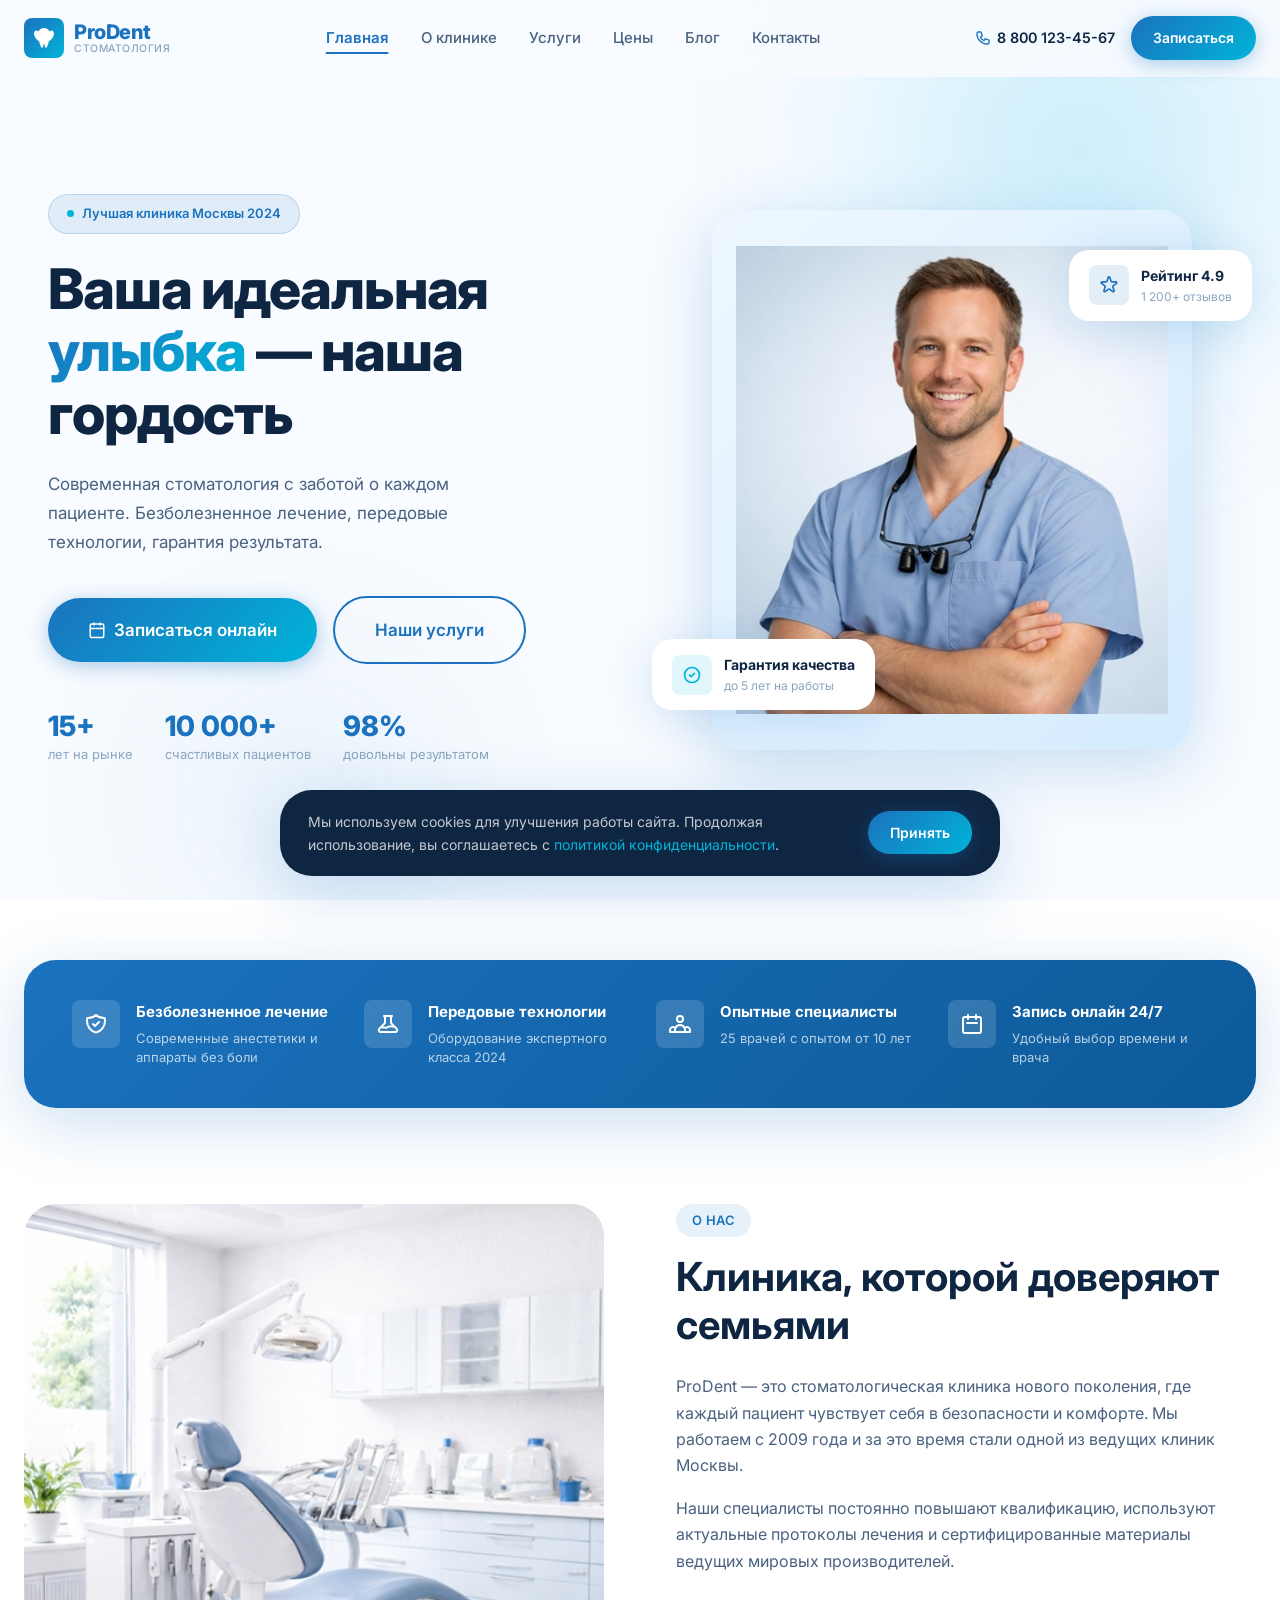
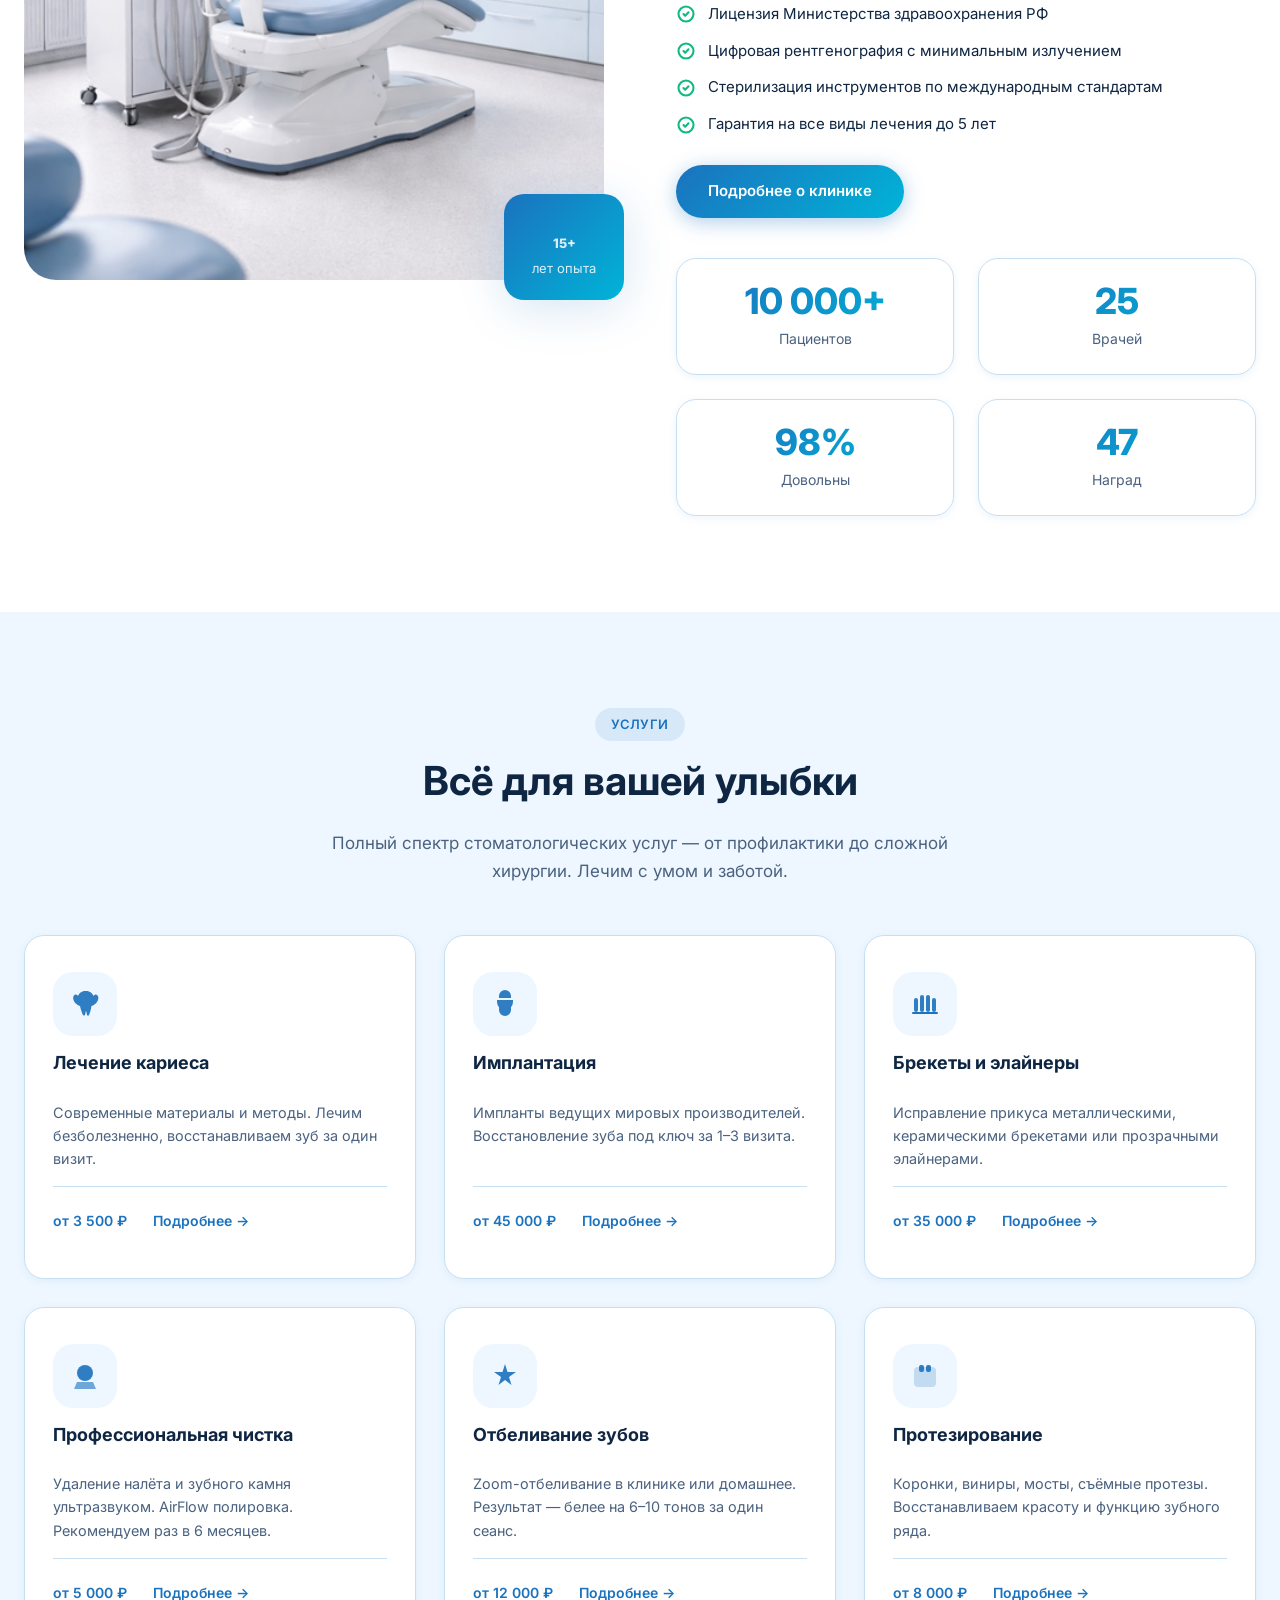
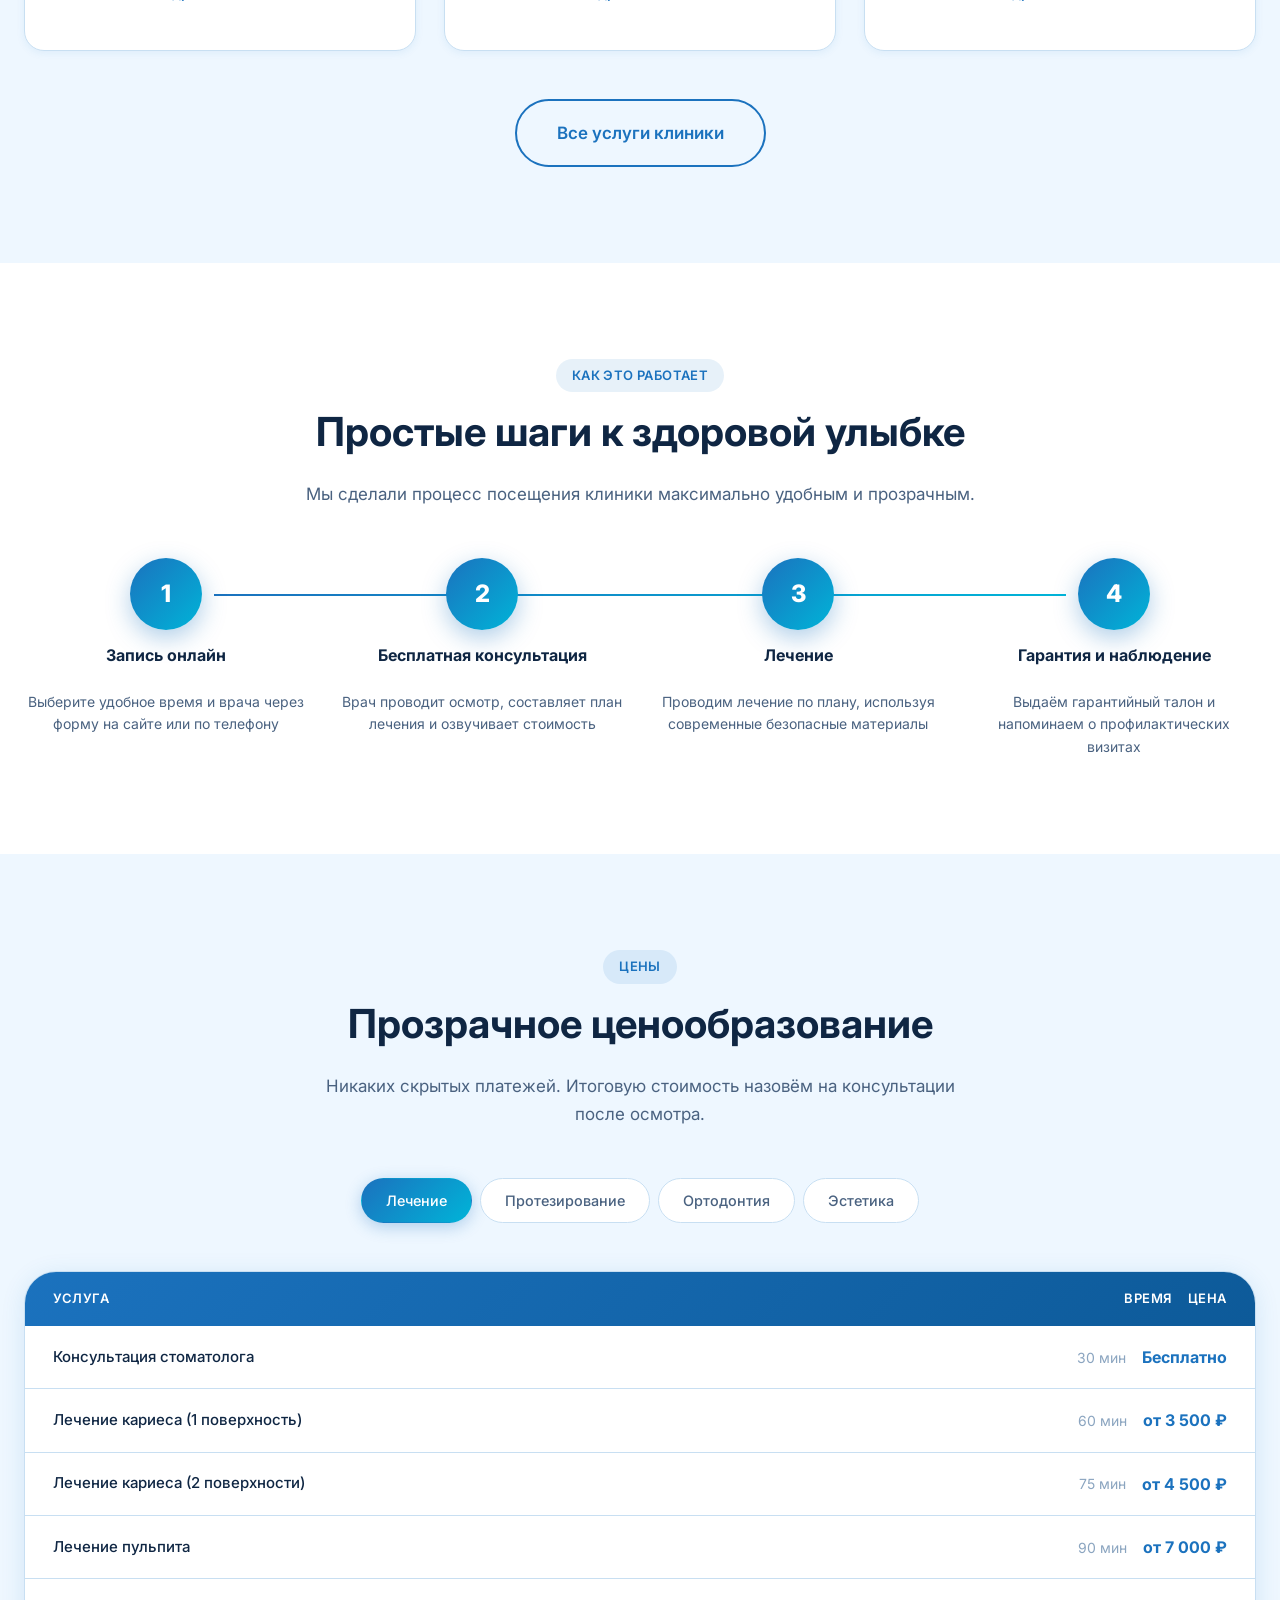
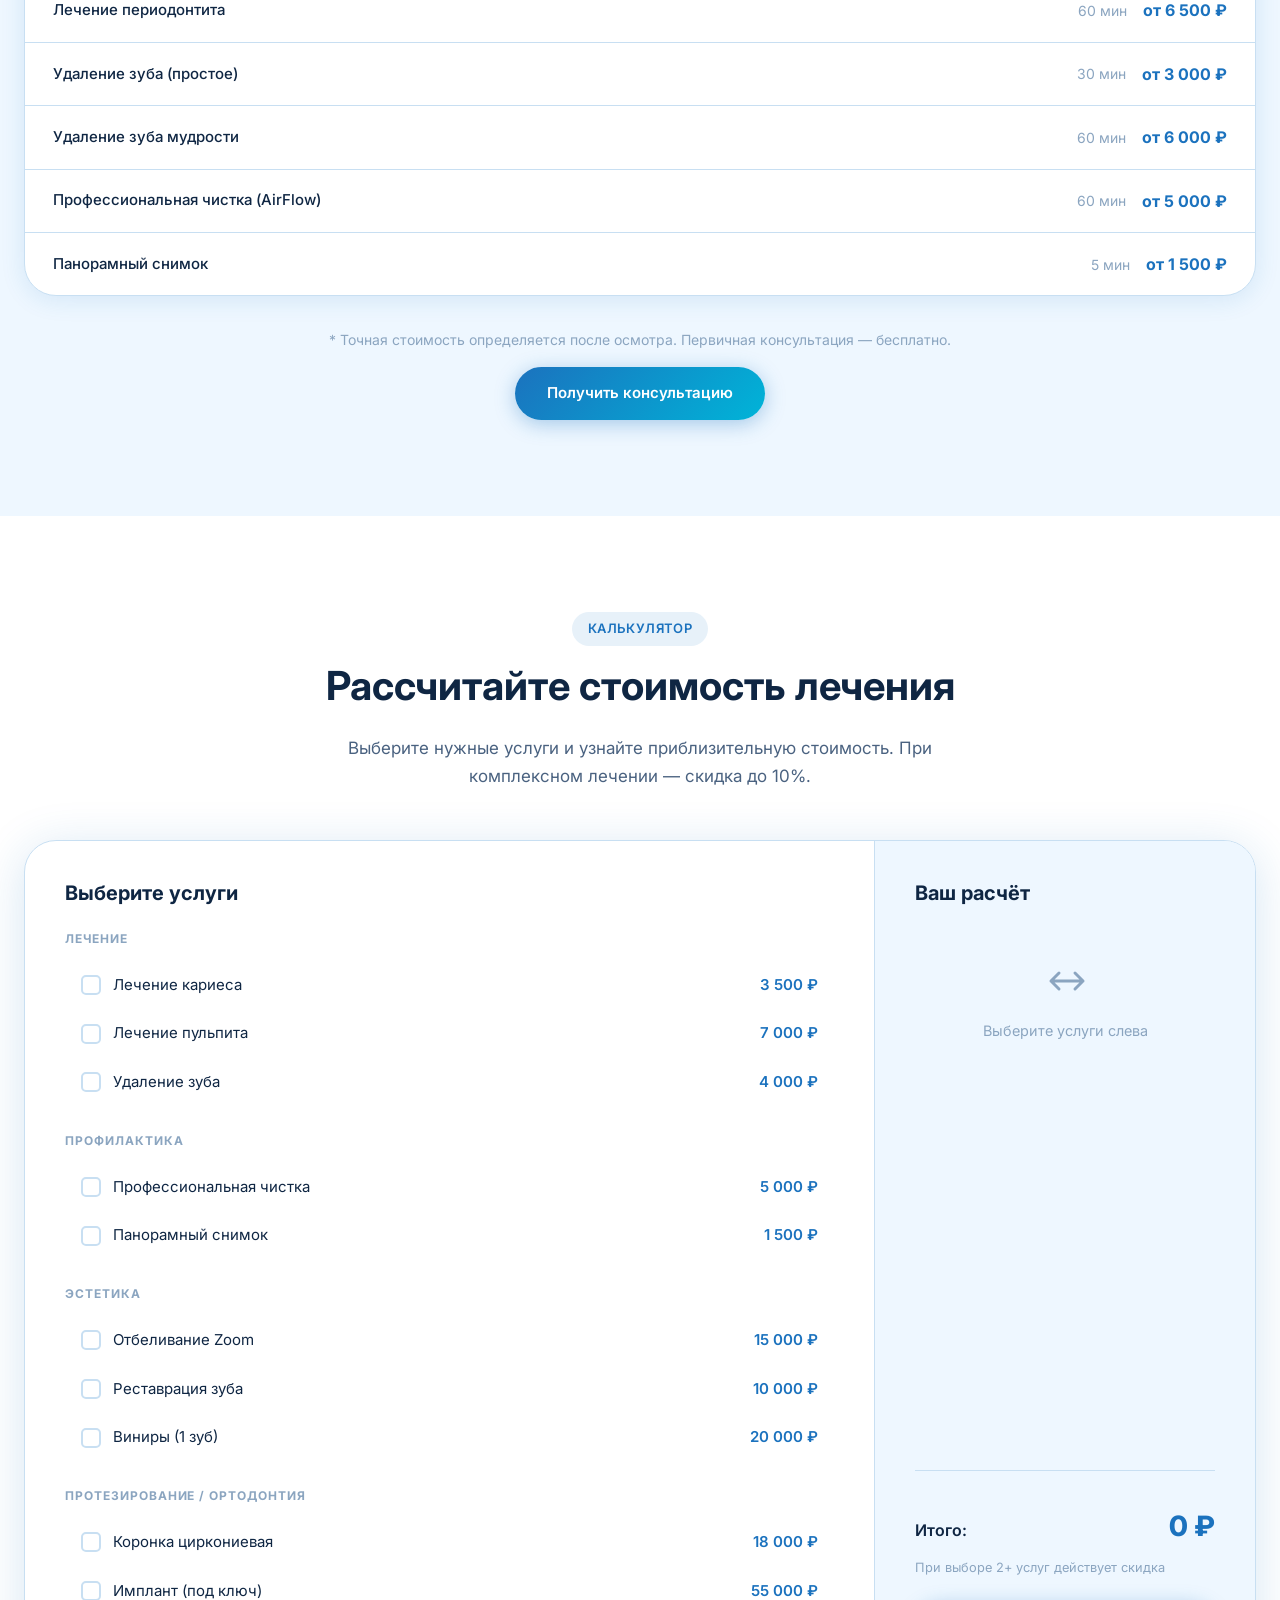
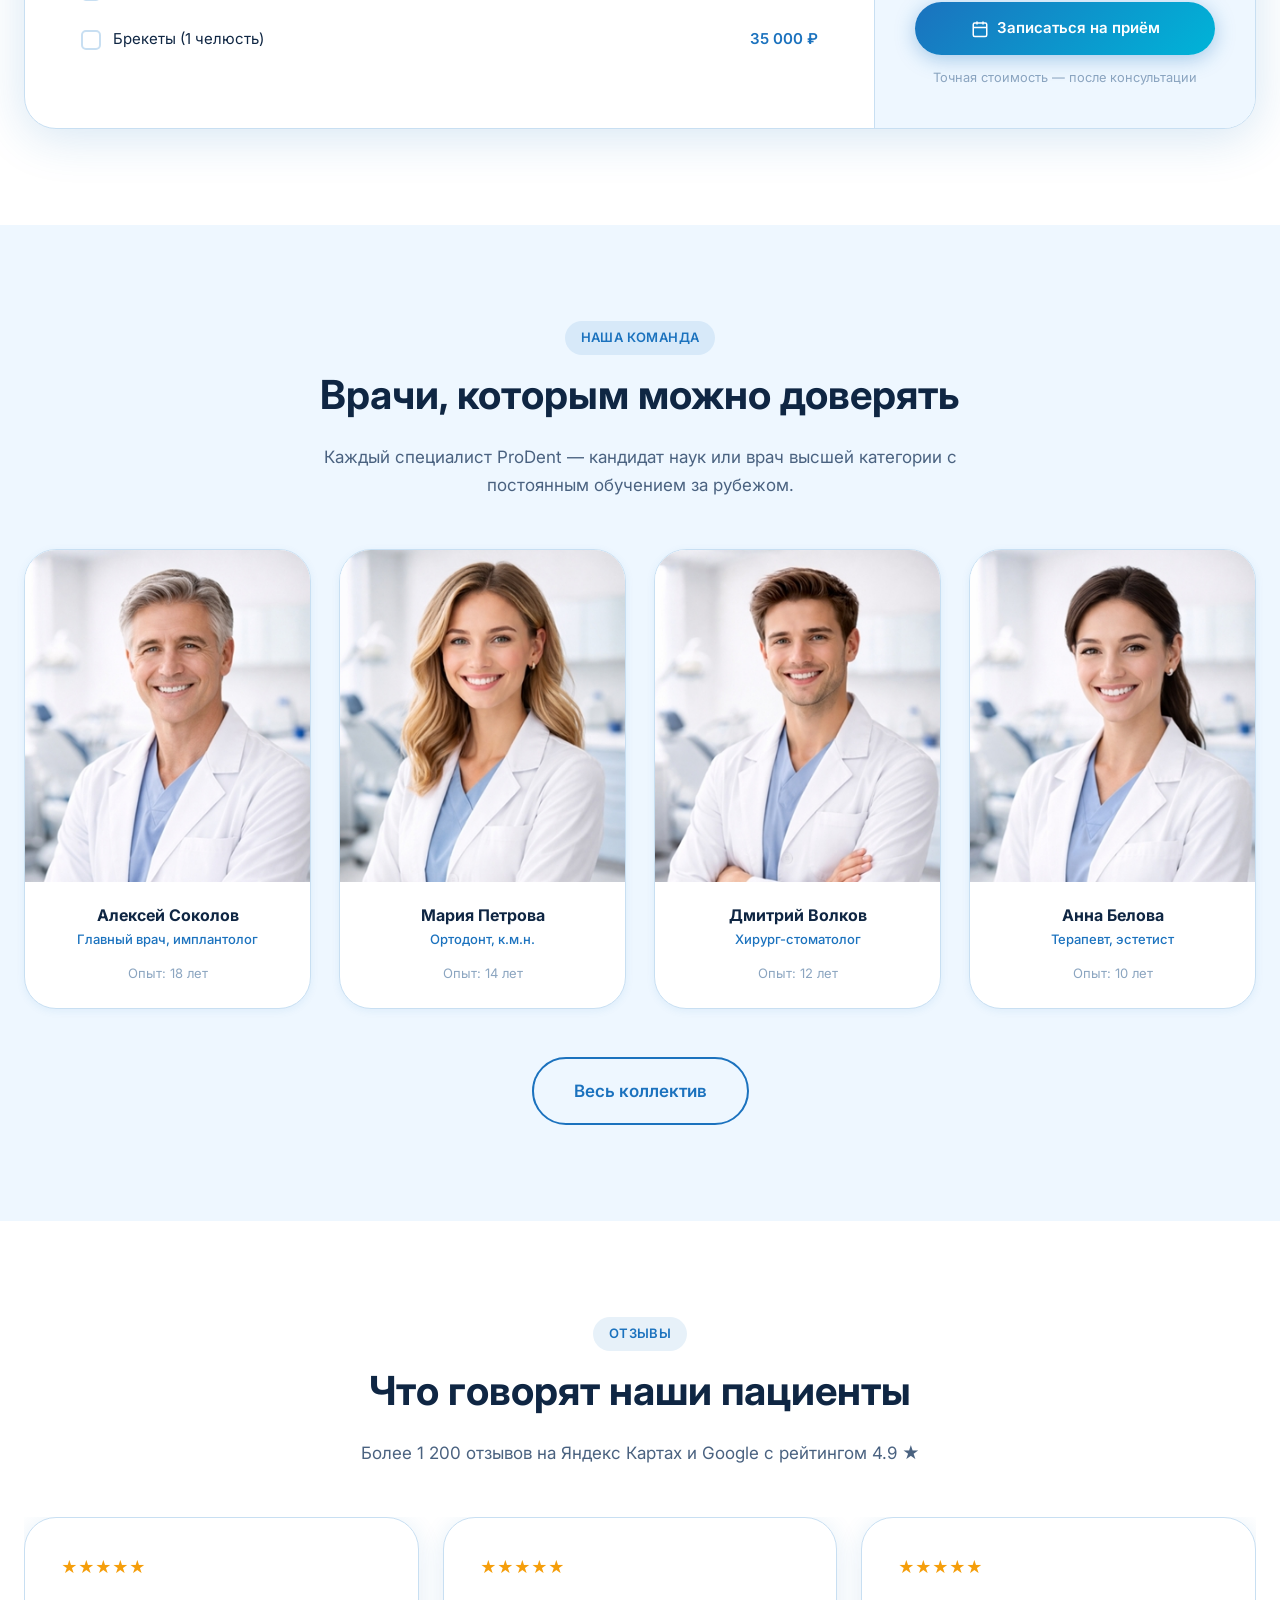
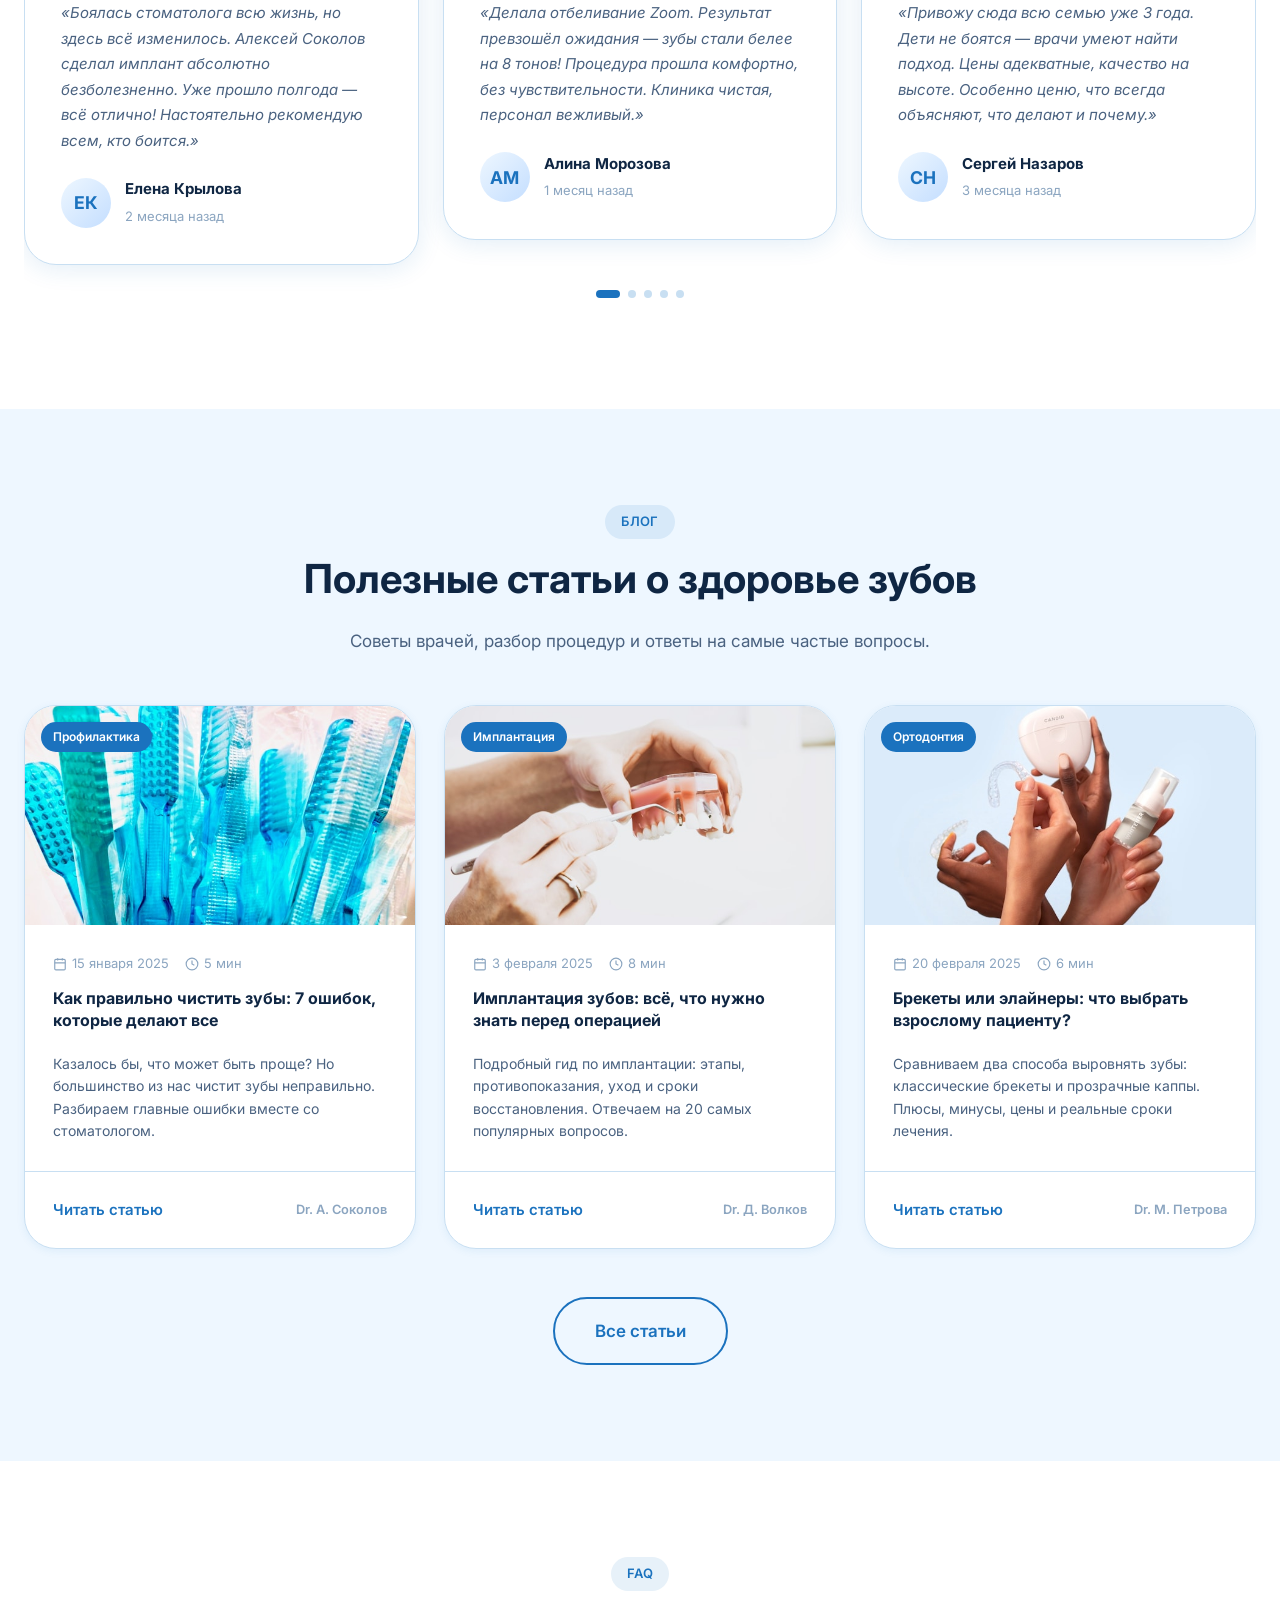
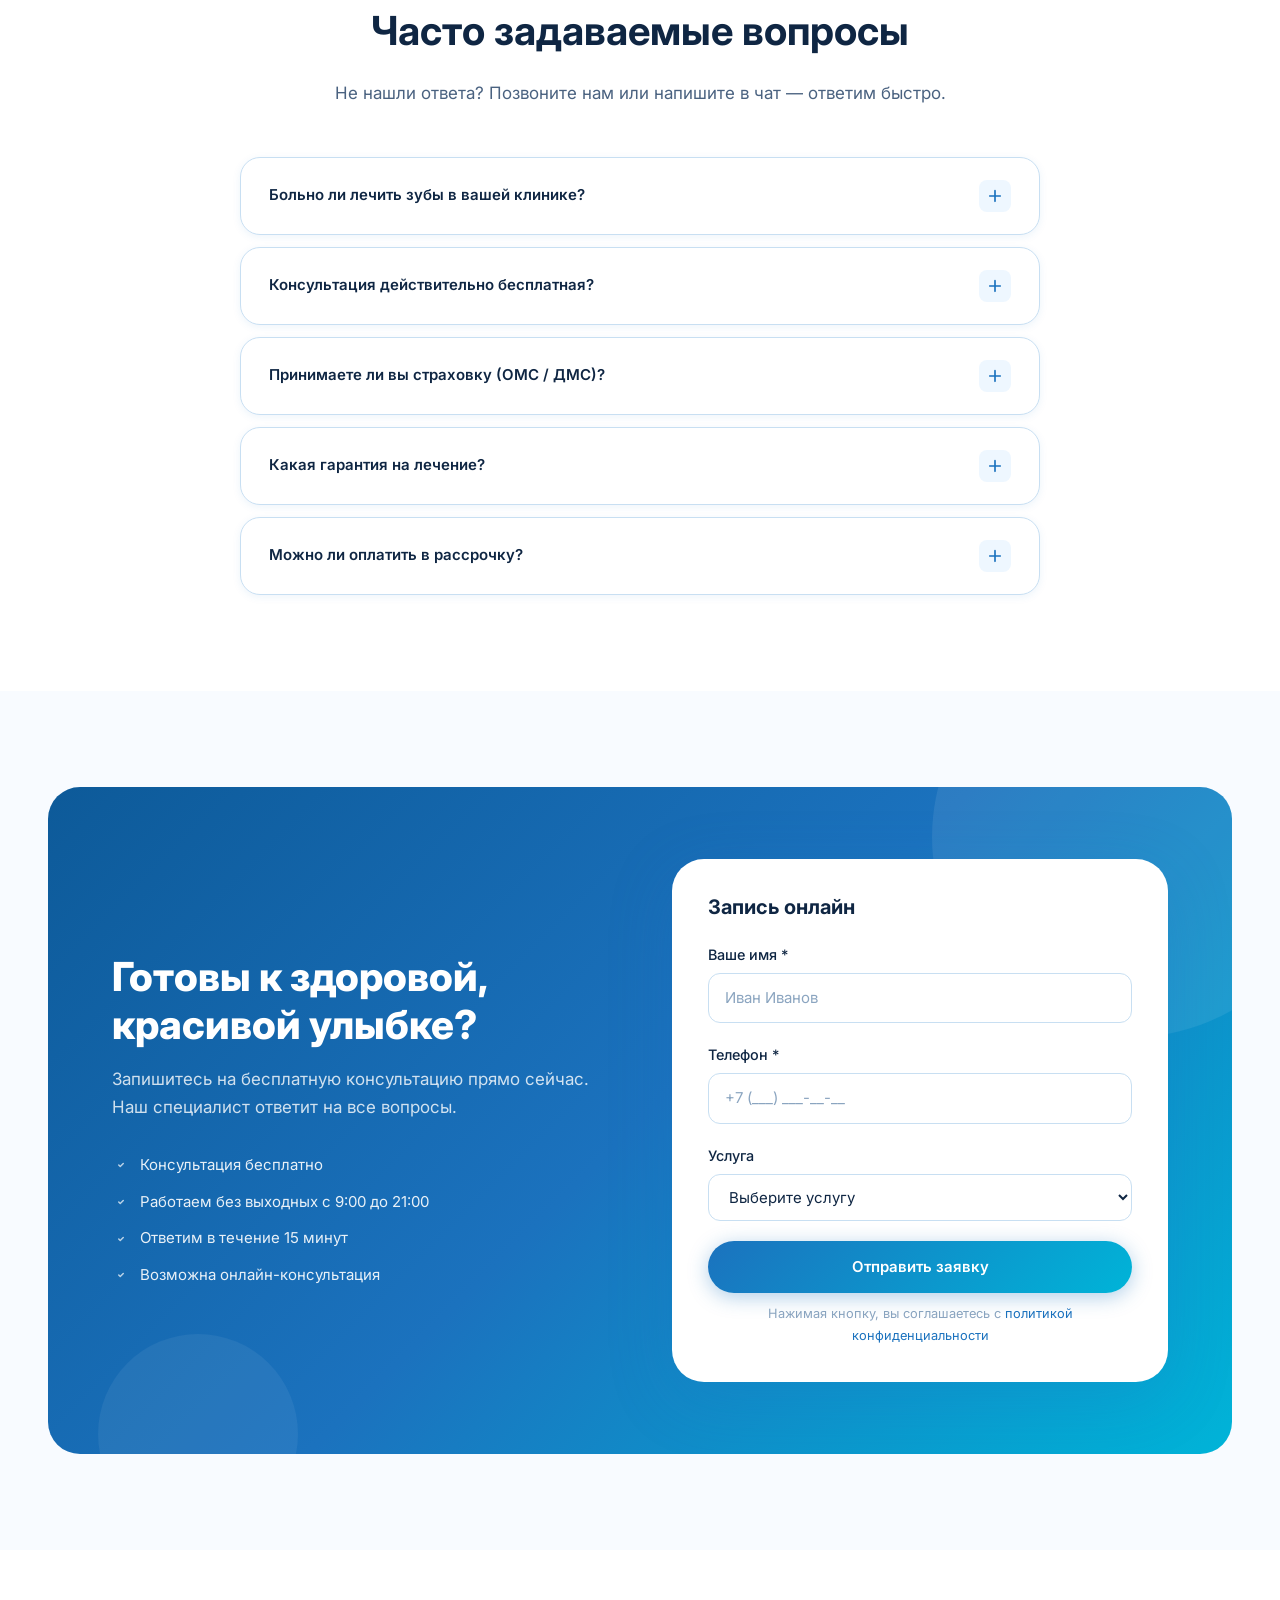
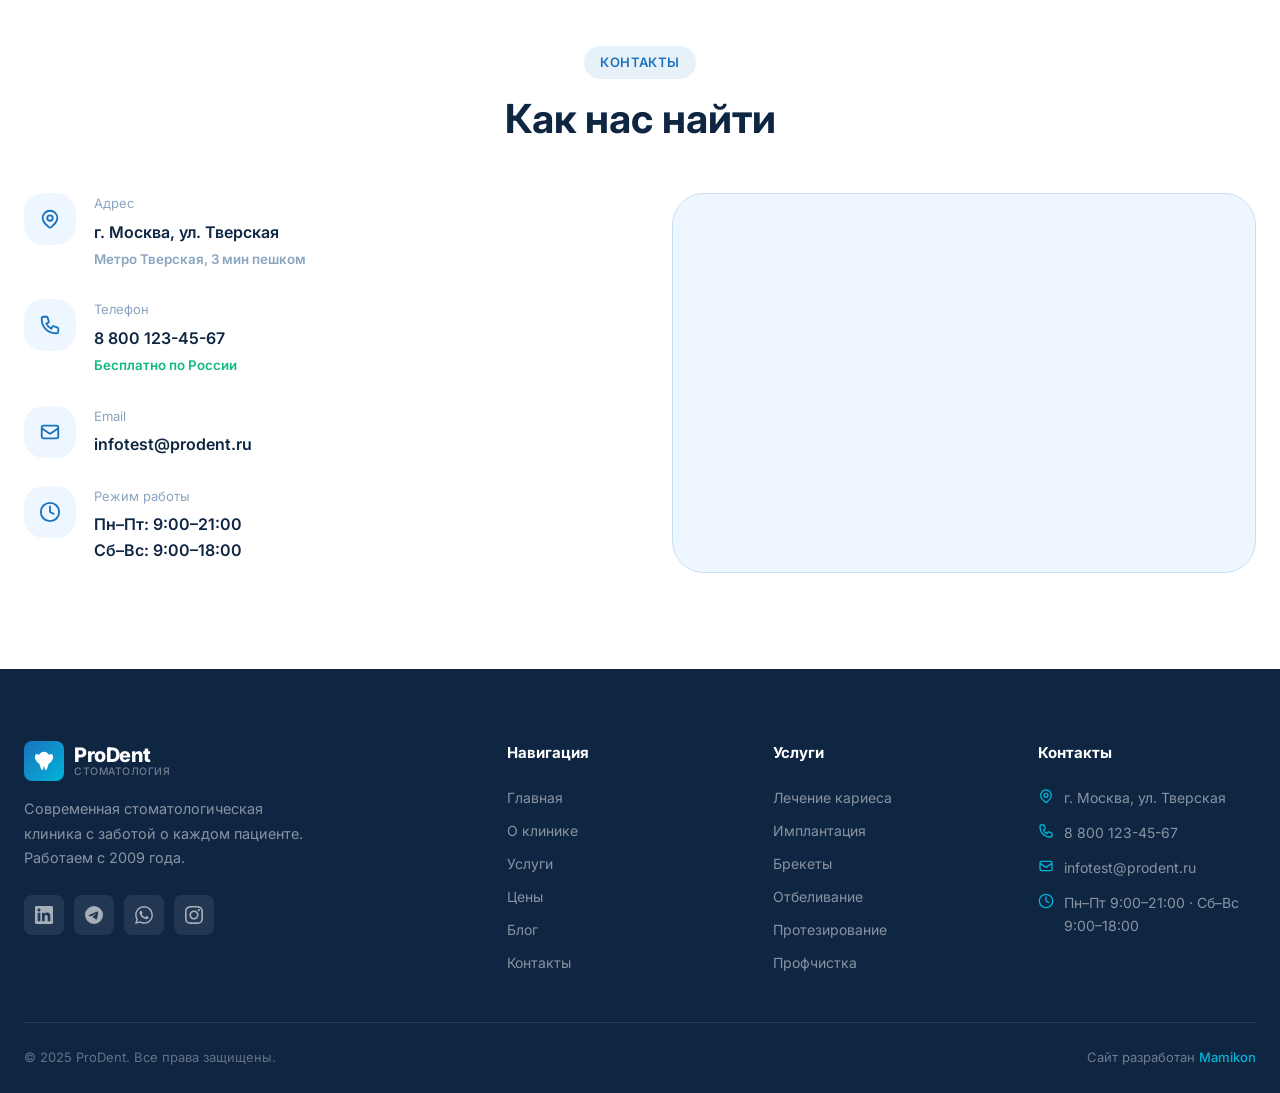
<file: index.html>
﻿<!DOCTYPE html>
<html lang="ru">

<head>
  <meta charset="UTF-8" />
  <meta name="viewport" content="width=device-width, initial-scale=1.0" />
  <link rel="apple-touch-icon" sizes="180x180" href="assets/img/favicon/apple-touch-icon.png">
  <link rel="icon" type="image/png" sizes="32x32" href="assets/img/favicon/favicon-32x32.png">
  <link rel="icon" type="image/png" sizes="16x16" href="assets/img/favicon/favicon-16x16.png">
  <meta name="description"
    content="ProDent — современная стоматологическая клиника. Безболезненное лечение, имплантация, отбеливание, брекеты. Запишитесь онлайн!" />
  <title>ProDent — Стоматологическая клиника</title>

  <!-- Fonts -->
  <link rel="preconnect" href="https://fonts.googleapis.com" />
  <link rel="preconnect" href="https://fonts.gstatic.com" crossorigin />
  <link href="https://fonts.googleapis.com/css2?family=Inter:wght@300;400;500;600;700;800;900&display=swap"
    rel="stylesheet" />

  <!-- AOS -->
  <link rel="stylesheet" href="https://unpkg.com/aos@2.3.4/dist/aos.css" />
  <!-- Swiper -->
  <link rel="stylesheet" href="https://cdn.jsdelivr.net/npm/swiper@11/swiper-bundle.min.css" />

  <link rel="stylesheet" href="assets/css/style.css" />
</head>

<body>

  <!-- Scroll progress -->
  <div class="scroll-progress" id="scrollProgress"></div>

  <!-- ======================== HEADER ======================== -->
  <header class="header" id="header">
    <div class="container">
      <div class="header__inner">

        <a href="index.html" class="logo">
          <div class="logo__icon">
            <svg width="24" height="24" viewBox="0 0 24 24" fill="none" xmlns="http://www.w3.org/2000/svg">
              <path
                d="M12 2C9.5 2 7.5 3.5 6.5 5.5C5.5 4.5 4 4 3 5C1.5 6.5 2 9 3 11C4 13 5.5 14.5 7 15C7.5 17 8 19 9 21C9.5 22 10.5 22 11 21L12 17L13 21C13.5 22 14.5 22 15 21C16 19 16.5 17 17 15C18.5 14.5 20 13 21 11C22 9 22.5 6.5 21 5C20 4 18.5 4.5 17.5 5.5C16.5 3.5 14.5 2 12 2Z"
                fill="white" />
            </svg>
          </div>
          <div class="logo__text">
            <span class="logo__name">ProDent</span>
            <span class="logo__sub">Стоматология</span>
          </div>
        </a>

        <nav class="nav">
          <a href="index.html" class="nav__link active">Главная</a>
          <a href="about.html" class="nav__link">О клинике</a>
          <a href="services.html" class="nav__link">Услуги</a>
          <a href="#pricing" class="nav__link">Цены</a>
          <a href="blog.html" class="nav__link">Блог</a>
          <a href="contacts.html" class="nav__link">Контакты</a>
        </nav>

        <div class="header__actions">
          <a href="tel:+78001234567" class="header__phone">
            <svg width="16" height="16" fill="none" viewBox="0 0 24 24" stroke="currentColor" stroke-width="2">
              <path stroke-linecap="round" stroke-linejoin="round"
                d="M3 5a2 2 0 012-2h3.28a1 1 0 01.948.684l1.498 4.493a1 1 0 01-.502 1.21l-2.257 1.13a11.042 11.042 0 005.516 5.516l1.13-2.257a1 1 0 011.21-.502l4.493 1.498a1 1 0 01.684.949V19a2 2 0 01-2 2h-1C9.716 21 3 14.284 3 6V5z" />
            </svg>
            8 800 123-45-67
          </a>
          <a href="#cta" class="btn btn--primary btn--sm">Записаться</a>
        </div>

        <button class="burger" aria-label="Меню">
          <span></span><span></span><span></span>
        </button>

      </div>
    </div>
  </header>

  <!-- Mobile menu -->
  <div class="mobile-menu">
    <div class="mobile-menu__overlay"></div>
    <div class="mobile-menu__panel">
      <button class="mobile-menu__close" aria-label="Закрыть">✕</button>
      <nav class="mobile-nav">
        <a href="index.html" class="mobile-nav__link active">Главная</a>
        <a href="about.html" class="mobile-nav__link">О клинике</a>
        <a href="services.html" class="mobile-nav__link">Услуги</a>
        <a href="#pricing" class="mobile-nav__link">Цены</a>
        <a href="blog.html" class="mobile-nav__link">Блог</a>
        <a href="contacts.html" class="mobile-nav__link">Контакты</a>
      </nav>
      <div class="mobile-menu__footer">
        <a href="tel:+78001234567" class="mobile-menu__phone">
          <svg width="20" height="20" fill="none" viewBox="0 0 24 24" stroke="currentColor" stroke-width="2">
            <path stroke-linecap="round" stroke-linejoin="round"
              d="M3 5a2 2 0 012-2h3.28a1 1 0 01.948.684l1.498 4.493a1 1 0 01-.502 1.21l-2.257 1.13a11.042 11.042 0 005.516 5.516l1.13-2.257a1 1 0 011.21-.502l4.493 1.498a1 1 0 01.684.949V19a2 2 0 01-2 2h-1C9.716 21 3 14.284 3 6V5z" />
          </svg>
          8 800 123-45-67
        </a>
        <a href="#cta" class="btn btn--primary" style="width:100%;justify-content:center;">Записаться онлайн</a>
      </div>
    </div>
  </div>

  <!-- ======================== HERO ======================== -->
  <section class="hero" id="home">
    <div class="hero__bg-shape hero__bg-shape--1"></div>
    <div class="hero__bg-shape hero__bg-shape--2"></div>

    <div class="container">
      <div class="hero__grid">

        <div class="hero__text">
          <div class="hero__badge animate-fadeInUp animate-delay-1">
            <span class="hero__badge-dot"></span>
            Лучшая клиника Москвы 2024
          </div>
          <h1 class="hero__title">
            Ваша идеальная <span class="text-gradient">улыбка</span> — наша гордость
          </h1>
          <p class="hero__desc">
            Современная стоматология с заботой о каждом пациенте. Безболезненное лечение,
            передовые технологии, гарантия результата.
          </p>
          <div class="hero__actions animate-fadeInUp animate-delay-4">
            <a href="#cta" class="btn btn--primary btn--lg">
              <svg width="18" height="18" fill="none" viewBox="0 0 24 24" stroke="currentColor" stroke-width="2">
                <rect x="3" y="4" width="18" height="18" rx="2" />
                <path d="M16 2v4M8 2v4M3 10h18" />
              </svg>
              Записаться онлайн
            </a>
            <a href="services.html" class="btn btn--outline btn--lg">Наши услуги</a>
          </div>
          <div class="hero__stats animate-fadeInUp animate-delay-5">
            <div class="hero__stat">
              <span class="hero__stat-value">15+</span>
              <span class="hero__stat-label">лет на рынке</span>
            </div>
            <div class="hero__stat">
              <span class="hero__stat-value">10 000+</span>
              <span class="hero__stat-label">счастливых пациентов</span>
            </div>
            <div class="hero__stat">
              <span class="hero__stat-value">98%</span>
              <span class="hero__stat-label">довольны результатом</span>
            </div>
          </div>
        </div>

        <div class="hero__visual">
          <div class="hero__img-wrap">
            <div class="hero__img-placeholder">
              <img src="assets/img/intro-hero.jpg" alt="Фото врача">
            </div>
          </div>

          <!-- Floating cards -->
          <div class="hero__float-card hero__float-card--1">
            <div class="hero__float-icon hero__float-icon--cyan">
              <svg width="20" height="20" fill="none" viewBox="0 0 24 24" stroke="currentColor" stroke-width="2">
                <path stroke-linecap="round" stroke-linejoin="round"
                  d="M9 12l2 2 4-4m6 2a9 9 0 11-18 0 9 9 0 0118 0z" />
              </svg>
            </div>
            <div class="hero__float-text">
              <strong>Гарантия качества</strong>
              <span>до 5 лет на работы</span>
            </div>
          </div>

          <div class="hero__float-card hero__float-card--2">
            <div class="hero__float-icon hero__float-icon--blue">
              <svg width="20" height="20" viewBox="0 0 24 24" fill="none" stroke="currentColor" stroke-width="2">
                <path stroke-linecap="round" stroke-linejoin="round"
                  d="M11.049 2.927c.3-.921 1.603-.921 1.902 0l1.519 4.674a1 1 0 00.95.69h4.915c.969 0 1.371 1.24.588 1.81l-3.976 2.888a1 1 0 00-.363 1.118l1.518 4.674c.3.922-.755 1.688-1.538 1.118l-3.976-2.888a1 1 0 00-1.176 0l-3.976 2.888c-.783.57-1.838-.197-1.538-1.118l1.518-4.674a1 1 0 00-.363-1.118l-3.976-2.888c-.784-.57-.38-1.81.588-1.81h4.914a1 1 0 00.951-.69l1.519-4.674z" />
              </svg>
            </div>
            <div class="hero__float-text">
              <strong>Рейтинг 4.9</strong>
              <span>1 200+ отзывов</span>
            </div>
          </div>
        </div>

      </div>
    </div>

  </section>

  <!-- ======================== FEATURES STRIP ======================== -->
  <section class="features-strip section section--white">
    <div class="container">
      <div class="features-strip__inner">

        <div class="feature-item" data-aos="fade-up" data-aos-delay="0">
          <div class="feature-item__icon">
            <svg width="24" height="24" fill="none" viewBox="0 0 24 24" stroke="currentColor" stroke-width="2">
              <path stroke-linecap="round" stroke-linejoin="round"
                d="M9 12l2 2 4-4m5.618-4.016A11.955 11.955 0 0112 2.944a11.955 11.955 0 01-8.618 3.04A12.02 12.02 0 003 9c0 5.591 3.824 10.29 9 11.622 5.176-1.332 9-6.03 9-11.622 0-1.042-.133-2.052-.382-3.016z" />
            </svg>
          </div>
          <div>
            <div class="feature-item__title">Безболезненное лечение</div>
            <div class="feature-item__text">Современные анестетики и аппараты без боли</div>
          </div>
        </div>

        <div class="feature-item" data-aos="fade-up" data-aos-delay="100">
          <div class="feature-item__icon">
            <svg width="24" height="24" fill="none" viewBox="0 0 24 24" stroke="currentColor" stroke-width="2">
              <path stroke-linecap="round" stroke-linejoin="round"
                d="M19.428 15.428a2 2 0 00-1.022-.547l-2.387-.477a6 6 0 00-3.86.517l-.318.158a6 6 0 01-3.86.517L6.05 15.21a2 2 0 00-1.806.547M8 4h8l-1 1v5.172a2 2 0 00.586 1.414l5 5c1.26 1.26.367 3.414-1.415 3.414H4.828c-1.782 0-2.674-2.154-1.414-3.414l5-5A2 2 0 009 10.172V5L8 4z" />
            </svg>
          </div>
          <div>
            <div class="feature-item__title">Передовые технологии</div>
            <div class="feature-item__text">Оборудование экспертного класса 2024</div>
          </div>
        </div>

        <div class="feature-item" data-aos="fade-up" data-aos-delay="200">
          <div class="feature-item__icon">
            <svg width="24" height="24" fill="none" viewBox="0 0 24 24" stroke="currentColor" stroke-width="2">
              <path stroke-linecap="round" stroke-linejoin="round"
                d="M17 20h5v-2a3 3 0 00-5.356-1.857M17 20H7m10 0v-2c0-.656-.126-1.283-.356-1.857M7 20H2v-2a3 3 0 015.356-1.857M7 20v-2c0-.656.126-1.283.356-1.857m0 0a5.002 5.002 0 019.288 0M15 7a3 3 0 11-6 0 3 3 0 016 0z" />
            </svg>
          </div>
          <div>
            <div class="feature-item__title">Опытные специалисты</div>
            <div class="feature-item__text">25 врачей с опытом от 10 лет</div>
          </div>
        </div>

        <div class="feature-item" data-aos="fade-up" data-aos-delay="300">
          <div class="feature-item__icon">
            <svg width="24" height="24" fill="none" viewBox="0 0 24 24" stroke="currentColor" stroke-width="2">
              <path stroke-linecap="round" stroke-linejoin="round"
                d="M8 7V3m8 4V3m-9 8h10M5 21h14a2 2 0 002-2V7a2 2 0 00-2-2H5a2 2 0 00-2 2v12a2 2 0 002 2z" />
            </svg>
          </div>
          <div>
            <div class="feature-item__title">Запись онлайн 24/7</div>
            <div class="feature-item__text">Удобный выбор времени и врача</div>
          </div>
        </div>

      </div>
    </div>
  </section>

  <!-- ======================== ABOUT ======================== -->
  <section class="section section--white" id="about">
    <div class="container">
      <div class="about__grid">

        <div class="about__img-wrap">
          <div class="about__img">
            <img src="assets/img/clinic.jpg" alt="Клиника">
          </div>
          <div class="about__exp-badge" data-aos="zoom-in" data-aos-delay="300">
            <strong><span data-counter="15" data-suffix="+">0+</span></strong>
            <span>лет опыта</span>
          </div>
        </div>

        <div class="about__text" data-aos="fade-up">
          <div class="section-badge">О нас</div>
          <h2>Клиника, которой доверяют семьями</h2>
          <p>ProDent — это стоматологическая клиника нового поколения, где каждый пациент чувствует себя в безопасности
            и комфорте. Мы работаем с 2009 года и за это время стали одной из ведущих клиник Москвы.</p>
          <p>Наши специалисты постоянно повышают квалификацию, используют актуальные протоколы лечения и
            сертифицированные материалы ведущих мировых производителей.</p>

          <ul class="about__list">
            <li class="about__list-item">
              <svg width="20" height="20" fill="none" viewBox="0 0 24 24" stroke="currentColor" stroke-width="2.5">
                <path stroke-linecap="round" stroke-linejoin="round"
                  d="M9 12l2 2 4-4m6 2a9 9 0 11-18 0 9 9 0 0118 0z" />
              </svg>
              Лицензия Министерства здравоохранения РФ
            </li>
            <li class="about__list-item">
              <svg width="20" height="20" fill="none" viewBox="0 0 24 24" stroke="currentColor" stroke-width="2.5">
                <path stroke-linecap="round" stroke-linejoin="round"
                  d="M9 12l2 2 4-4m6 2a9 9 0 11-18 0 9 9 0 0118 0z" />
              </svg>
              Цифровая рентгенография с минимальным излучением
            </li>
            <li class="about__list-item">
              <svg width="20" height="20" fill="none" viewBox="0 0 24 24" stroke="currentColor" stroke-width="2.5">
                <path stroke-linecap="round" stroke-linejoin="round"
                  d="M9 12l2 2 4-4m6 2a9 9 0 11-18 0 9 9 0 0118 0z" />
              </svg>
              Стерилизация инструментов по международным стандартам
            </li>
            <li class="about__list-item">
              <svg width="20" height="20" fill="none" viewBox="0 0 24 24" stroke="currentColor" stroke-width="2.5">
                <path stroke-linecap="round" stroke-linejoin="round"
                  d="M9 12l2 2 4-4m6 2a9 9 0 11-18 0 9 9 0 0118 0z" />
              </svg>
              Гарантия на все виды лечения до 5 лет
            </li>
          </ul>

          <a href="about.html" class="btn btn--primary">Подробнее о клинике</a>

          <div class="about__counters" data-aos="fade-up" data-aos-delay="200">
            <div class="counter-card">
              <div class="counter-card__value"><span data-counter="10000" data-suffix="+">0</span></div>
              <div class="counter-card__label">Пациентов</div>
            </div>
            <div class="counter-card">
              <div class="counter-card__value"><span data-counter="25">0</span></div>
              <div class="counter-card__label">Врачей</div>
            </div>
            <div class="counter-card">
              <div class="counter-card__value"><span data-counter="98" data-suffix="%">0</span></div>
              <div class="counter-card__label">Довольны</div>
            </div>
            <div class="counter-card">
              <div class="counter-card__value"><span data-counter="47">0</span></div>
              <div class="counter-card__label">Наград</div>
            </div>
          </div>

        </div>
      </div>
    </div>
  </section>

  <!-- ======================== SERVICES ======================== -->
  <section class="section section--alt" id="services">
    <div class="container">
      <div class="section-header" data-aos="fade-up">
        <div class="section-badge">Услуги</div>
        <h2>Всё для вашей улыбки</h2>
        <p>Полный спектр стоматологических услуг — от профилактики до сложной хирургии. Лечим с умом и заботой.</p>
      </div>

      <div class="services__grid">

        <div class="service-card" data-aos="fade-up" data-aos-delay="0">
          <div class="service-card__icon">
            <svg width="32" height="32" viewBox="0 0 32 32" fill="none">
              <path
                d="M16 3C12.5 3 10 5.5 9 8C8 6.5 6 6 5 7.5C3.5 9 4 12 5.5 14C7 16 9 17.5 11 18C11.5 20.5 12.5 23.5 13.5 26C14 27.5 15 28 16 27L17 22.5L18 27C18.5 28 19.5 28 20 27C21.5 23.5 22 20.5 22.5 18C24.5 17.5 26.5 16 28 14C29.5 12 30 9 28.5 7.5C27.5 6 25.5 6.5 24.5 8C23.5 5.5 21 3 17.5 3H16Z"
                fill="currentColor" opacity=".9" />
            </svg>
          </div>
          <h3 class="service-card__title">Лечение кариеса</h3>
          <p class="service-card__desc">Современные материалы и методы. Лечим безболезненно, восстанавливаем зуб за один
            визит.</p>
          <div class="service-card__price">от 3 500 ₽ <a href="services.html" class="btn btn--ghost btn--sm"
              style="display:inline-flex;margin-left:auto;">Подробнее →</a></div>
        </div>

        <div class="service-card" data-aos="fade-up" data-aos-delay="100">
          <div class="service-card__icon">
            <svg width="32" height="32" fill="none" viewBox="0 0 32 32">
              <path d="M10 8a6 6 0 1112 0v2H10V8zm-2 4h16v2a8 8 0 01-16 0v-2zm2 6h12v4a6 6 0 01-12 0v-4z"
                fill="currentColor" opacity=".9" />
            </svg>
          </div>
          <h3 class="service-card__title">Имплантация</h3>
          <p class="service-card__desc">Импланты ведущих мировых производителей. Восстановление зуба под ключ за 1–3
            визита.</p>
          <div class="service-card__price">от 45 000 ₽ <a href="services.html" class="btn btn--ghost btn--sm"
              style="display:inline-flex;margin-left:auto;">Подробнее →</a></div>
        </div>

        <div class="service-card" data-aos="fade-up" data-aos-delay="200">
          <div class="service-card__icon">
            <svg width="32" height="32" fill="none" viewBox="0 0 32 32">
              <rect x="5" y="10" width="4" height="14" rx="2" fill="currentColor" opacity=".9" />
              <rect x="11" y="7" width="4" height="17" rx="2" fill="currentColor" opacity=".9" />
              <rect x="17" y="7" width="4" height="17" rx="2" fill="currentColor" opacity=".9" />
              <rect x="23" y="10" width="4" height="14" rx="2" fill="currentColor" opacity=".9" />
              <path d="M4 25h24" stroke="currentColor" stroke-width="2" stroke-linecap="round" />
            </svg>
          </div>
          <h3 class="service-card__title">Брекеты и элайнеры</h3>
          <p class="service-card__desc">Исправление прикуса металлическими, керамическими брекетами или прозрачными
            элайнерами.</p>
          <div class="service-card__price">от 35 000 ₽ <a href="services.html" class="btn btn--ghost btn--sm"
              style="display:inline-flex;margin-left:auto;">Подробнее →</a></div>
        </div>

        <div class="service-card" data-aos="fade-up" data-aos-delay="0">
          <div class="service-card__icon">
            <svg width="32" height="32" fill="none" viewBox="0 0 32 32">
              <circle cx="16" cy="13" r="8" fill="currentColor" opacity=".9" />
              <path d="M8 22l-3 7h22l-3-7" fill="currentColor" opacity=".6" />
            </svg>
          </div>
          <h3 class="service-card__title">Профессиональная чистка</h3>
          <p class="service-card__desc">Удаление налёта и зубного камня ультразвуком. AirFlow полировка. Рекомендуем раз
            в 6 месяцев.</p>
          <div class="service-card__price">от 5 000 ₽ <a href="services.html" class="btn btn--ghost btn--sm"
              style="display:inline-flex;margin-left:auto;">Подробнее →</a></div>
        </div>

        <div class="service-card" data-aos="fade-up" data-aos-delay="100">
          <div class="service-card__icon">
            <svg width="32" height="32" fill="none" viewBox="0 0 32 32">
              <path d="M16 4l2.5 8H27l-7 5 2.5 8L16 20l-6.5 5 2.5-8L5 12h8.5L16 4z" fill="currentColor" opacity=".9" />
            </svg>
          </div>
          <h3 class="service-card__title">Отбеливание зубов</h3>
          <p class="service-card__desc">Zoom-отбеливание в клинике или домашнее. Результат — белее на 6–10 тонов за один
            сеанс.</p>
          <div class="service-card__price">от 12 000 ₽ <a href="services.html" class="btn btn--ghost btn--sm"
              style="display:inline-flex;margin-left:auto;">Подробнее →</a></div>
        </div>

        <div class="service-card" data-aos="fade-up" data-aos-delay="200">
          <div class="service-card__icon">
            <svg width="32" height="32" fill="none" viewBox="0 0 32 32">
              <rect x="6" y="8" width="20" height="18" rx="3" fill="currentColor" opacity=".2" stroke="currentColor"
                stroke-width="2" />
              <rect x="10" y="5" width="5" height="7" rx="2" fill="currentColor" opacity=".9" />
              <rect x="17" y="5" width="5" height="7" rx="2" fill="currentColor" opacity=".9" />
            </svg>
          </div>
          <h3 class="service-card__title">Протезирование</h3>
          <p class="service-card__desc">Коронки, виниры, мосты, съёмные протезы. Восстанавливаем красоту и функцию
            зубного ряда.</p>
          <div class="service-card__price">от 8 000 ₽ <a href="services.html" class="btn btn--ghost btn--sm"
              style="display:inline-flex;margin-left:auto;">Подробнее →</a></div>
        </div>

      </div>

      <div class="text-center mt-48" data-aos="fade-up">
        <a href="services.html" class="btn btn--outline btn--lg">Все услуги клиники</a>
      </div>
    </div>
  </section>

  <!-- ======================== HOW IT WORKS ======================== -->
  <section class="section section--white">
    <div class="container">
      <div class="section-header" data-aos="fade-up">
        <div class="section-badge">Как это работает</div>
        <h2>Простые шаги к здоровой улыбке</h2>
        <p>Мы сделали процесс посещения клиники максимально удобным и прозрачным.</p>
      </div>

      <div class="steps">
        <div class="step-item" data-aos="fade-up" data-aos-delay="0">
          <div class="step-item__num">1</div>
          <h4 class="step-item__title">Запись онлайн</h4>
          <p class="step-item__text">Выберите удобное время и врача через форму на сайте или по телефону</p>
        </div>
        <div class="step-item" data-aos="fade-up" data-aos-delay="100">
          <div class="step-item__num">2</div>
          <h4 class="step-item__title">Бесплатная консультация</h4>
          <p class="step-item__text">Врач проводит осмотр, составляет план лечения и озвучивает стоимость</p>
        </div>
        <div class="step-item" data-aos="fade-up" data-aos-delay="200">
          <div class="step-item__num">3</div>
          <h4 class="step-item__title">Лечение</h4>
          <p class="step-item__text">Проводим лечение по плану, используя современные безопасные материалы</p>
        </div>
        <div class="step-item" data-aos="fade-up" data-aos-delay="300">
          <div class="step-item__num">4</div>
          <h4 class="step-item__title">Гарантия и наблюдение</h4>
          <p class="step-item__text">Выдаём гарантийный талон и напоминаем о профилактических визитах</p>
        </div>
      </div>
    </div>
  </section>

  <!-- ======================== PRICING ======================== -->
  <section class="section section--alt" id="pricing">
    <div class="container">
      <div class="section-header" data-aos="fade-up">
        <div class="section-badge">Цены</div>
        <h2>Прозрачное ценообразование</h2>
        <p>Никаких скрытых платежей. Итоговую стоимость назовём на консультации после осмотра.</p>
      </div>

      <div class="pricing__tabs" data-aos="fade-up">
        <button class="pricing__tab active" data-tab="tab-treatment">Лечение</button>
        <button class="pricing__tab" data-tab="tab-prosthetics">Протезирование</button>
        <button class="pricing__tab" data-tab="tab-ortho">Ортодонтия</button>
        <button class="pricing__tab" data-tab="tab-cosm">Эстетика</button>
      </div>

      <div data-aos="fade-up" data-aos-delay="100">

        <div class="pricing__panel active" id="tab-treatment">
          <div class="pricing-table">
            <div class="pricing-table__header">
              <span>Услуга</span><span>Время</span><span>Цена</span>
            </div>
            <div class="pricing-table__row"><span class="pricing-table__name">Консультация стоматолога</span><span
                class="pricing-table__time">30 мин</span><span class="pricing-table__price">Бесплатно</span></div>
            <div class="pricing-table__row"><span class="pricing-table__name">Лечение кариеса (1
                поверхность)</span><span class="pricing-table__time">60 мин</span><span class="pricing-table__price">от
                3 500 ₽</span></div>
            <div class="pricing-table__row"><span class="pricing-table__name">Лечение кариеса (2
                поверхности)</span><span class="pricing-table__time">75 мин</span><span class="pricing-table__price">от
                4 500 ₽</span></div>
            <div class="pricing-table__row"><span class="pricing-table__name">Лечение пульпита</span><span
                class="pricing-table__time">90 мин</span><span class="pricing-table__price">от 7 000 ₽</span></div>
            <div class="pricing-table__row"><span class="pricing-table__name">Лечение периодонтита</span><span
                class="pricing-table__time">60 мин</span><span class="pricing-table__price">от 6 500 ₽</span></div>
            <div class="pricing-table__row"><span class="pricing-table__name">Удаление зуба (простое)</span><span
                class="pricing-table__time">30 мин</span><span class="pricing-table__price">от 3 000 ₽</span></div>
            <div class="pricing-table__row"><span class="pricing-table__name">Удаление зуба мудрости</span><span
                class="pricing-table__time">60 мин</span><span class="pricing-table__price">от 6 000 ₽</span></div>
            <div class="pricing-table__row"><span class="pricing-table__name">Профессиональная чистка
                (AirFlow)</span><span class="pricing-table__time">60 мин</span><span class="pricing-table__price">от 5
                000 ₽</span></div>
            <div class="pricing-table__row"><span class="pricing-table__name">Панорамный снимок</span><span
                class="pricing-table__time">5 мин</span><span class="pricing-table__price">от 1 500 ₽</span></div>
          </div>
        </div>

        <div class="pricing__panel" id="tab-prosthetics">
          <div class="pricing-table">
            <div class="pricing-table__header">
              <span>Услуга</span><span>Срок</span><span>Цена</span>
            </div>
            <div class="pricing-table__row"><span class="pricing-table__name">Коронка металлокерамика</span><span
                class="pricing-table__time">7–10 дн</span><span class="pricing-table__price">от 8 000 ₽</span></div>
            <div class="pricing-table__row"><span class="pricing-table__name">Коронка диоксид циркония</span><span
                class="pricing-table__time">7–10 дн</span><span class="pricing-table__price">от 18 000 ₽</span></div>
            <div class="pricing-table__row"><span class="pricing-table__name">Коронка E.max (пресскерамика)</span><span
                class="pricing-table__time">7–10 дн</span><span class="pricing-table__price">от 22 000 ₽</span></div>
            <div class="pricing-table__row"><span class="pricing-table__name">Имплант + абатмент + коронка</span><span
                class="pricing-table__time">3–6 мес</span><span class="pricing-table__price">от 55 000 ₽</span></div>
            <div class="pricing-table__row"><span class="pricing-table__name">Виниры (1 зуб)</span><span
                class="pricing-table__time">7 дн</span><span class="pricing-table__price">от 20 000 ₽</span></div>
            <div class="pricing-table__row"><span class="pricing-table__name">Съёмный протез (полный)</span><span
                class="pricing-table__time">14 дн</span><span class="pricing-table__price">от 25 000 ₽</span></div>
            <div class="pricing-table__row"><span class="pricing-table__name">All-on-4 (полная реабилитация)</span><span
                class="pricing-table__time">1–2 дн</span><span class="pricing-table__price">от 200 000 ₽</span></div>
          </div>
        </div>

        <div class="pricing__panel" id="tab-ortho">
          <div class="pricing-table">
            <div class="pricing-table__header">
              <span>Услуга</span><span>Срок</span><span>Цена</span>
            </div>
            <div class="pricing-table__row"><span class="pricing-table__name">Консультация ортодонта</span><span
                class="pricing-table__time">45 мин</span><span class="pricing-table__price">Бесплатно</span></div>
            <div class="pricing-table__row"><span class="pricing-table__name">Брекеты металлические
                (челюсть)</span><span class="pricing-table__time">1–2 года</span><span class="pricing-table__price">от
                35 000 ₽</span></div>
            <div class="pricing-table__row"><span class="pricing-table__name">Брекеты керамические (челюсть)</span><span
                class="pricing-table__time">1–2 года</span><span class="pricing-table__price">от 55 000 ₽</span></div>
            <div class="pricing-table__row"><span class="pricing-table__name">Брекеты лингвальные</span><span
                class="pricing-table__time">1–2 года</span><span class="pricing-table__price">от 90 000 ₽</span></div>
            <div class="pricing-table__row"><span class="pricing-table__name">Элайнеры Invisalign (полный
                курс)</span><span class="pricing-table__time">1–1.5 года</span><span class="pricing-table__price">от 150
                000 ₽</span></div>
            <div class="pricing-table__row"><span class="pricing-table__name">Ретейнер (1 челюсть)</span><span
                class="pricing-table__time">постоянно</span><span class="pricing-table__price">от 5 000 ₽</span></div>
          </div>
        </div>

        <div class="pricing__panel" id="tab-cosm">
          <div class="pricing-table">
            <div class="pricing-table__header">
              <span>Услуга</span><span>Время</span><span>Цена</span>
            </div>
            <div class="pricing-table__row"><span class="pricing-table__name">Отбеливание Zoom-4 (клиника)</span><span
                class="pricing-table__time">90 мин</span><span class="pricing-table__price">от 15 000 ₽</span></div>
            <div class="pricing-table__row"><span class="pricing-table__name">Домашнее отбеливание (капы)</span><span
                class="pricing-table__time">2 нед</span><span class="pricing-table__price">от 8 000 ₽</span></div>
            <div class="pricing-table__row"><span class="pricing-table__name">Художественная реставрация (1
                зуб)</span><span class="pricing-table__time">90 мин</span><span class="pricing-table__price">от 10 000
                ₽</span></div>
            <div class="pricing-table__row"><span class="pricing-table__name">Виниры E.max (1 зуб)</span><span
                class="pricing-table__time">2 визита</span><span class="pricing-table__price">от 22 000 ₽</span></div>
            <div class="pricing-table__row"><span class="pricing-table__name">Улыбка Голливуд (10 виниров)</span><span
                class="pricing-table__time">2 нед</span><span class="pricing-table__price">от 180 000 ₽</span></div>
          </div>
        </div>

      </div>

      <div class="text-center mt-32" data-aos="fade-up">
        <p style="color:var(--text-light);font-size:.875rem;margin-bottom:16px;">* Точная стоимость определяется после
          осмотра. Первичная консультация — бесплатно.</p>
        <a href="#cta" class="btn btn--primary">Получить консультацию</a>
      </div>
    </div>
  </section>

  <!-- ======================== CALCULATOR ======================== -->
  <section class="section section--white" id="calculator">
    <div class="container">
      <div class="section-header" data-aos="fade-up">
        <div class="section-badge">Калькулятор</div>
        <h2>Рассчитайте стоимость лечения</h2>
        <p>Выберите нужные услуги и узнайте приблизительную стоимость. При комплексном лечении — скидка до 10%.</p>
      </div>

      <div class="calculator__wrap" data-aos="fade-up">

        <div class="calc__services">
          <h3>Выберите услуги</h3>

          <div class="calc__category">
            <div class="calc__category-title">Лечение</div>
            <div class="calc__item" data-name="Лечение кариеса" data-price="3500">
              <div class="calc__item-left">
                <div class="calc__checkbox"></div>
                <span class="calc__item-name">Лечение кариеса</span>
              </div>
              <span class="calc__item-price">3 500 ₽</span>
            </div>
            <div class="calc__item" data-name="Лечение пульпита" data-price="7000">
              <div class="calc__item-left">
                <div class="calc__checkbox"></div>
                <span class="calc__item-name">Лечение пульпита</span>
              </div>
              <span class="calc__item-price">7 000 ₽</span>
            </div>
            <div class="calc__item" data-name="Удаление зуба" data-price="4000">
              <div class="calc__item-left">
                <div class="calc__checkbox"></div>
                <span class="calc__item-name">Удаление зуба</span>
              </div>
              <span class="calc__item-price">4 000 ₽</span>
            </div>
          </div>

          <div class="calc__category">
            <div class="calc__category-title">Профилактика</div>
            <div class="calc__item" data-name="Профессиональная чистка" data-price="5000">
              <div class="calc__item-left">
                <div class="calc__checkbox"></div>
                <span class="calc__item-name">Профессиональная чистка</span>
              </div>
              <span class="calc__item-price">5 000 ₽</span>
            </div>
            <div class="calc__item" data-name="Панорамный снимок" data-price="1500">
              <div class="calc__item-left">
                <div class="calc__checkbox"></div>
                <span class="calc__item-name">Панорамный снимок</span>
              </div>
              <span class="calc__item-price">1 500 ₽</span>
            </div>
          </div>

          <div class="calc__category">
            <div class="calc__category-title">Эстетика</div>
            <div class="calc__item" data-name="Отбеливание Zoom" data-price="15000">
              <div class="calc__item-left">
                <div class="calc__checkbox"></div>
                <span class="calc__item-name">Отбеливание Zoom</span>
              </div>
              <span class="calc__item-price">15 000 ₽</span>
            </div>
            <div class="calc__item" data-name="Реставрация зуба" data-price="10000">
              <div class="calc__item-left">
                <div class="calc__checkbox"></div>
                <span class="calc__item-name">Реставрация зуба</span>
              </div>
              <span class="calc__item-price">10 000 ₽</span>
            </div>
            <div class="calc__item" data-name="Виниры (1 зуб)" data-price="20000">
              <div class="calc__item-left">
                <div class="calc__checkbox"></div>
                <span class="calc__item-name">Виниры (1 зуб)</span>
              </div>
              <span class="calc__item-price">20 000 ₽</span>
            </div>
          </div>

          <div class="calc__category">
            <div class="calc__category-title">Протезирование / Ортодонтия</div>
            <div class="calc__item" data-name="Коронка циркониевая" data-price="18000">
              <div class="calc__item-left">
                <div class="calc__checkbox"></div>
                <span class="calc__item-name">Коронка циркониевая</span>
              </div>
              <span class="calc__item-price">18 000 ₽</span>
            </div>
            <div class="calc__item" data-name="Имплант (под ключ)" data-price="55000">
              <div class="calc__item-left">
                <div class="calc__checkbox"></div>
                <span class="calc__item-name">Имплант (под ключ)</span>
              </div>
              <span class="calc__item-price">55 000 ₽</span>
            </div>
            <div class="calc__item" data-name="Брекеты (1 челюсть)" data-price="35000">
              <div class="calc__item-left">
                <div class="calc__checkbox"></div>
                <span class="calc__item-name">Брекеты (1 челюсть)</span>
              </div>
              <span class="calc__item-price">35 000 ₽</span>
            </div>
          </div>
        </div>

        <div class="calc__summary">
          <h3>Ваш расчёт</h3>

          <div class="calc__selected" id="calcSelected">
            <div class="calc__empty" id="calcEmpty">
              <svg width="48" height="48" fill="none" viewBox="0 0 24 24" stroke="currentColor" stroke-width="1.5">
                <path stroke-linecap="round" stroke-linejoin="round" d="M9 14l-4-4m0 0l4-4m-4 4h16m-4 4l4-4m0 0l-4-4" />
              </svg>
              Выберите услуги слева
            </div>
            <div class="calc__selected-list" id="calcSelectedList" style="display:none;flex-direction:column;gap:10px;">
            </div>
          </div>

          <div class="calc__divider"></div>

          <div class="calc__discount" id="calcDiscountRow" style="display:none;">
            <span>Скидка за комплекс</span>
            <span id="calcDiscount"></span>
          </div>

          <div class="calc__total">
            <span class="calc__total-label">Итого:</span>
            <span class="calc__total-value" id="calcTotal">0 ₽</span>
          </div>

          <p class="calc__note" id="calcNote">При выборе 2+ услуг действует скидка</p>

          <a href="#cta" class="btn btn--primary" style="width:100%;justify-content:center;">
            <svg width="18" height="18" fill="none" viewBox="0 0 24 24" stroke="currentColor" stroke-width="2">
              <rect x="3" y="4" width="18" height="18" rx="2" />
              <path d="M16 2v4M8 2v4M3 10h18" />
            </svg>
            Записаться на приём
          </a>

          <p style="font-size:.8rem;color:var(--text-light);text-align:center;margin-top:12px;">
            Точная стоимость — после консультации
          </p>
        </div>

      </div>
    </div>
  </section>

  <!-- ======================== TEAM ======================== -->
  <section class="section section--alt" id="team">
    <div class="container">
      <div class="section-header" data-aos="fade-up">
        <div class="section-badge">Наша команда</div>
        <h2>Врачи, которым можно доверять</h2>
        <p>Каждый специалист ProDent — кандидат наук или врач высшей категории с постоянным обучением за рубежом.</p>
      </div>

      <div class="team__grid">

        <div class="doctor-card" data-aos="fade-up" data-aos-delay="0">
          <div class="doctor-card__photo">
            <img src="assets/img/team-1.jpg" alt="team member">
          </div>
          <div class="doctor-card__info">
            <h4 class="doctor-card__name">Алексей Соколов</h4>
            <p class="doctor-card__spec">Главный врач, имплантолог</p>
            <p class="doctor-card__exp">Опыт: 18 лет</p>
          </div>
        </div>

        <div class="doctor-card" data-aos="fade-up" data-aos-delay="100">
          <div class="doctor-card__photo">
            <img src="assets/img/team-2.jpg" alt="team member">
          </div>
          <div class="doctor-card__info">
            <h4 class="doctor-card__name">Мария Петрова</h4>
            <p class="doctor-card__spec">Ортодонт, к.м.н.</p>
            <p class="doctor-card__exp">Опыт: 14 лет</p>
          </div>
        </div>

        <div class="doctor-card" data-aos="fade-up" data-aos-delay="200">
          <div class="doctor-card__photo">
            <img src="assets/img/team-3.jpg" alt="team member">
          </div>
          <div class="doctor-card__info">
            <h4 class="doctor-card__name">Дмитрий Волков</h4>
            <p class="doctor-card__spec">Хирург-стоматолог</p>
            <p class="doctor-card__exp">Опыт: 12 лет</p>
          </div>
        </div>

        <div class="doctor-card" data-aos="fade-up" data-aos-delay="300">
          <div class="doctor-card__photo">
            <img src="assets/img/team-4.jpg" alt="team member">
          </div>
          <div class="doctor-card__info">
            <h4 class="doctor-card__name">Анна Белова</h4>
            <p class="doctor-card__spec">Терапевт, эстетист</p>
            <p class="doctor-card__exp">Опыт: 10 лет</p>
          </div>
        </div>

      </div>

      <div class="text-center mt-48" data-aos="fade-up">
        <a href="about.html#team" class="btn btn--outline btn--lg">Весь коллектив</a>
      </div>
    </div>
  </section>

  <!-- ======================== TESTIMONIALS ======================== -->
  <section class="section section--white testimonials" id="reviews">
    <div class="container">
      <div class="section-header" data-aos="fade-up">
        <div class="section-badge">Отзывы</div>
        <h2>Что говорят наши пациенты</h2>
        <p>Более 1 200 отзывов на Яндекс Картах и Google с рейтингом 4.9 ★</p>
      </div>

      <div class="swiper testimonials-swiper" data-aos="fade-up">
        <div class="swiper-wrapper">

          <div class="swiper-slide">
            <div class="testimonial-card">
              <div class="testimonial-card__stars">★★★★★</div>
              <p class="testimonial-card__text">«Боялась стоматолога всю жизнь, но здесь всё изменилось. Алексей Соколов
                сделал имплант абсолютно безболезненно. Уже прошло полгода — всё отлично! Настоятельно рекомендую всем,
                кто боится.»</p>
              <div class="testimonial-card__author">
                <div class="testimonial-card__avatar">ЕК</div>
                <div>
                  <span class="testimonial-card__name">Елена Крылова</span>
                  <span class="testimonial-card__date">2 месяца назад</span>
                </div>
              </div>
            </div>
          </div>

          <div class="swiper-slide">
            <div class="testimonial-card">
              <div class="testimonial-card__stars">★★★★★</div>
              <p class="testimonial-card__text">«Делала отбеливание Zoom. Результат превзошёл ожидания — зубы стали
                белее на 8 тонов! Процедура прошла комфортно, без чувствительности. Клиника чистая, персонал вежливый.»
              </p>
              <div class="testimonial-card__author">
                <div class="testimonial-card__avatar">АМ</div>
                <div>
                  <span class="testimonial-card__name">Алина Морозова</span>
                  <span class="testimonial-card__date">1 месяц назад</span>
                </div>
              </div>
            </div>
          </div>

          <div class="swiper-slide">
            <div class="testimonial-card">
              <div class="testimonial-card__stars">★★★★★</div>
              <p class="testimonial-card__text">«Привожу сюда всю семью уже 3 года. Дети не боятся — врачи умеют найти
                подход. Цены адекватные, качество на высоте. Особенно ценю, что всегда объясняют, что делают и почему.»
              </p>
              <div class="testimonial-card__author">
                <div class="testimonial-card__avatar">СН</div>
                <div>
                  <span class="testimonial-card__name">Сергей Назаров</span>
                  <span class="testimonial-card__date">3 месяца назад</span>
                </div>
              </div>
            </div>
          </div>

          <div class="swiper-slide">
            <div class="testimonial-card">
              <div class="testimonial-card__stars">★★★★★</div>
              <p class="testimonial-card__text">«Прошла лечение у Марии Петровой по ортодонтии. Поставила элайнеры
                Invisalign — за 14 месяцев прикус выровнялся идеально. Очень довольна результатом и отношением врача!»
              </p>
              <div class="testimonial-card__author">
                <div class="testimonial-card__avatar">ОФ</div>
                <div>
                  <span class="testimonial-card__name">Ольга Федорова</span>
                  <span class="testimonial-card__date">5 месяцев назад</span>
                </div>
              </div>
            </div>
          </div>

          <div class="swiper-slide">
            <div class="testimonial-card">
              <div class="testimonial-card__stars">★★★★☆</div>
              <p class="testimonial-card__text">«Пришёл по рекомендации коллеги на протезирование. Поставили 4 коронки
                из диоксида циркония — смотрятся как родные зубы. Единственное — немного подождал записи, но оно того
                стоило.»</p>
              <div class="testimonial-card__author">
                <div class="testimonial-card__avatar">ВИ</div>
                <div>
                  <span class="testimonial-card__name">Виктор Иванов</span>
                  <span class="testimonial-card__date">4 месяца назад</span>
                </div>
              </div>
            </div>
          </div>

        </div>
        <div class="swiper-pagination"></div>
      </div>

    </div>
  </section>

  <!-- ======================== BLOG ======================== -->
  <section class="section section--alt" id="blog">
    <div class="container">
      <div class="section-header" data-aos="fade-up">
        <div class="section-badge">Блог</div>
        <h2>Полезные статьи о здоровье зубов</h2>
        <p>Советы врачей, разбор процедур и ответы на самые частые вопросы.</p>
      </div>

      <div class="blog__grid">

        <div class="blog-card" data-aos="fade-up" data-aos-delay="0">
          <div class="blog-card__img">
            <img src="assets/img/how-to-brush.jpg" alt="post">
            <span class="blog-card__tag">Профилактика</span>
          </div>
          <div class="blog-card__body">
            <div class="blog-card__meta">
              <span class="blog-card__meta-item">
                <svg width="14" height="14" fill="none" viewBox="0 0 24 24" stroke="currentColor" stroke-width="2">
                  <rect x="3" y="4" width="18" height="18" rx="2" />
                  <path d="M16 2v4M8 2v4M3 10h18" />
                </svg>
                15 января 2025
              </span>
              <span class="blog-card__meta-item">
                <svg width="14" height="14" fill="none" viewBox="0 0 24 24" stroke="currentColor" stroke-width="2">
                  <circle cx="12" cy="12" r="10" />
                  <path d="M12 6v6l4 2" />
                </svg>
                5 мин
              </span>
            </div>
            <h3 class="blog-card__title">Как правильно чистить зубы: 7 ошибок, которые делают все</h3>
            <p class="blog-card__excerpt">Казалось бы, что может быть проще? Но большинство из нас чистит зубы
              неправильно. Разбираем главные ошибки вместе со стоматологом.</p>
          </div>
          <div class="blog-card__footer">
            <a href="post.html" class="btn btn--ghost">Читать статью</a>
            <span style="color:var(--text-light);font-size:.8rem;">Dr. А. Соколов</span>
          </div>
        </div>

        <div class="blog-card" data-aos="fade-up" data-aos-delay="100">
          <div class="blog-card__img">
            <img src="assets/img/implantation.jpg" alt="post">
            <span class="blog-card__tag">Имплантация</span>
          </div>
          <div class="blog-card__body">
            <div class="blog-card__meta">
              <span class="blog-card__meta-item">
                <svg width="14" height="14" fill="none" viewBox="0 0 24 24" stroke="currentColor" stroke-width="2">
                  <rect x="3" y="4" width="18" height="18" rx="2" />
                  <path d="M16 2v4M8 2v4M3 10h18" />
                </svg>
                3 февраля 2025
              </span>
              <span class="blog-card__meta-item">
                <svg width="14" height="14" fill="none" viewBox="0 0 24 24" stroke="currentColor" stroke-width="2">
                  <circle cx="12" cy="12" r="10" />
                  <path d="M12 6v6l4 2" />
                </svg>
                8 мин
              </span>
            </div>
            <h3 class="blog-card__title">Имплантация зубов: всё, что нужно знать перед операцией</h3>
            <p class="blog-card__excerpt">Подробный гид по имплантации: этапы, противопоказания, уход и сроки
              восстановления. Отвечаем на 20 самых популярных вопросов.</p>
          </div>
          <div class="blog-card__footer">
            <a href="post.html" class="btn btn--ghost">Читать статью</a>
            <span style="color:var(--text-light);font-size:.8rem;">Dr. Д. Волков</span>
          </div>
        </div>

        <div class="blog-card" data-aos="fade-up" data-aos-delay="200">
          <div class="blog-card__img">
            <img src="assets/img/aligners.jpg" alt="post">
            <span class="blog-card__tag">Ортодонтия</span>
          </div>
          <div class="blog-card__body">
            <div class="blog-card__meta">
              <span class="blog-card__meta-item">
                <svg width="14" height="14" fill="none" viewBox="0 0 24 24" stroke="currentColor" stroke-width="2">
                  <rect x="3" y="4" width="18" height="18" rx="2" />
                  <path d="M16 2v4M8 2v4M3 10h18" />
                </svg>
                20 февраля 2025
              </span>
              <span class="blog-card__meta-item">
                <svg width="14" height="14" fill="none" viewBox="0 0 24 24" stroke="currentColor" stroke-width="2">
                  <circle cx="12" cy="12" r="10" />
                  <path d="M12 6v6l4 2" />
                </svg>
                6 мин
              </span>
            </div>
            <h3 class="blog-card__title">Брекеты или элайнеры: что выбрать взрослому пациенту?</h3>
            <p class="blog-card__excerpt">Сравниваем два способа выровнять зубы: классические брекеты и прозрачные
              каппы. Плюсы, минусы, цены и реальные сроки лечения.</p>
          </div>
          <div class="blog-card__footer">
            <a href="post.html" class="btn btn--ghost">Читать статью</a>
            <span style="color:var(--text-light);font-size:.8rem;">Dr. М. Петрова</span>
          </div>
        </div>

      </div>

      <div class="text-center mt-48" data-aos="fade-up">
        <a href="blog.html" class="btn btn--outline btn--lg">Все статьи</a>
      </div>
    </div>
  </section>

  <!-- ======================== FAQ ======================== -->
  <section class="section section--white" id="faq">
    <div class="container">
      <div class="section-header" data-aos="fade-up">
        <div class="section-badge">FAQ</div>
        <h2>Часто задаваемые вопросы</h2>
        <p>Не нашли ответа? Позвоните нам или напишите в чат — ответим быстро.</p>
      </div>

      <div class="faq__list" data-aos="fade-up">

        <div class="faq__item">
          <div class="faq__question">
            Больно ли лечить зубы в вашей клинике?
            <div class="faq__icon">
              <svg width="16" height="16" fill="none" viewBox="0 0 24 24" stroke="currentColor" stroke-width="2.5">
                <path stroke-linecap="round" stroke-linejoin="round" d="M12 4v16m8-8H4" />
              </svg>
            </div>
          </div>
          <div class="faq__answer">
            <div class="faq__answer-inner">
              Нет. Мы используем современные анестетики последнего поколения (Ультракаин, Артикаин), которые
              обеспечивают полное обезболивание. Укол делается тонкой иглой, предварительно мы наносим аппликационный
              анестетик на десну. Вы ничего не почувствуете.
            </div>
          </div>
        </div>

        <div class="faq__item">
          <div class="faq__question">
            Консультация действительно бесплатная?
            <div class="faq__icon">
              <svg width="16" height="16" fill="none" viewBox="0 0 24 24" stroke="currentColor" stroke-width="2.5">
                <path stroke-linecap="round" stroke-linejoin="round" d="M12 4v16m8-8H4" />
              </svg>
            </div>
          </div>
          <div class="faq__answer">
            <div class="faq__answer-inner">
              Да, первичная консультация абсолютно бесплатна. Врач проведёт осмотр, составит план лечения с указанием
              стоимости каждого этапа. Вы вправе взять время на размышление и вернуться в любое время.
            </div>
          </div>
        </div>

        <div class="faq__item">
          <div class="faq__question">
            Принимаете ли вы страховку (ОМС / ДМС)?
            <div class="faq__icon">
              <svg width="16" height="16" fill="none" viewBox="0 0 24 24" stroke="currentColor" stroke-width="2.5">
                <path stroke-linecap="round" stroke-linejoin="round" d="M12 4v16m8-8H4" />
              </svg>
            </div>
          </div>
          <div class="faq__answer">
            <div class="faq__answer-inner">
              Да, мы работаем с большинством страховых компаний по полисам ДМС. Уточните список партнёров у
              администратора по телефону или через форму на сайте. ОМС не принимаем, однако предлагаем гибкую систему
              рассрочки без переплат.
            </div>
          </div>
        </div>

        <div class="faq__item">
          <div class="faq__question">
            Какая гарантия на лечение?
            <div class="faq__icon">
              <svg width="16" height="16" fill="none" viewBox="0 0 24 24" stroke="currentColor" stroke-width="2.5">
                <path stroke-linecap="round" stroke-linejoin="round" d="M12 4v16m8-8H4" />
              </svg>
            </div>
          </div>
          <div class="faq__answer">
            <div class="faq__answer-inner">
              Мы выдаём письменную гарантию: на пломбы — 2 года, на коронки — 3 года, на импланты — 5 лет и более (в
              зависимости от производителя). Если в гарантийный период возникнут проблемы — устраним бесплатно.
            </div>
          </div>
        </div>

        <div class="faq__item">
          <div class="faq__question">
            Можно ли оплатить в рассрочку?
            <div class="faq__icon">
              <svg width="16" height="16" fill="none" viewBox="0 0 24 24" stroke="currentColor" stroke-width="2.5">
                <path stroke-linecap="round" stroke-linejoin="round" d="M12 4v16m8-8H4" />
              </svg>
            </div>
          </div>
          <div class="faq__answer">
            <div class="faq__answer-inner">
              Да! Мы предлагаем беспроцентную рассрочку через банки-партнёры от 3 до 24 месяцев. Также принимаем
              кредитные карты и безналичную оплату. Спросите администратора об актуальных предложениях.
            </div>
          </div>
        </div>

      </div>
    </div>
  </section>

  <!-- ======================== CTA ======================== -->
  <section class="section" id="cta">
    <div class="container">
      <div class="cta-section" data-aos="zoom-in">
        <div class="cta-section__grid">

          <div>
            <h2 class="cta-section__title">Готовы к здоровой, красивой улыбке?</h2>
            <p class="cta-section__desc">Запишитесь на бесплатную консультацию прямо сейчас. Наш специалист ответит на
              все вопросы.</p>
            <div class="cta-section__features">
              <div class="cta-section__feature">
                <svg width="18" height="18" fill="none" viewBox="0 0 24 24" stroke="currentColor" stroke-width="2">
                  <path stroke-linecap="round" stroke-linejoin="round" d="M9 12l2 2 4-4" />
                </svg>
                Консультация бесплатно
              </div>
              <div class="cta-section__feature">
                <svg width="18" height="18" fill="none" viewBox="0 0 24 24" stroke="currentColor" stroke-width="2">
                  <path stroke-linecap="round" stroke-linejoin="round" d="M9 12l2 2 4-4" />
                </svg>
                Работаем без выходных с 9:00 до 21:00
              </div>
              <div class="cta-section__feature">
                <svg width="18" height="18" fill="none" viewBox="0 0 24 24" stroke="currentColor" stroke-width="2">
                  <path stroke-linecap="round" stroke-linejoin="round" d="M9 12l2 2 4-4" />
                </svg>
                Ответим в течение 15 минут
              </div>
              <div class="cta-section__feature">
                <svg width="18" height="18" fill="none" viewBox="0 0 24 24" stroke="currentColor" stroke-width="2">
                  <path stroke-linecap="round" stroke-linejoin="round" d="M9 12l2 2 4-4" />
                </svg>
                Возможна онлайн-консультация
              </div>
            </div>
          </div>

          <div class="cta-form">
            <h3 class="cta-form__title">Запись онлайн</h3>
            <form>
              <div class="form-group">
                <label class="form-label">Ваше имя *</label>
                <input type="text" class="form-input" placeholder="Иван Иванов" required />
              </div>
              <div class="form-group">
                <label class="form-label">Телефон *</label>
                <input type="tel" class="form-input" placeholder="+7 (___) ___-__-__" required />
              </div>
              <div class="form-group">
                <label class="form-label">Услуга</label>
                <select class="form-select">
                  <option value="">Выберите услугу</option>
                  <option>Лечение кариеса</option>
                  <option>Имплантация</option>
                  <option>Отбеливание</option>
                  <option>Ортодонтия</option>
                  <option>Профессиональная чистка</option>
                  <option>Консультация</option>
                </select>
              </div>
              <button type="submit" class="btn btn--primary" style="width:100%;justify-content:center;">
                Отправить заявку
              </button>
              <p style="font-size:.8rem;color:var(--text-light);text-align:center;margin-top:10px;">
                Нажимая кнопку, вы соглашаетесь с <a href="#" style="color:var(--primary);">политикой
                  конфиденциальности</a>
              </p>
            </form>
          </div>

        </div>
      </div>
    </div>
  </section>

  <!-- ======================== CONTACTS MINI ======================== -->
  <section class="section section--white">
    <div class="container">
      <div class="section-header" data-aos="fade-up">
        <div class="section-badge">Контакты</div>
        <h2>Как нас найти</h2>
      </div>
      <div class="contacts-grid" data-aos="fade-up">
        <div class="contact-info">
          <div class="contact-item">
            <div class="contact-item__icon">
              <svg width="22" height="22" fill="none" viewBox="0 0 24 24" stroke="currentColor" stroke-width="2">
                <path stroke-linecap="round" stroke-linejoin="round"
                  d="M17.657 16.657L13.414 20.9a1.998 1.998 0 01-2.827 0l-4.244-4.243a8 8 0 1111.314 0z" />
                <path stroke-linecap="round" stroke-linejoin="round" d="M15 11a3 3 0 11-6 0 3 3 0 016 0z" />
              </svg>
            </div>
            <div>
              <div class="contact-item__label">Адрес</div>
              <div class="contact-item__value">г. Москва, ул. Тверская<br><small style="color:var(--text-light);">Метро
                  Тверская, 3 мин пешком</small></div>
            </div>
          </div>
          <div class="contact-item">
            <div class="contact-item__icon">
              <svg width="22" height="22" fill="none" viewBox="0 0 24 24" stroke="currentColor" stroke-width="2">
                <path stroke-linecap="round" stroke-linejoin="round"
                  d="M3 5a2 2 0 012-2h3.28a1 1 0 01.948.684l1.498 4.493a1 1 0 01-.502 1.21l-2.257 1.13a11.042 11.042 0 005.516 5.516l1.13-2.257a1 1 0 011.21-.502l4.493 1.498a1 1 0 01.684.949V19a2 2 0 01-2 2h-1C9.716 21 3 14.284 3 6V5z" />
              </svg>
            </div>
            <div>
              <div class="contact-item__label">Телефон</div>
              <div class="contact-item__value"><a href="tel:+78001234567">8 800 123-45-67</a><br><small
                  style="color:var(--success);">Бесплатно по России</small></div>
            </div>
          </div>
          <div class="contact-item">
            <div class="contact-item__icon">
              <svg width="22" height="22" fill="none" viewBox="0 0 24 24" stroke="currentColor" stroke-width="2">
                <path stroke-linecap="round" stroke-linejoin="round"
                  d="M3 8l7.89 5.26a2 2 0 002.22 0L21 8M5 19h14a2 2 0 002-2V7a2 2 0 00-2-2H5a2 2 0 00-2 2v10a2 2 0 002 2z" />
              </svg>
            </div>
            <div>
              <div class="contact-item__label">Email</div>
              <div class="contact-item__value"><a href="mailto:infotest@prodent.ru">infotest@prodent.ru</a></div>
            </div>
          </div>
          <div class="contact-item">
            <div class="contact-item__icon">
              <svg width="22" height="22" fill="none" viewBox="0 0 24 24" stroke="currentColor" stroke-width="2">
                <circle cx="12" cy="12" r="10" />
                <path stroke-linecap="round" stroke-linejoin="round" d="M12 6v6l4 2" />
              </svg>
            </div>
            <div>
              <div class="contact-item__label">Режим работы</div>
              <div class="contact-item__value">Пн–Пт: 9:00–21:00<br>Сб–Вс: 9:00–18:00</div>
            </div>
          </div>
        </div>

        <div class="contacts-map">
          <iframe
            src="https://www.google.com/maps/embed?pb=!1m18!1m12!1m3!1d113848.09858647414!2d44.406166730239114!3d40.153361196770824!2m3!1f0!2f0!3f0!3m2!1i1024!2i768!4f13.1!3m3!1m2!1s0x406aa2dab8fc8b5b%3A0x3d1479ae87da526a!2z0JXRgNC10LLQsNC9!5e1!3m2!1sru!2sam!4v1773083421304!5m2!1sru!2sam"
            width="580" height="380" style="border:0;" allowfullscreen="" loading="lazy"
            referrerpolicy="no-referrer-when-downgrade"></iframe>
        </div>
      </div>
    </div>
  </section>

  <!-- ======================== FOOTER ======================== -->
  <footer class="footer">
    <div class="container">
      <div class="footer__grid">

        <div class="footer__brand">
          <a href="index.html" class="logo">
            <div class="logo__icon">
              <svg width="22" height="22" viewBox="0 0 24 24" fill="none">
                <path
                  d="M12 2C9.5 2 7.5 3.5 6.5 5.5C5.5 4.5 4 4 3 5C1.5 6.5 2 9 3 11C4 13 5.5 14.5 7 15C7.5 17 8 19 9 21C9.5 22 10.5 22 11 21L12 17L13 21C13.5 22 14.5 22 15 21C16 19 16.5 17 17 15C18.5 14.5 20 13 21 11C22 9 22.5 6.5 21 5C20 4 18.5 4.5 17.5 5.5C16.5 3.5 14.5 2 12 2Z"
                  fill="white" />
              </svg>
            </div>
            <div class="logo__text">
              <span class="logo__name">ProDent</span>
              <span class="logo__sub">Стоматология</span>
            </div>
          </a>
          <p class="footer__desc">Современная стоматологическая клиника с заботой о каждом пациенте. Работаем с 2009
            года.</p>
          <div class="footer__social">
            <a href="#" class="footer__social-link" aria-label="ВКонтакте">
              <svg width="18" height="18" viewBox="0 0 24 24" fill="currentColor">
                <path
                  d="M20.447 20.452h-3.554v-5.569c0-1.328-.027-3.037-1.852-3.037-1.853 0-2.136 1.445-2.136 2.939v5.667H9.351V9h3.414v1.561h.046c.477-.9 1.637-1.85 3.37-1.85 3.601 0 4.267 2.37 4.267 5.455v6.286zM5.337 7.433c-1.144 0-2.063-.926-2.063-2.065 0-1.138.92-2.063 2.063-2.063 1.14 0 2.064.925 2.064 2.063 0 1.139-.925 2.065-2.064 2.065zm1.782 13.019H3.555V9h3.564v11.452zM22.225 0H1.771C.792 0 0 .774 0 1.729v20.542C0 23.227.792 24 1.771 24h20.451C23.2 24 24 23.227 24 22.271V1.729C24 .774 23.2 0 22.222 0h.003z" />
              </svg>
            </a>
            <a href="#" class="footer__social-link" aria-label="Telegram">
              <svg width="18" height="18" viewBox="0 0 24 24" fill="currentColor">
                <path
                  d="M11.944 0A12 12 0 0 0 0 12a12 12 0 0 0 12 12 12 12 0 0 0 12-12A12 12 0 0 0 12 0a12 12 0 0 0-.056 0zm4.962 7.224c.1-.002.321.023.465.14a.506.506 0 0 1 .171.325c.016.093.036.306.02.472-.18 1.898-.962 6.502-1.36 8.627-.168.9-.499 1.201-.82 1.23-.696.065-1.225-.46-1.9-.902-1.056-.693-1.653-1.124-2.678-1.8-1.185-.78-.417-1.21.258-1.91.177-.184 3.247-2.977 3.307-3.23.007-.032.014-.15-.056-.212s-.174-.041-.249-.024c-.106.024-1.793 1.14-5.061 3.345-.48.33-.913.49-1.302.48-.428-.008-1.252-.241-1.865-.44-.752-.245-1.349-.374-1.297-.789.027-.216.325-.437.893-.663 3.498-1.524 5.83-2.529 6.998-3.014 3.332-1.386 4.025-1.627 4.476-1.635z" />
              </svg>
            </a>
            <a href="#" class="footer__social-link" aria-label="WhatsApp">
              <svg width="18" height="18" viewBox="0 0 24 24" fill="currentColor">
                <path
                  d="M17.472 14.382c-.297-.149-1.758-.867-2.03-.967-.273-.099-.471-.148-.67.15-.197.297-.767.966-.94 1.164-.173.199-.347.223-.644.075-.297-.15-1.255-.463-2.39-1.475-.883-.788-1.48-1.761-1.653-2.059-.173-.297-.018-.458.13-.606.134-.133.298-.347.446-.52.149-.174.198-.298.298-.497.099-.198.05-.371-.025-.52-.075-.149-.669-1.612-.916-2.207-.242-.579-.487-.5-.669-.51-.173-.008-.371-.01-.57-.01-.198 0-.52.074-.792.372-.272.297-1.04 1.016-1.04 2.479 0 1.462 1.065 2.875 1.213 3.074.149.198 2.096 3.2 5.077 4.487.709.306 1.262.489 1.694.625.712.227 1.36.195 1.871.118.571-.085 1.758-.719 2.006-1.413.248-.694.248-1.289.173-1.413-.074-.124-.272-.198-.57-.347m-5.421 7.403h-.004a9.87 9.87 0 01-5.031-1.378l-.361-.214-3.741.982.998-3.648-.235-.374a9.86 9.86 0 01-1.51-5.26c.001-5.45 4.436-9.884 9.888-9.884 2.64 0 5.122 1.03 6.988 2.898a9.825 9.825 0 012.893 6.994c-.003 5.45-4.437 9.884-9.885 9.884m8.413-18.297A11.815 11.815 0 0012.05 0C5.495 0 .16 5.335.157 11.892c0 2.096.547 4.142 1.588 5.945L.057 24l6.305-1.654a11.882 11.882 0 005.683 1.448h.005c6.554 0 11.89-5.335 11.893-11.893a11.821 11.821 0 00-3.48-8.413z" />
              </svg>
            </a>
            <a href="#" class="footer__social-link" aria-label="Instagram">
              <svg width="18" height="18" viewBox="0 0 24 24" fill="currentColor">
                <path
                  d="M12 2.163c3.204 0 3.584.012 4.85.07 3.252.148 4.771 1.691 4.919 4.919.058 1.265.069 1.645.069 4.849 0 3.205-.012 3.584-.069 4.849-.149 3.225-1.664 4.771-4.919 4.919-1.266.058-1.644.07-4.85.07-3.204 0-3.584-.012-4.849-.07-3.26-.149-4.771-1.699-4.919-4.92-.058-1.265-.07-1.644-.07-4.849 0-3.204.013-3.583.07-4.849.149-3.227 1.664-4.771 4.919-4.919 1.266-.057 1.645-.069 4.849-.069zm0-2.163c-3.259 0-3.667.014-4.947.072-4.358.2-6.78 2.618-6.98 6.98-.059 1.281-.073 1.689-.073 4.948 0 3.259.014 3.668.072 4.948.2 4.358 2.618 6.78 6.98 6.98 1.281.058 1.689.072 4.948.072 3.259 0 3.668-.014 4.948-.072 4.354-.2 6.782-2.618 6.979-6.98.059-1.28.073-1.689.073-4.948 0-3.259-.014-3.667-.072-4.947-.196-4.354-2.617-6.78-6.979-6.98-1.281-.059-1.69-.073-4.949-.073zm0 5.838c-3.403 0-6.162 2.759-6.162 6.162s2.759 6.163 6.162 6.163 6.162-2.759 6.162-6.163c0-3.403-2.759-6.162-6.162-6.162zm0 10.162c-2.209 0-4-1.79-4-4 0-2.209 1.791-4 4-4s4 1.791 4 4c0 2.21-1.791 4-4 4zm6.406-11.845c-.796 0-1.441.645-1.441 1.44s.645 1.44 1.441 1.44c.795 0 1.439-.645 1.439-1.44s-.644-1.44-1.439-1.44z" />
              </svg>
            </a>
          </div>
        </div>

        <div>
          <div class="footer__col-title">Навигация</div>
          <nav class="footer__nav">
            <a href="index.html" class="footer__nav-link">Главная</a>
            <a href="about.html" class="footer__nav-link">О клинике</a>
            <a href="services.html" class="footer__nav-link">Услуги</a>
            <a href="#pricing" class="footer__nav-link">Цены</a>
            <a href="blog.html" class="footer__nav-link">Блог</a>
            <a href="contacts.html" class="footer__nav-link">Контакты</a>
          </nav>
        </div>

        <div>
          <div class="footer__col-title">Услуги</div>
          <nav class="footer__nav">
            <a href="services.html" class="footer__nav-link">Лечение кариеса</a>
            <a href="services.html" class="footer__nav-link">Имплантация</a>
            <a href="services.html" class="footer__nav-link">Брекеты</a>
            <a href="services.html" class="footer__nav-link">Отбеливание</a>
            <a href="services.html" class="footer__nav-link">Протезирование</a>
            <a href="services.html" class="footer__nav-link">Профчистка</a>
          </nav>
        </div>

        <div>
          <div class="footer__col-title">Контакты</div>
          <div class="footer__contact-item">
            <svg width="16" height="16" fill="none" viewBox="0 0 24 24" stroke="currentColor" stroke-width="2">
              <path stroke-linecap="round" stroke-linejoin="round"
                d="M17.657 16.657L13.414 20.9a1.998 1.998 0 01-2.827 0l-4.244-4.243a8 8 0 1111.314 0z" />
              <path stroke-linecap="round" stroke-linejoin="round" d="M15 11a3 3 0 11-6 0 3 3 0 016 0z" />
            </svg>
            <span>г. Москва, ул. Тверская</span>
          </div>
          <div class="footer__contact-item">
            <svg width="16" height="16" fill="none" viewBox="0 0 24 24" stroke="currentColor" stroke-width="2">
              <path stroke-linecap="round" stroke-linejoin="round"
                d="M3 5a2 2 0 012-2h3.28a1 1 0 01.948.684l1.498 4.493a1 1 0 01-.502 1.21l-2.257 1.13a11.042 11.042 0 005.516 5.516l1.13-2.257a1 1 0 011.21-.502l4.493 1.498a1 1 0 01.684.949V19a2 2 0 01-2 2h-1C9.716 21 3 14.284 3 6V5z" />
            </svg>
            <a href="tel:+78001234567">8 800 123-45-67</a>
          </div>
          <div class="footer__contact-item">
            <svg width="16" height="16" fill="none" viewBox="0 0 24 24" stroke="currentColor" stroke-width="2">
              <path stroke-linecap="round" stroke-linejoin="round"
                d="M3 8l7.89 5.26a2 2 0 002.22 0L21 8M5 19h14a2 2 0 002-2V7a2 2 0 00-2-2H5a2 2 0 00-2 2v10a2 2 0 002 2z" />
            </svg>
            <a href="mailto:infotest@prodent.ru">infotest@prodent.ru</a>
          </div>
          <div class="footer__contact-item">
            <svg width="16" height="16" fill="none" viewBox="0 0 24 24" stroke="currentColor" stroke-width="2">
              <circle cx="12" cy="12" r="10" />
              <path stroke-linecap="round" stroke-linejoin="round" d="M12 6v6l4 2" />
            </svg>
            <span>Пн–Пт 9:00–21:00 · Сб–Вс 9:00–18:00</span>
          </div>
        </div>

      </div>

      <div class="footer__bottom">
        <p class="footer__copy">© 2025 ProDent. Все права защищены. </p>
        <p class="footer__made-by">Сайт разработан <a href="https://linkedin.com/in/mamikon-arustamyan-3969301ab" target="_blank"
            rel="noopener">Mamikon</a></p>            
      </div>
    </div>
  </footer>

  <!-- Back to top -->
  <button class="back-to-top" aria-label="Наверх">
    <svg width="20" height="20" fill="none" viewBox="0 0 24 24" stroke="currentColor" stroke-width="2.5">
      <path stroke-linecap="round" stroke-linejoin="round" d="M5 15l7-7 7 7" />
    </svg>
  </button>

  <!-- Cookie banner -->
  <div class="cookie-banner" id="cookieBanner">
    <p>Мы используем cookies для улучшения работы сайта. Продолжая использование, вы соглашаетесь с <a
        href="#">политикой конфиденциальности</a>.</p>
    <div class="cookie-banner__actions">
      <button id="cookieAccept" class="btn btn--primary btn--sm">Принять</button>
    </div>
  </div>

  <!-- Scripts -->
  <script src="https://unpkg.com/aos@2.3.4/dist/aos.js"></script>
  <script src="https://cdn.jsdelivr.net/npm/swiper@11/swiper-bundle.min.js"></script>
  <script src="assets/js/main.js"></script>
</body>

</html>
</file>
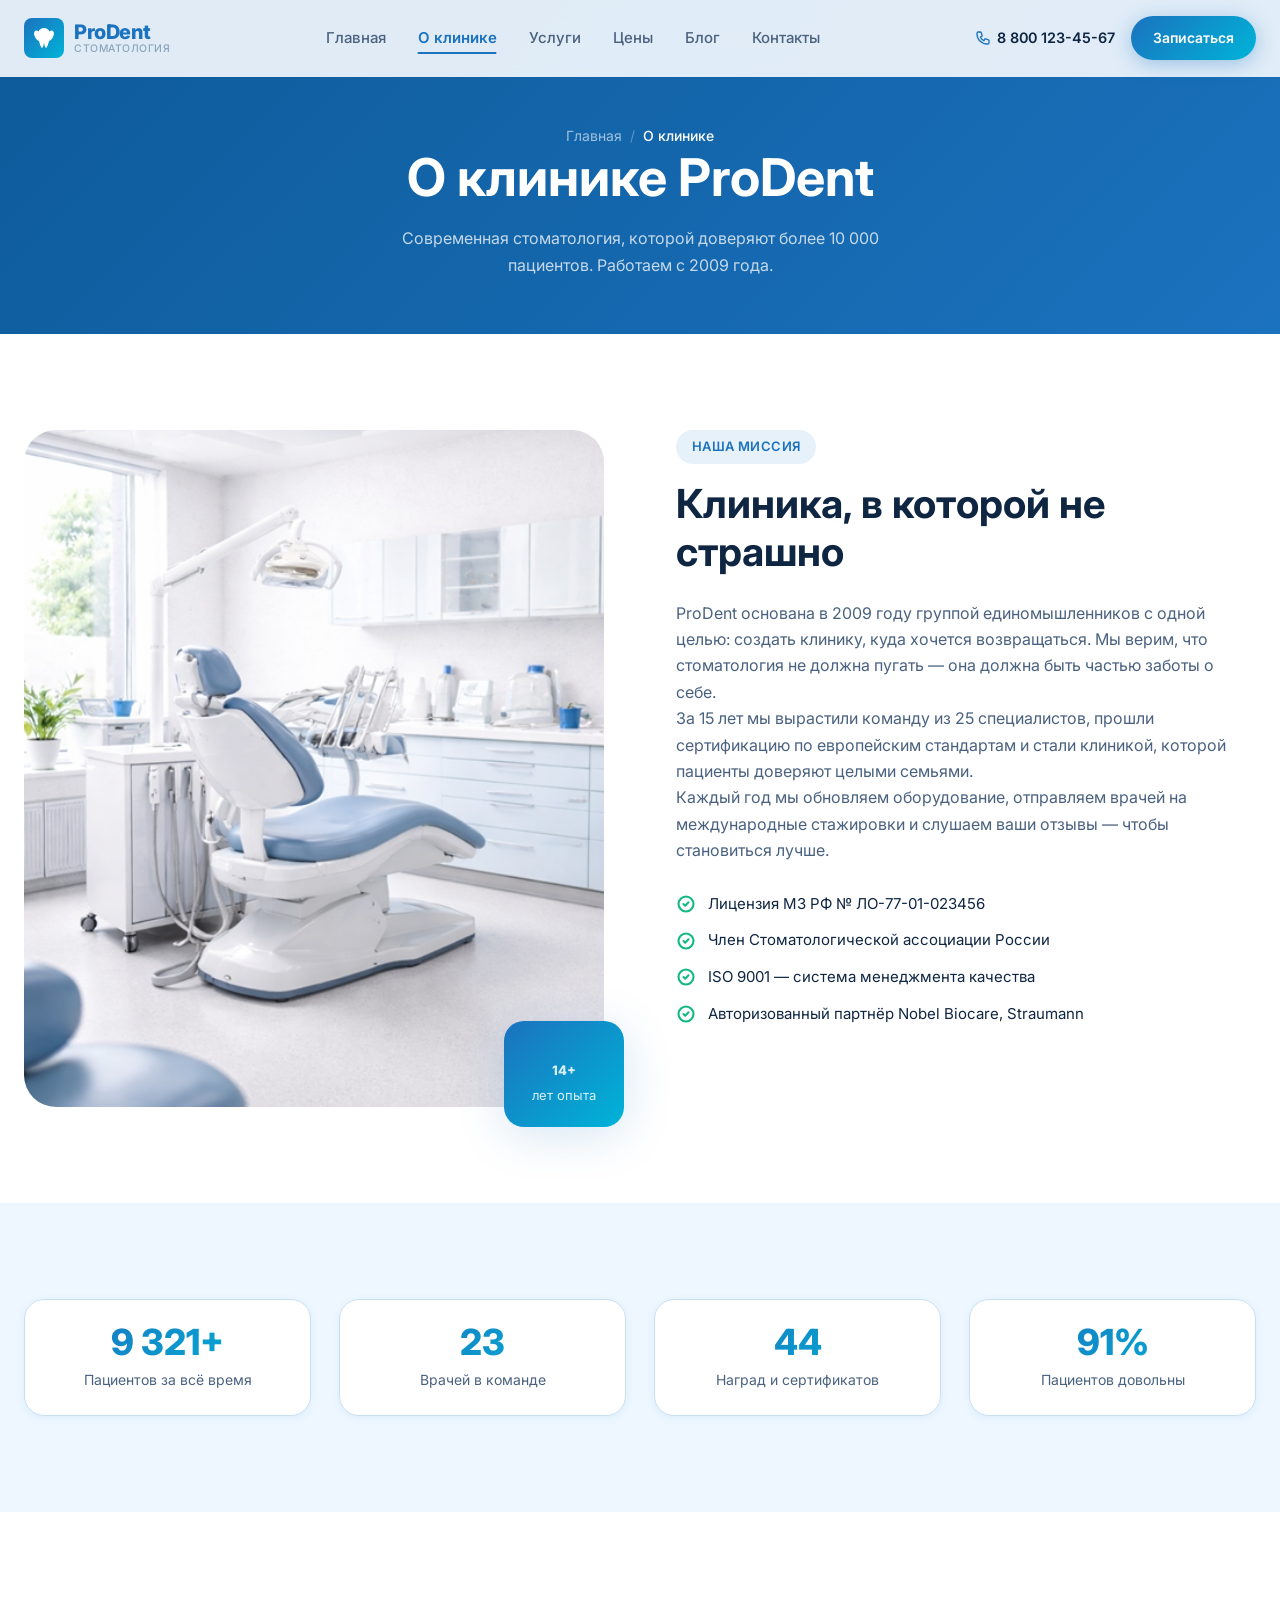
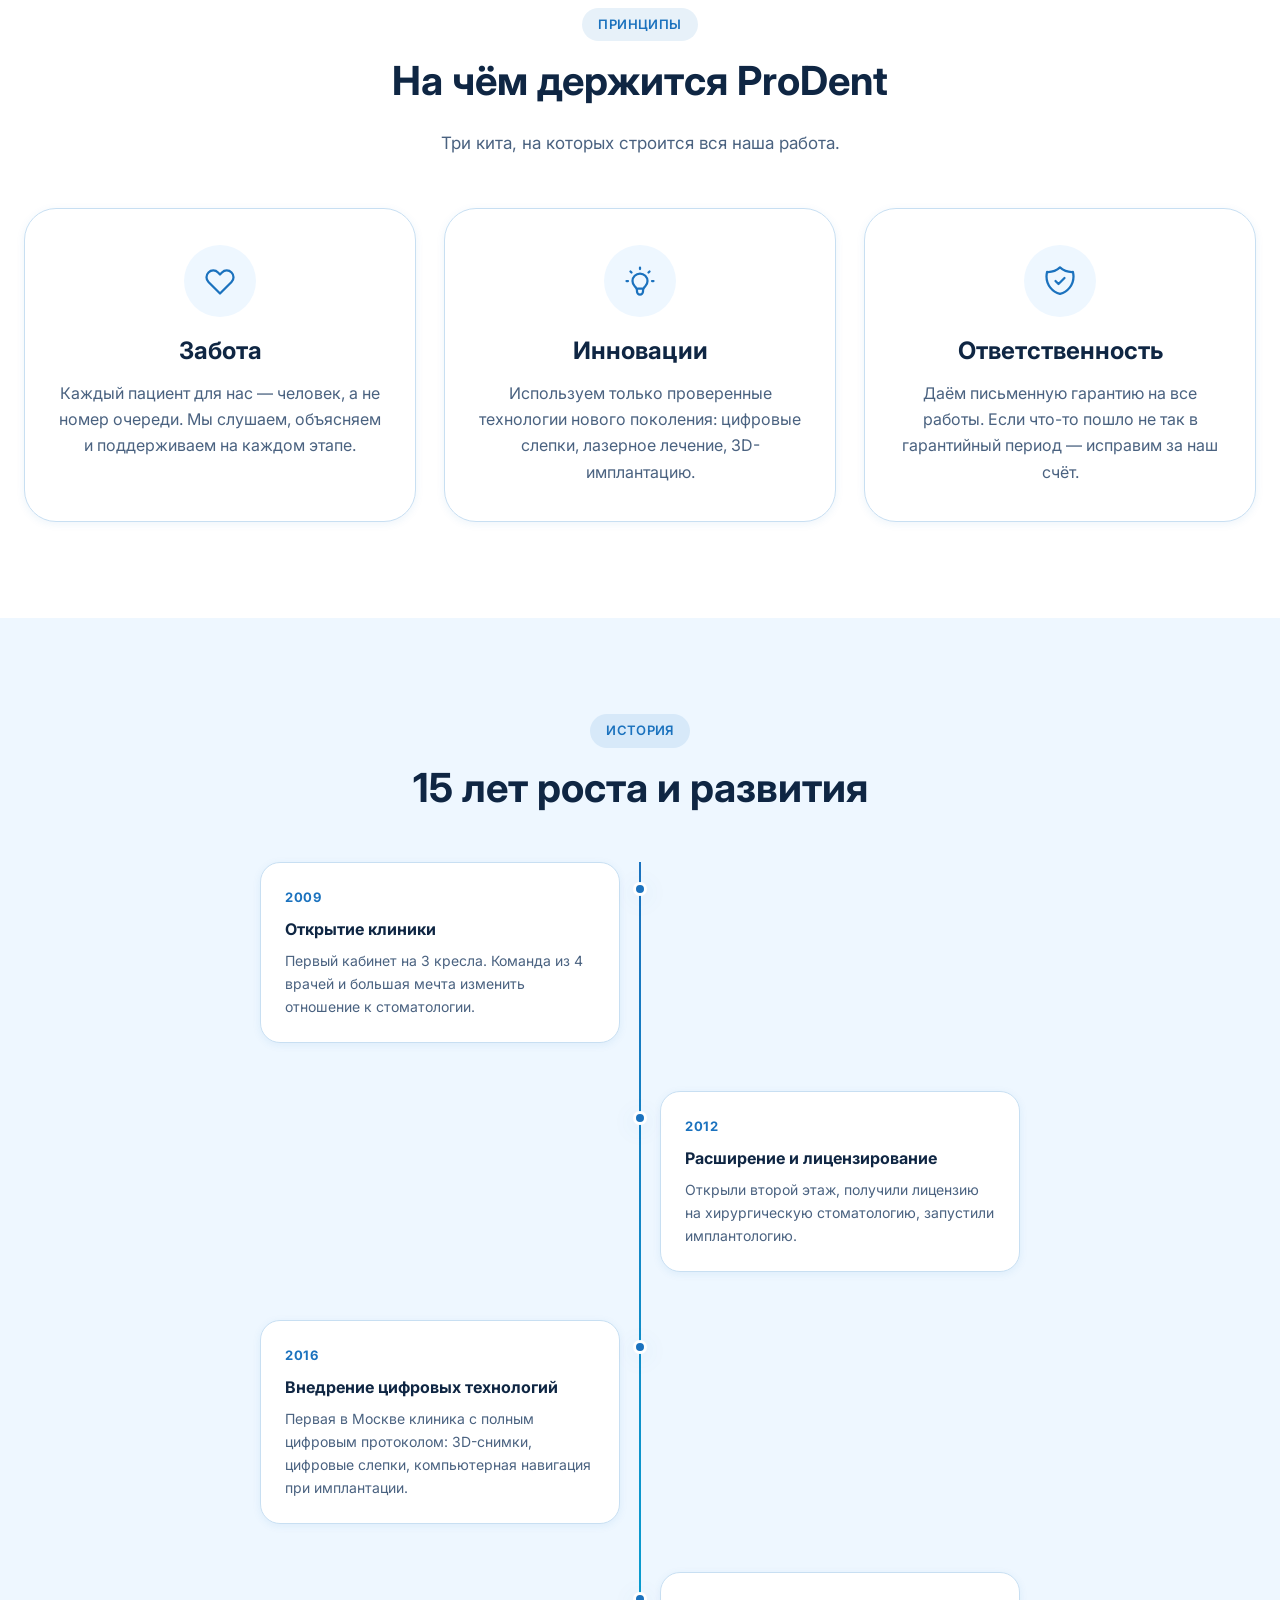
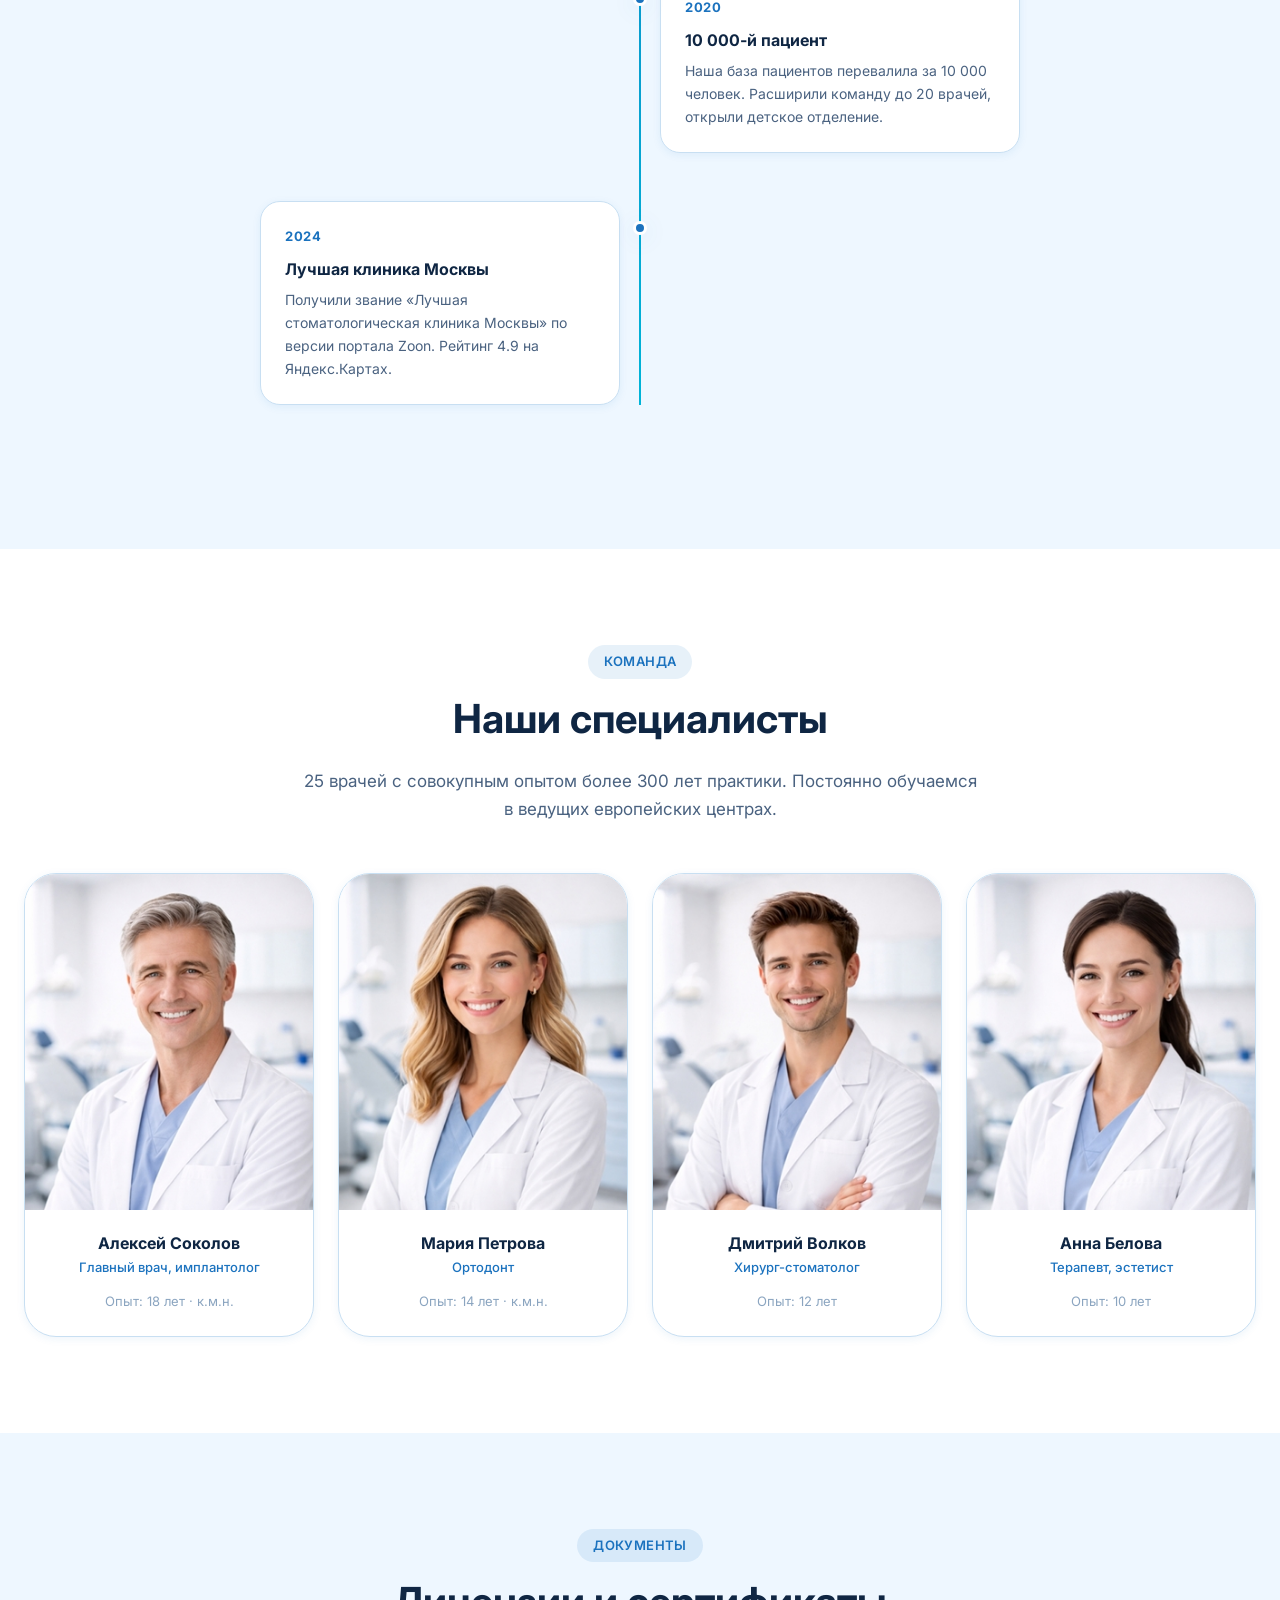
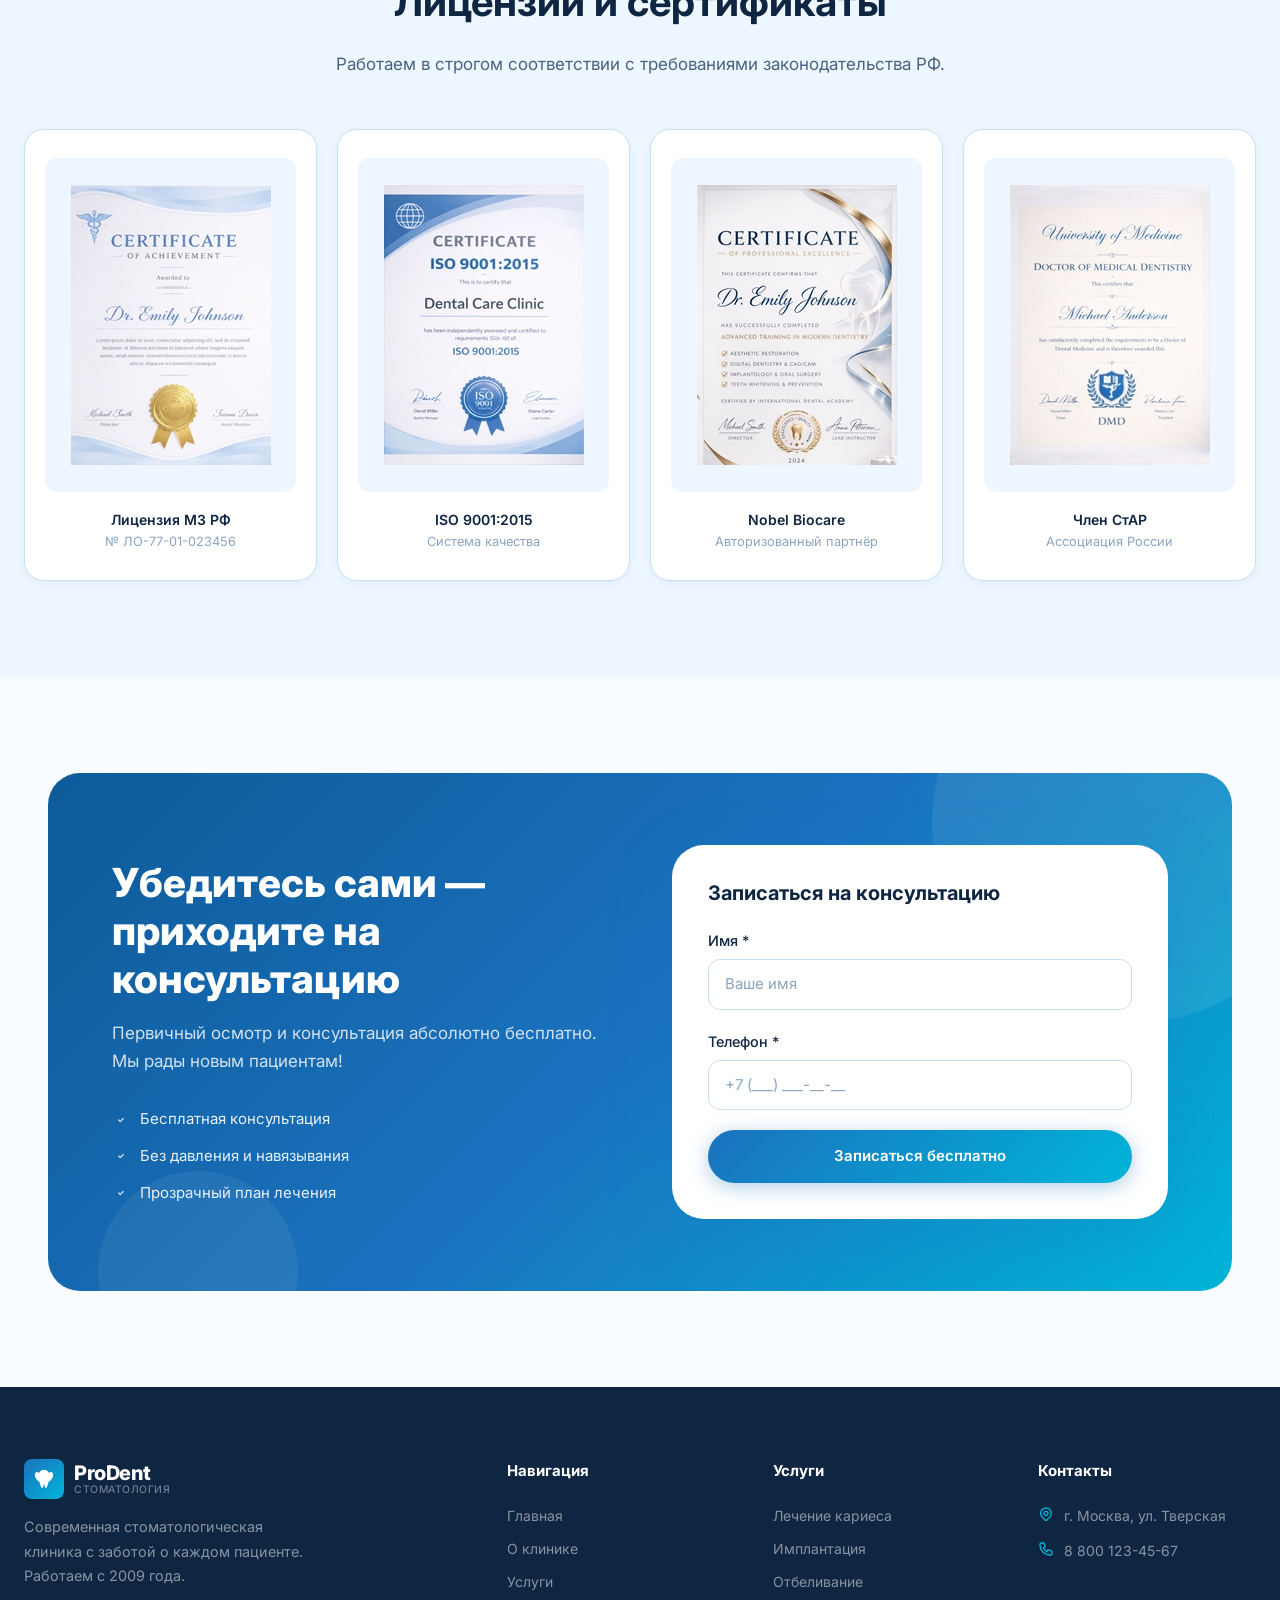
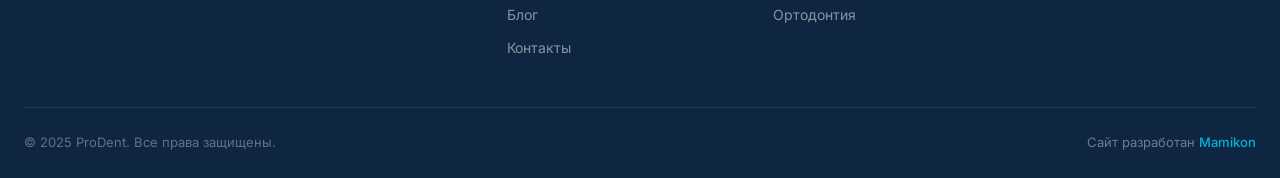
<file: about.html>
﻿<!DOCTYPE html>
<html lang="ru">
<head>
  <meta charset="UTF-8" />
  <meta name="viewport" content="width=device-width, initial-scale=1.0" />
  <link rel="apple-touch-icon" sizes="180x180" href="assets/img/favicon/apple-touch-icon.png">
  <link rel="icon" type="image/png" sizes="32x32" href="assets/img/favicon/favicon-32x32.png">
  <link rel="icon" type="image/png" sizes="16x16" href="assets/img/favicon/favicon-16x16.png">
  <meta name="description" content="О клинике ProDent — история, врачи, лицензии, миссия. Стоматология нового поколения с 2009 года." />
  <title>О клинике — ProDent</title>
  <link rel="preconnect" href="https://fonts.googleapis.com" />
  <link rel="preconnect" href="https://fonts.gstatic.com" crossorigin />
  <link href="https://fonts.googleapis.com/css2?family=Inter:wght@300;400;500;600;700;800;900&display=swap" rel="stylesheet" />
  <link rel="stylesheet" href="https://unpkg.com/aos@2.3.4/dist/aos.css" />
  <link rel="stylesheet" href="assets/css/style.css" />
</head>
<body>

<div class="scroll-progress" id="scrollProgress"></div>

<!-- HEADER -->
<header class="header" id="header">
  <div class="container">
    <div class="header__inner">
      <a href="index.html" class="logo">
        <div class="logo__icon">
          <svg width="24" height="24" viewBox="0 0 24 24" fill="none"><path d="M12 2C9.5 2 7.5 3.5 6.5 5.5C5.5 4.5 4 4 3 5C1.5 6.5 2 9 3 11C4 13 5.5 14.5 7 15C7.5 17 8 19 9 21C9.5 22 10.5 22 11 21L12 17L13 21C13.5 22 14.5 22 15 21C16 19 16.5 17 17 15C18.5 14.5 20 13 21 11C22 9 22.5 6.5 21 5C20 4 18.5 4.5 17.5 5.5C16.5 3.5 14.5 2 12 2Z" fill="white"/></svg>
        </div>
        <div class="logo__text"><span class="logo__name">ProDent</span><span class="logo__sub">Стоматология</span></div>
      </a>
      <nav class="nav">
        <a href="index.html"    class="nav__link">Главная</a>
        <a href="about.html"    class="nav__link active">О клинике</a>
        <a href="services.html" class="nav__link">Услуги</a>
        <a href="index.html#pricing" class="nav__link">Цены</a>
        <a href="blog.html"     class="nav__link">Блог</a>
        <a href="contacts.html" class="nav__link">Контакты</a>
      </nav>
      <div class="header__actions">
        <a href="tel:+78001234567" class="header__phone">
          <svg width="16" height="16" fill="none" viewBox="0 0 24 24" stroke="currentColor" stroke-width="2"><path stroke-linecap="round" stroke-linejoin="round" d="M3 5a2 2 0 012-2h3.28a1 1 0 01.948.684l1.498 4.493a1 1 0 01-.502 1.21l-2.257 1.13a11.042 11.042 0 005.516 5.516l1.13-2.257a1 1 0 011.21-.502l4.493 1.498a1 1 0 01.684.949V19a2 2 0 01-2 2h-1C9.716 21 3 14.284 3 6V5z"/></svg>
          8 800 123-45-67
        </a>
        <a href="index.html#cta" class="btn btn--primary btn--sm">Записаться</a>
      </div>
      <button class="burger" aria-label="Меню"><span></span><span></span><span></span></button>
    </div>
  </div>
</header>

<div class="mobile-menu">
  <div class="mobile-menu__overlay"></div>
  <div class="mobile-menu__panel">
    <button class="mobile-menu__close">✕</button>
    <nav class="mobile-nav">
      <a href="index.html"    class="mobile-nav__link">Главная</a>
      <a href="about.html"    class="mobile-nav__link active">О клинике</a>
      <a href="services.html" class="mobile-nav__link">Услуги</a>
      <a href="index.html#pricing" class="mobile-nav__link">Цены</a>
      <a href="blog.html"     class="mobile-nav__link">Блог</a>
      <a href="contacts.html" class="mobile-nav__link">Контакты</a>
    </nav>
    <div class="mobile-menu__footer">
      <a href="tel:+78001234567" class="mobile-menu__phone">
        <svg width="20" height="20" fill="none" viewBox="0 0 24 24" stroke="currentColor" stroke-width="2"><path stroke-linecap="round" stroke-linejoin="round" d="M3 5a2 2 0 012-2h3.28a1 1 0 01.948.684l1.498 4.493a1 1 0 01-.502 1.21l-2.257 1.13a11.042 11.042 0 005.516 5.516l1.13-2.257a1 1 0 011.21-.502l4.493 1.498a1 1 0 01.684.949V19a2 2 0 01-2 2h-1C9.716 21 3 14.284 3 6V5z"/></svg>
        8 800 123-45-67
      </a>
      <a href="index.html#cta" class="btn btn--primary" style="width:100%;justify-content:center;">Записаться онлайн</a>
    </div>
  </div>
</div>

<!-- PAGE HERO -->
<section class="page-hero">
  <div class="container">
    <div class="breadcrumb">
      <a href="index.html" class="breadcrumb__item">Главная</a>
      <span class="breadcrumb__sep">/</span>
      <span class="breadcrumb__item active">О клинике</span>
    </div>
    <h1 data-aos="fade-up">О клинике ProDent</h1>
    <p data-aos="fade-up" data-aos-delay="100">Современная стоматология, которой доверяют более 10 000 пациентов. Работаем с 2009 года.</p>
  </div>
</section>

<!-- MISSION -->
<section class="section section--white">
  <div class="container">
    <div class="about__grid">
      <div class="about__img-wrap" data-aos="fade-up">
        <div class="about__img">
          <img src="assets/img/clinic.jpg" alt="clinic">
        </div>
        <div class="about__exp-badge">
          <strong><span data-counter="15" data-suffix="+">0+</span></strong>
          <span>лет опыта</span>
        </div>
      </div>
      <div data-aos="fade-up">
        <div class="section-badge">Наша миссия</div>
        <h2>Клиника, в которой не страшно</h2>
        <p>ProDent основана в 2009 году группой единомышленников с одной целью: создать клинику, куда хочется возвращаться. Мы верим, что стоматология не должна пугать — она должна быть частью заботы о себе.</p>
        <p>За 15 лет мы вырастили команду из 25 специалистов, прошли сертификацию по европейским стандартам и стали клиникой, которой пациенты доверяют целыми семьями.</p>
        <p>Каждый год мы обновляем оборудование, отправляем врачей на международные стажировки и слушаем ваши отзывы — чтобы становиться лучше.</p>
        <div class="about__list" style="margin-top:28px;">
          <div class="about__list-item">
            <svg width="20" height="20" fill="none" viewBox="0 0 24 24" stroke="currentColor" stroke-width="2.5"><path stroke-linecap="round" stroke-linejoin="round" d="M9 12l2 2 4-4m6 2a9 9 0 11-18 0 9 9 0 0118 0z"/></svg>
            Лицензия МЗ РФ № ЛО-77-01-023456
          </div>
          <div class="about__list-item">
            <svg width="20" height="20" fill="none" viewBox="0 0 24 24" stroke="currentColor" stroke-width="2.5"><path stroke-linecap="round" stroke-linejoin="round" d="M9 12l2 2 4-4m6 2a9 9 0 11-18 0 9 9 0 0118 0z"/></svg>
            Член Стоматологической ассоциации России
          </div>
          <div class="about__list-item">
            <svg width="20" height="20" fill="none" viewBox="0 0 24 24" stroke="currentColor" stroke-width="2.5"><path stroke-linecap="round" stroke-linejoin="round" d="M9 12l2 2 4-4m6 2a9 9 0 11-18 0 9 9 0 0118 0z"/></svg>
            ISO 9001 — система менеджмента качества
          </div>
          <div class="about__list-item">
            <svg width="20" height="20" fill="none" viewBox="0 0 24 24" stroke="currentColor" stroke-width="2.5"><path stroke-linecap="round" stroke-linejoin="round" d="M9 12l2 2 4-4m6 2a9 9 0 11-18 0 9 9 0 0118 0z"/></svg>
            Авторизованный партнёр Nobel Biocare, Straumann
          </div>
        </div>
      </div>
    </div>
  </div>
</section>

<!-- COUNTERS -->
<section class="section section--alt">
  <div class="container">
    <div class="counters-grid" data-aos="fade-up">
      <div class="counter-card">
        <div class="counter-card__value"><span data-counter="10000" data-suffix="+">0</span></div>
        <div class="counter-card__label">Пациентов за всё время</div>
      </div>
      <div class="counter-card">
        <div class="counter-card__value"><span data-counter="25">0</span></div>
        <div class="counter-card__label">Врачей в команде</div>
      </div>
      <div class="counter-card">
        <div class="counter-card__value"><span data-counter="47">0</span></div>
        <div class="counter-card__label">Наград и сертификатов</div>
      </div>
      <div class="counter-card">
        <div class="counter-card__value"><span data-counter="98" data-suffix="%">0</span></div>
        <div class="counter-card__label">Пациентов довольны</div>
      </div>
    </div>
  </div>
</section>

<!-- VALUES -->
<section class="section section--white">
  <div class="container">
    <div class="section-header" data-aos="fade-up">
      <div class="section-badge">Принципы</div>
      <h2>На чём держится ProDent</h2>
      <p>Три кита, на которых строится вся наша работа.</p>
    </div>
    <div class="values-grid">
      <div class="value-card" data-aos="fade-up" data-aos-delay="0">
        <div class="value-card__icon">
          <svg width="36" height="36" fill="none" viewBox="0 0 24 24" stroke="currentColor" stroke-width="1.5"><path stroke-linecap="round" stroke-linejoin="round" d="M4.318 6.318a4.5 4.5 0 000 6.364L12 20.364l7.682-7.682a4.5 4.5 0 00-6.364-6.364L12 7.636l-1.318-1.318a4.5 4.5 0 00-6.364 0z"/></svg>
        </div>
        <h3>Забота</h3>
        <p>Каждый пациент для нас — человек, а не номер очереди. Мы слушаем, объясняем и поддерживаем на каждом этапе.</p>
      </div>
      <div class="value-card" data-aos="fade-up" data-aos-delay="100">
        <div class="value-card__icon">
          <svg width="36" height="36" fill="none" viewBox="0 0 24 24" stroke="currentColor" stroke-width="1.5"><path stroke-linecap="round" stroke-linejoin="round" d="M9.663 17h4.673M12 3v1m6.364 1.636l-.707.707M21 12h-1M4 12H3m3.343-5.657l-.707-.707m2.828 9.9a5 5 0 117.072 0l-.548.547A3.374 3.374 0 0014 18.469V19a2 2 0 11-4 0v-.531c0-.895-.356-1.754-.988-2.386l-.548-.547z"/></svg>
        </div>
        <h3>Инновации</h3>
        <p>Используем только проверенные технологии нового поколения: цифровые слепки, лазерное лечение, 3D-имплантацию.</p>
      </div>
      <div class="value-card" data-aos="fade-up" data-aos-delay="200">
        <div class="value-card__icon">
          <svg width="36" height="36" fill="none" viewBox="0 0 24 24" stroke="currentColor" stroke-width="1.5"><path stroke-linecap="round" stroke-linejoin="round" d="M9 12l2 2 4-4m5.618-4.016A11.955 11.955 0 0112 2.944a11.955 11.955 0 01-8.618 3.04A12.02 12.02 0 003 9c0 5.591 3.824 10.29 9 11.622 5.176-1.332 9-6.03 9-11.622 0-1.042-.133-2.052-.382-3.016z"/></svg>
        </div>
        <h3>Ответственность</h3>
        <p>Даём письменную гарантию на все работы. Если что-то пошло не так в гарантийный период — исправим за наш счёт.</p>
      </div>
    </div>
  </div>
</section>

<!-- HISTORY TIMELINE -->
<section class="section section--alt">
  <div class="container">
    <div class="section-header" data-aos="fade-up">
      <div class="section-badge">История</div>
      <h2>15 лет роста и развития</h2>
    </div>
    <div class="about__timeline" data-aos="fade-up">
      <div class="timeline-item">
        <div class="timeline-content">
          <div class="timeline-year">2009</div>
          <div class="timeline-title">Открытие клиники</div>
          <p class="timeline-text">Первый кабинет на 3 кресла. Команда из 4 врачей и большая мечта изменить отношение к стоматологии.</p>
        </div>
      </div>
      <div class="timeline-item">
        <div class="timeline-content">
          <div class="timeline-year">2012</div>
          <div class="timeline-title">Расширение и лицензирование</div>
          <p class="timeline-text">Открыли второй этаж, получили лицензию на хирургическую стоматологию, запустили имплантологию.</p>
        </div>
      </div>
      <div class="timeline-item">
        <div class="timeline-content">
          <div class="timeline-year">2016</div>
          <div class="timeline-title">Внедрение цифровых технологий</div>
          <p class="timeline-text">Первая в Москве клиника с полным цифровым протоколом: 3D-снимки, цифровые слепки, компьютерная навигация при имплантации.</p>
        </div>
      </div>
      <div class="timeline-item">
        <div class="timeline-content">
          <div class="timeline-year">2020</div>
          <div class="timeline-title">10 000-й пациент</div>
          <p class="timeline-text">Наша база пациентов перевалила за 10 000 человек. Расширили команду до 20 врачей, открыли детское отделение.</p>
        </div>
      </div>
      <div class="timeline-item">
        <div class="timeline-content">
          <div class="timeline-year">2024</div>
          <div class="timeline-title">Лучшая клиника Москвы</div>
          <p class="timeline-text">Получили звание «Лучшая стоматологическая клиника Москвы» по версии портала Zoon. Рейтинг 4.9 на Яндекс.Картах.</p>
        </div>
      </div>
    </div>
  </div>
</section>

<!-- TEAM -->
<section class="section section--white" id="team">
  <div class="container">
    <div class="section-header" data-aos="fade-up">
      <div class="section-badge">Команда</div>
      <h2>Наши специалисты</h2>
      <p>25 врачей с совокупным опытом более 300 лет практики. Постоянно обучаемся в ведущих европейских центрах.</p>
    </div>
    <div class="about__team-strip">
      <div class="doctor-card" data-aos="fade-up" data-aos-delay="0">
        <div class="doctor-card__photo">
          <img src="assets/img/team-1.jpg" alt="team member">
        </div>
        <div class="doctor-card__info">
          <h4 class="doctor-card__name">Алексей Соколов</h4>
          <p class="doctor-card__spec">Главный врач, имплантолог</p>
          <p class="doctor-card__exp">Опыт: 18 лет · к.м.н.</p>
        </div>
      </div>
      <div class="doctor-card" data-aos="fade-up" data-aos-delay="100">
        <div class="doctor-card__photo">
          <img src="assets/img/team-2.jpg" alt="team member">
        </div>
        <div class="doctor-card__info">
          <h4 class="doctor-card__name">Мария Петрова</h4>
          <p class="doctor-card__spec">Ортодонт</p>
          <p class="doctor-card__exp">Опыт: 14 лет · к.м.н.</p>
        </div>
      </div>
      <div class="doctor-card" data-aos="fade-up" data-aos-delay="200">
        <div class="doctor-card__photo">
          <img src="assets/img/team-3.jpg" alt="team member">
        </div>
        <div class="doctor-card__info">
          <h4 class="doctor-card__name">Дмитрий Волков</h4>
          <p class="doctor-card__spec">Хирург-стоматолог</p>
          <p class="doctor-card__exp">Опыт: 12 лет</p>
        </div>
      </div>
      <div class="doctor-card" data-aos="fade-up" data-aos-delay="300">
        <div class="doctor-card__photo">
          <img src="assets/img/team-4.jpg" alt="team member">
        </div>
        <div class="doctor-card__info">
          <h4 class="doctor-card__name">Анна Белова</h4>
          <p class="doctor-card__spec">Терапевт, эстетист</p>
          <p class="doctor-card__exp">Опыт: 10 лет</p>
        </div>
      </div>
    </div>
  </div>
</section>

<!-- CERTIFICATES -->
<section class="section section--alt">
  <div class="container">
    <div class="section-header" data-aos="fade-up">
      <div class="section-badge">Документы</div>
      <h2>Лицензии и сертификаты</h2>
      <p>Работаем в строгом соответствии с требованиями законодательства РФ.</p>
    </div>
    <div class="certs-grid" data-aos="fade-up">
      <div class="cert-card">
        <div class="cert-card__img">
          <img src="assets/img/sf1.jpg" alt="certificate">
        </div>
        <p style="font-size:.875rem;font-weight:600;color:var(--text);">Лицензия МЗ РФ</p>
        <p style="font-size:.8rem;color:var(--text-light);">№ ЛО-77-01-023456</p>
      </div>
      <div class="cert-card">
        <div class="cert-card__img">
          <img src="assets/img/sf2.jpg" alt="certificate">
        </div>
        <p style="font-size:.875rem;font-weight:600;color:var(--text);">ISO 9001:2015</p>
        <p style="font-size:.8rem;color:var(--text-light);">Система качества</p>
      </div>
      <div class="cert-card">
        <div class="cert-card__img">
          <img src="assets/img/sf3.jpg" alt="certificate">
        </div>
        <p style="font-size:.875rem;font-weight:600;color:var(--text);">Nobel Biocare</p>
        <p style="font-size:.8rem;color:var(--text-light);">Авторизованный партнёр</p>
      </div>
      <div class="cert-card">
        <div class="cert-card__img">
          <img src="assets/img/sf4.jpg" alt="certificate">
        </div>
        <p style="font-size:.875rem;font-weight:600;color:var(--text);">Член СтАР</p>
        <p style="font-size:.8rem;color:var(--text-light);">Ассоциация России</p>
      </div>
    </div>
  </div>
</section>

<!-- CTA -->
<section class="section">
  <div class="container">
    <div class="cta-section" data-aos="zoom-in">
      <div class="cta-section__grid">
        <div>
          <h2 class="cta-section__title">Убедитесь сами — приходите на консультацию</h2>
          <p class="cta-section__desc">Первичный осмотр и консультация абсолютно бесплатно. Мы рады новым пациентам!</p>
          <div class="cta-section__features">
            <div class="cta-section__feature"><svg width="18" height="18" fill="none" viewBox="0 0 24 24" stroke="currentColor" stroke-width="2"><path stroke-linecap="round" stroke-linejoin="round" d="M9 12l2 2 4-4"/></svg>Бесплатная консультация</div>
            <div class="cta-section__feature"><svg width="18" height="18" fill="none" viewBox="0 0 24 24" stroke="currentColor" stroke-width="2"><path stroke-linecap="round" stroke-linejoin="round" d="M9 12l2 2 4-4"/></svg>Без давления и навязывания</div>
            <div class="cta-section__feature"><svg width="18" height="18" fill="none" viewBox="0 0 24 24" stroke="currentColor" stroke-width="2"><path stroke-linecap="round" stroke-linejoin="round" d="M9 12l2 2 4-4"/></svg>Прозрачный план лечения</div>
          </div>
        </div>
        <div class="cta-form">
          <h3 class="cta-form__title">Записаться на консультацию</h3>
          <form>
            <div class="form-group">
              <label class="form-label">Имя *</label>
              <input type="text" class="form-input" placeholder="Ваше имя" required />
            </div>
            <div class="form-group">
              <label class="form-label">Телефон *</label>
              <input type="tel" class="form-input" placeholder="+7 (___) ___-__-__" required />
            </div>
            <button type="submit" class="btn btn--primary" style="width:100%;justify-content:center;">Записаться бесплатно</button>
          </form>
        </div>
      </div>
    </div>
  </div>
</section>

<!-- FOOTER -->
<footer class="footer">
  <div class="container">
    <div class="footer__grid">
      <div class="footer__brand">
        <a href="index.html" class="logo">
          <div class="logo__icon"><svg width="22" height="22" viewBox="0 0 24 24" fill="none"><path d="M12 2C9.5 2 7.5 3.5 6.5 5.5C5.5 4.5 4 4 3 5C1.5 6.5 2 9 3 11C4 13 5.5 14.5 7 15C7.5 17 8 19 9 21C9.5 22 10.5 22 11 21L12 17L13 21C13.5 22 14.5 22 15 21C16 19 16.5 17 17 15C18.5 14.5 20 13 21 11C22 9 22.5 6.5 21 5C20 4 18.5 4.5 17.5 5.5C16.5 3.5 14.5 2 12 2Z" fill="white"/></svg></div>
          <div class="logo__text"><span class="logo__name">ProDent</span><span class="logo__sub">Стоматология</span></div>
        </a>
        <p class="footer__desc">Современная стоматологическая клиника с заботой о каждом пациенте. Работаем с 2009 года.</p>
      </div>
      <div>
        <div class="footer__col-title">Навигация</div>
        <nav class="footer__nav">
          <a href="index.html"    class="footer__nav-link">Главная</a>
          <a href="about.html"    class="footer__nav-link">О клинике</a>
          <a href="services.html" class="footer__nav-link">Услуги</a>
          <a href="blog.html"     class="footer__nav-link">Блог</a>
          <a href="contacts.html" class="footer__nav-link">Контакты</a>
        </nav>
      </div>
      <div>
        <div class="footer__col-title">Услуги</div>
        <nav class="footer__nav">
          <a href="services.html" class="footer__nav-link">Лечение кариеса</a>
          <a href="services.html" class="footer__nav-link">Имплантация</a>
          <a href="services.html" class="footer__nav-link">Отбеливание</a>
          <a href="services.html" class="footer__nav-link">Ортодонтия</a>
        </nav>
      </div>
      <div>
        <div class="footer__col-title">Контакты</div>
        <div class="footer__contact-item"><svg width="16" height="16" fill="none" viewBox="0 0 24 24" stroke="currentColor" stroke-width="2"><path stroke-linecap="round" stroke-linejoin="round" d="M17.657 16.657L13.414 20.9a1.998 1.998 0 01-2.827 0l-4.244-4.243a8 8 0 1111.314 0z"/><path stroke-linecap="round" stroke-linejoin="round" d="M15 11a3 3 0 11-6 0 3 3 0 016 0z"/></svg><span>г. Москва, ул. Тверская</span></div>
        <div class="footer__contact-item"><svg width="16" height="16" fill="none" viewBox="0 0 24 24" stroke="currentColor" stroke-width="2"><path stroke-linecap="round" stroke-linejoin="round" d="M3 5a2 2 0 012-2h3.28a1 1 0 01.948.684l1.498 4.493a1 1 0 01-.502 1.21l-2.257 1.13a11.042 11.042 0 005.516 5.516l1.13-2.257a1 1 0 011.21-.502l4.493 1.498a1 1 0 01.684.949V19a2 2 0 01-2 2h-1C9.716 21 3 14.284 3 6V5z"/></svg><a href="tel:+78001234567">8 800 123-45-67</a></div>
      </div>
    </div>
    <div class="footer__bottom">
      <p class="footer__copy">© 2025 ProDent. Все права защищены.</p>
      <p class="footer__made-by">Сайт разработан <a href="https://linkedin.com/in/mamikon-arustamyan-3969301ab" target="_blank" rel="noopener">Mamikon</a></p>
    </div>
  </div>
</footer>

<button class="back-to-top" aria-label="Наверх"><svg width="20" height="20" fill="none" viewBox="0 0 24 24" stroke="currentColor" stroke-width="2.5"><path stroke-linecap="round" stroke-linejoin="round" d="M5 15l7-7 7 7"/></svg></button>

<script src="https://unpkg.com/aos@2.3.4/dist/aos.js"></script>
<script src="assets/js/main.js"></script>
</body>
</html>
</file>
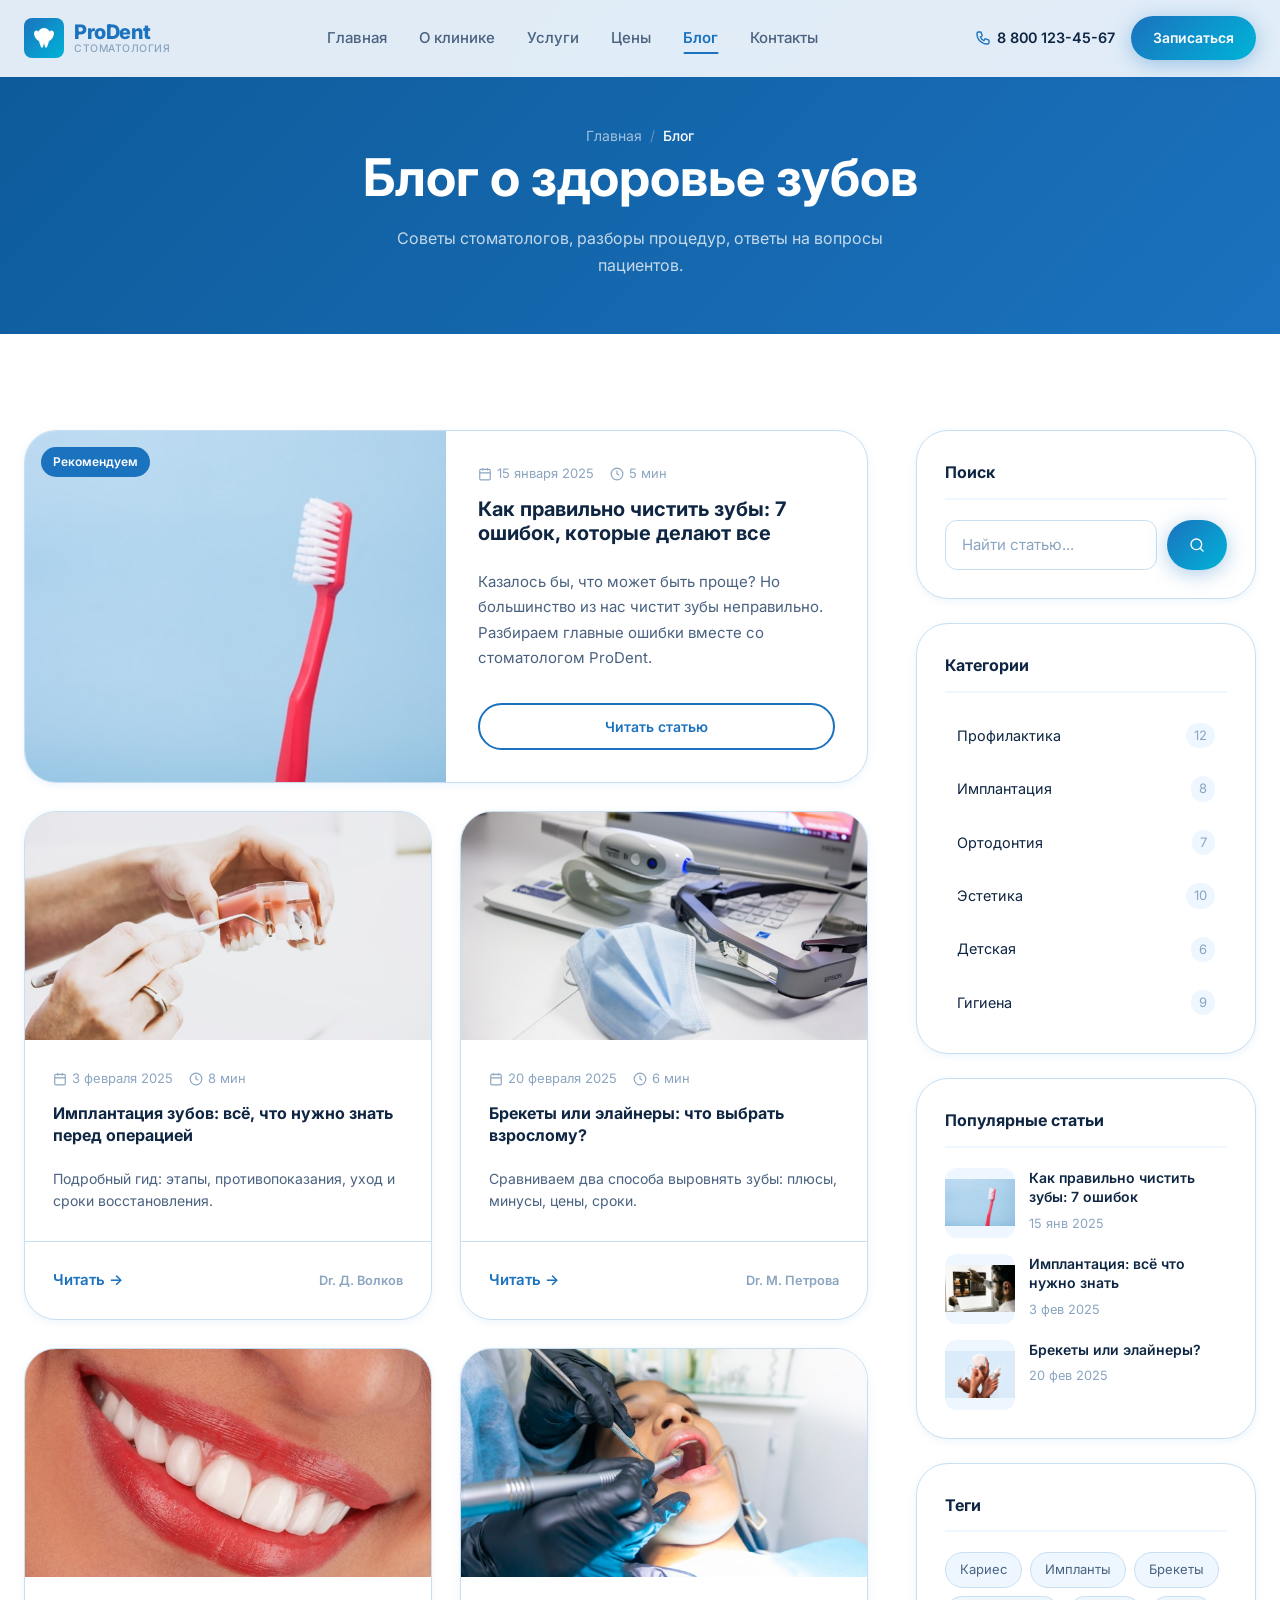
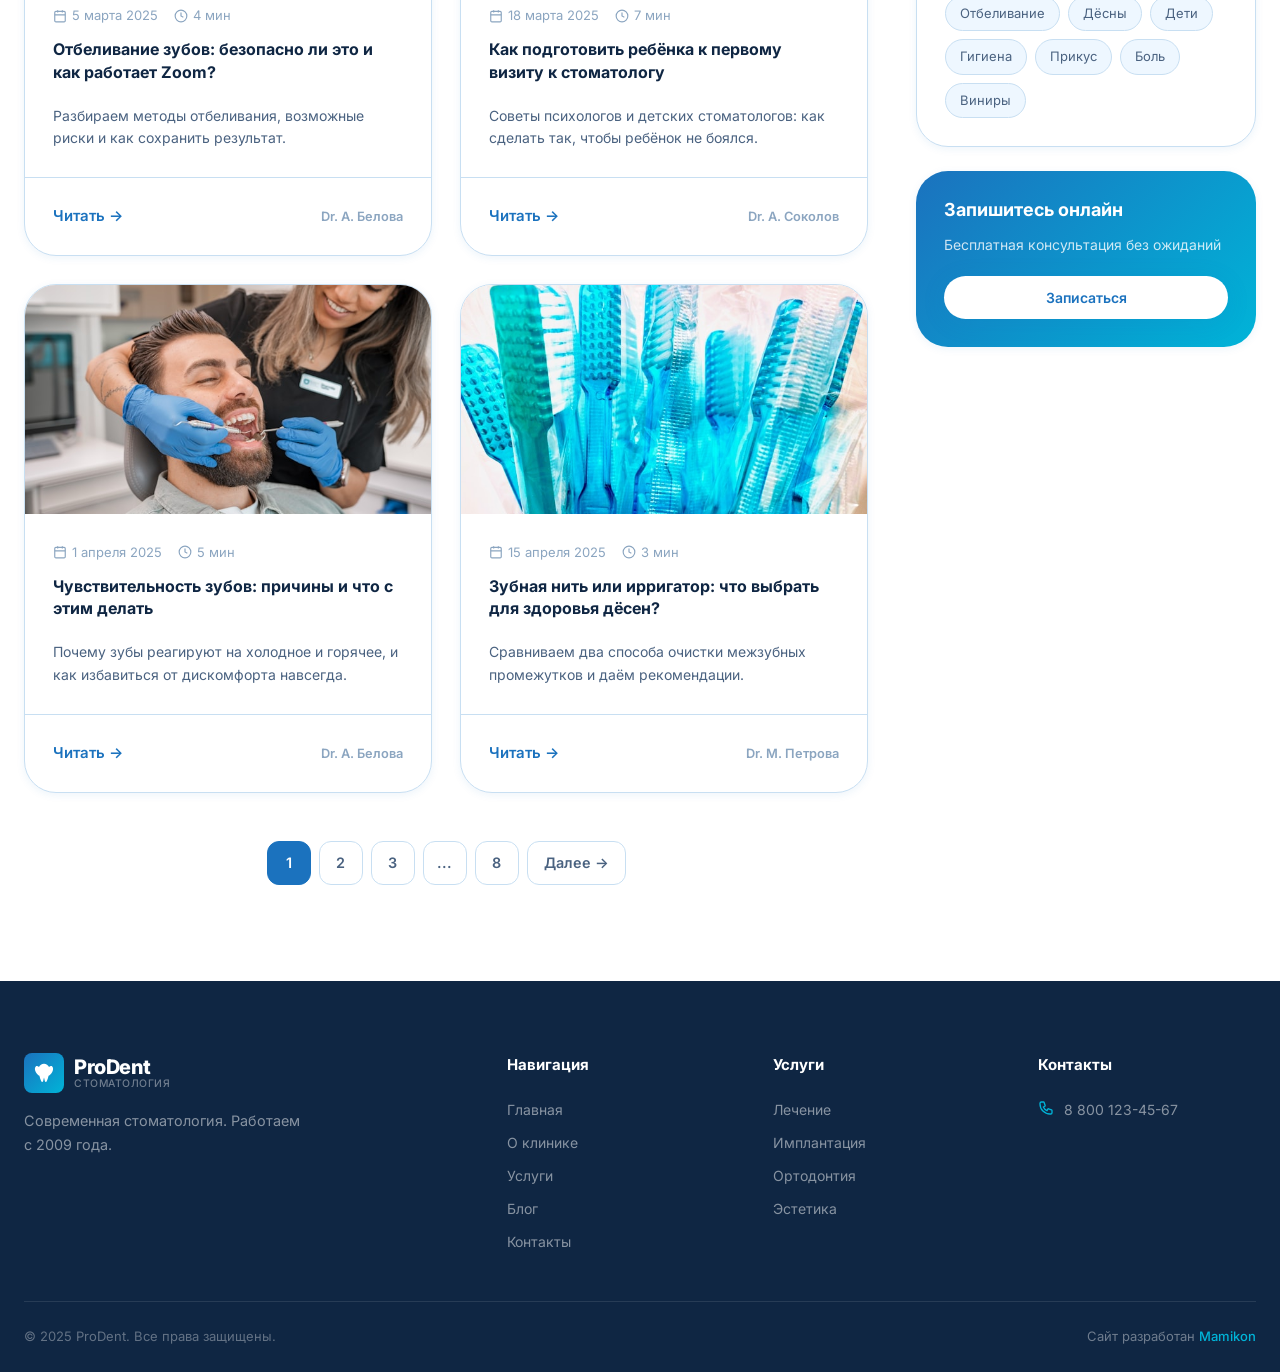
<file: blog.html>
﻿<!DOCTYPE html>
<html lang="ru">
<head>
  <meta charset="UTF-8" />
  <meta name="viewport" content="width=device-width, initial-scale=1.0" />
  <link rel="apple-touch-icon" sizes="180x180" href="assets/img/favicon/apple-touch-icon.png">
  <link rel="icon" type="image/png" sizes="32x32" href="assets/img/favicon/favicon-32x32.png">
  <link rel="icon" type="image/png" sizes="16x16" href="assets/img/favicon/favicon-16x16.png">
  <meta name="description" content="Блог ProDent — полезные статьи о здоровье зубов, советы стоматологов, разбор процедур." />
  <title>Блог — ProDent</title>
  <link rel="preconnect" href="https://fonts.googleapis.com" />
  <link rel="preconnect" href="https://fonts.gstatic.com" crossorigin />
  <link href="https://fonts.googleapis.com/css2?family=Inter:wght@300;400;500;600;700;800;900&display=swap" rel="stylesheet" />
  <link rel="stylesheet" href="https://unpkg.com/aos@2.3.4/dist/aos.css" />
  <link rel="stylesheet" href="assets/css/style.css" />
</head>
<body>

<div class="scroll-progress" id="scrollProgress"></div>

<!-- HEADER -->
<header class="header" id="header">
  <div class="container">
    <div class="header__inner">
      <a href="index.html" class="logo">
        <div class="logo__icon"><svg width="24" height="24" viewBox="0 0 24 24" fill="none"><path d="M12 2C9.5 2 7.5 3.5 6.5 5.5C5.5 4.5 4 4 3 5C1.5 6.5 2 9 3 11C4 13 5.5 14.5 7 15C7.5 17 8 19 9 21C9.5 22 10.5 22 11 21L12 17L13 21C13.5 22 14.5 22 15 21C16 19 16.5 17 17 15C18.5 14.5 20 13 21 11C22 9 22.5 6.5 21 5C20 4 18.5 4.5 17.5 5.5C16.5 3.5 14.5 2 12 2Z" fill="white"/></svg></div>
        <div class="logo__text"><span class="logo__name">ProDent</span><span class="logo__sub">Стоматология</span></div>
      </a>
      <nav class="nav">
        <a href="index.html"    class="nav__link">Главная</a>
        <a href="about.html"    class="nav__link">О клинике</a>
        <a href="services.html" class="nav__link">Услуги</a>
        <a href="index.html#pricing" class="nav__link">Цены</a>
        <a href="blog.html"     class="nav__link active">Блог</a>
        <a href="contacts.html" class="nav__link">Контакты</a>
      </nav>
      <div class="header__actions">
        <a href="tel:+78001234567" class="header__phone"><svg width="16" height="16" fill="none" viewBox="0 0 24 24" stroke="currentColor" stroke-width="2"><path stroke-linecap="round" stroke-linejoin="round" d="M3 5a2 2 0 012-2h3.28a1 1 0 01.948.684l1.498 4.493a1 1 0 01-.502 1.21l-2.257 1.13a11.042 11.042 0 005.516 5.516l1.13-2.257a1 1 0 011.21-.502l4.493 1.498a1 1 0 01.684.949V19a2 2 0 01-2 2h-1C9.716 21 3 14.284 3 6V5z"/></svg>8 800 123-45-67</a>
        <a href="index.html#cta" class="btn btn--primary btn--sm">Записаться</a>
      </div>
      <button class="burger" aria-label="Меню"><span></span><span></span><span></span></button>
    </div>
  </div>
</header>

<div class="mobile-menu">
  <div class="mobile-menu__overlay"></div>
  <div class="mobile-menu__panel">
    <button class="mobile-menu__close">✕</button>
    <nav class="mobile-nav">
      <a href="index.html"    class="mobile-nav__link">Главная</a>
      <a href="about.html"    class="mobile-nav__link">О клинике</a>
      <a href="services.html" class="mobile-nav__link">Услуги</a>
      <a href="index.html#pricing" class="mobile-nav__link">Цены</a>
      <a href="blog.html"     class="mobile-nav__link active">Блог</a>
      <a href="contacts.html" class="mobile-nav__link">Контакты</a>
    </nav>
    <div class="mobile-menu__footer">
      <a href="tel:+78001234567" class="mobile-menu__phone"><svg width="20" height="20" fill="none" viewBox="0 0 24 24" stroke="currentColor" stroke-width="2"><path stroke-linecap="round" stroke-linejoin="round" d="M3 5a2 2 0 012-2h3.28a1 1 0 01.948.684l1.498 4.493a1 1 0 01-.502 1.21l-2.257 1.13a11.042 11.042 0 005.516 5.516l1.13-2.257a1 1 0 011.21-.502l4.493 1.498a1 1 0 01.684.949V19a2 2 0 01-2 2h-1C9.716 21 3 14.284 3 6V5z"/></svg>8 800 123-45-67</a>
      <a href="index.html#cta" class="btn btn--primary" style="width:100%;justify-content:center;">Записаться онлайн</a>
    </div>
  </div>
</div>

<!-- PAGE HERO -->
<section class="page-hero">
  <div class="container">
    <div class="breadcrumb">
      <a href="index.html" class="breadcrumb__item">Главная</a>
      <span class="breadcrumb__sep">/</span>
      <span class="breadcrumb__item active">Блог</span>
    </div>
    <h1 data-aos="fade-up">Блог о здоровье зубов</h1>
    <p data-aos="fade-up" data-aos-delay="100">Советы стоматологов, разборы процедур, ответы на вопросы пациентов.</p>
  </div>
</section>

<!-- BLOG CONTENT -->
<section class="section section--white">
  <div class="container">
    <div class="blog-layout" data-aos="fade-up">

      <!-- MAIN CONTENT -->
      <div>
        <!-- Featured post -->
        <div class="blog-card blog-card--featured" data-aos="fade-up">
          <div class="blog-card__img blog-card__img--tall">
            <img src="assets/img/post-9.jpg" alt="post">
            <span class="blog-card__tag">Рекомендуем</span>
          </div>
          <div class="blog-card__body blog-card__body--featured">
            <div class="blog-card__meta">
              <span class="blog-card__meta-item"><svg width="14" height="14" fill="none" viewBox="0 0 24 24" stroke="currentColor" stroke-width="2"><rect x="3" y="4" width="18" height="18" rx="2"/><path d="M16 2v4M8 2v4M3 10h18"/></svg>15 января 2025</span>
              <span class="blog-card__meta-item"><svg width="14" height="14" fill="none" viewBox="0 0 24 24" stroke="currentColor" stroke-width="2"><circle cx="12" cy="12" r="10"/><path d="M12 6v6l4 2"/></svg>5 мин</span>
            </div>
            <h2 style="font-size:1.25rem;margin-bottom:12px;"><a href="post.html" style="color:var(--text);transition:var(--tr);">Как правильно чистить зубы: 7 ошибок, которые делают все</a></h2>
            <p style="color:var(--text-sec);font-size:.9375rem;line-height:1.7;margin-bottom:20px;">Казалось бы, что может быть проще? Но большинство из нас чистит зубы неправильно. Разбираем главные ошибки вместе со стоматологом ProDent.</p>
            <a href="post.html" class="btn btn--outline btn--sm">Читать статью</a>
          </div>
        </div>

        <!-- Grid posts -->
        <div class="blog-main__grid">

          <div class="blog-card" data-aos="fade-up" data-aos-delay="0">
            <div class="blog-card__img">
              <img src="assets/img/implantation.jpg" alt="post">
            </div>
            <div class="blog-card__body">
              <div class="blog-card__meta">
                <span class="blog-card__meta-item"><svg width="14" height="14" fill="none" viewBox="0 0 24 24" stroke="currentColor" stroke-width="2"><rect x="3" y="4" width="18" height="18" rx="2"/><path d="M16 2v4M8 2v4M3 10h18"/></svg>3 февраля 2025</span>
                <span class="blog-card__meta-item"><svg width="14" height="14" fill="none" viewBox="0 0 24 24" stroke="currentColor" stroke-width="2"><circle cx="12" cy="12" r="10"/><path d="M12 6v6l4 2"/></svg>8 мин</span>
              </div>
              <h3 class="blog-card__title"><a href="post.html">Имплантация зубов: всё, что нужно знать перед операцией</a></h3>
              <p class="blog-card__excerpt">Подробный гид: этапы, противопоказания, уход и сроки восстановления.</p>
            </div>
            <div class="blog-card__footer"><a href="post.html" class="btn btn--ghost">Читать →</a><span style="color:var(--text-light);font-size:.8rem;">Dr. Д. Волков</span></div>
          </div>

          <div class="blog-card" data-aos="fade-up" data-aos-delay="100">
            <div class="blog-card__img">
              <img src="assets/img/post-10.jpg" alt="post">
            </div>
            <div class="blog-card__body">
              <div class="blog-card__meta">
                <span class="blog-card__meta-item"><svg width="14" height="14" fill="none" viewBox="0 0 24 24" stroke="currentColor" stroke-width="2"><rect x="3" y="4" width="18" height="18" rx="2"/><path d="M16 2v4M8 2v4M3 10h18"/></svg>20 февраля 2025</span>
                <span class="blog-card__meta-item"><svg width="14" height="14" fill="none" viewBox="0 0 24 24" stroke="currentColor" stroke-width="2"><circle cx="12" cy="12" r="10"/><path d="M12 6v6l4 2"/></svg>6 мин</span>
              </div>
              <h3 class="blog-card__title"><a href="post.html">Брекеты или элайнеры: что выбрать взрослому?</a></h3>
              <p class="blog-card__excerpt">Сравниваем два способа выровнять зубы: плюсы, минусы, цены, сроки.</p>
            </div>
            <div class="blog-card__footer"><a href="post.html" class="btn btn--ghost">Читать →</a><span style="color:var(--text-light);font-size:.8rem;">Dr. М. Петрова</span></div>
          </div>

          <div class="blog-card" data-aos="fade-up" data-aos-delay="0">
            <div class="blog-card__img">
              <img src="assets/img/post-8.jpg" alt="post">
            </div>
            <div class="blog-card__body">
              <div class="blog-card__meta">
                <span class="blog-card__meta-item"><svg width="14" height="14" fill="none" viewBox="0 0 24 24" stroke="currentColor" stroke-width="2"><rect x="3" y="4" width="18" height="18" rx="2"/><path d="M16 2v4M8 2v4M3 10h18"/></svg>5 марта 2025</span>
                <span class="blog-card__meta-item"><svg width="14" height="14" fill="none" viewBox="0 0 24 24" stroke="currentColor" stroke-width="2"><circle cx="12" cy="12" r="10"/><path d="M12 6v6l4 2"/></svg>4 мин</span>
              </div>
              <h3 class="blog-card__title"><a href="post.html">Отбеливание зубов: безопасно ли это и как работает Zoom?</a></h3>
              <p class="blog-card__excerpt">Разбираем методы отбеливания, возможные риски и как сохранить результат.</p>
            </div>
            <div class="blog-card__footer"><a href="post.html" class="btn btn--ghost">Читать →</a><span style="color:var(--text-light);font-size:.8rem;">Dr. А. Белова</span></div>
          </div>

          <div class="blog-card" data-aos="fade-up" data-aos-delay="100">
            <div class="blog-card__img">
              <img src="assets/img/post-22.jpg" alt="post">
            </div>
            <div class="blog-card__body">
              <div class="blog-card__meta">
                <span class="blog-card__meta-item"><svg width="14" height="14" fill="none" viewBox="0 0 24 24" stroke="currentColor" stroke-width="2"><rect x="3" y="4" width="18" height="18" rx="2"/><path d="M16 2v4M8 2v4M3 10h18"/></svg>18 марта 2025</span>
                <span class="blog-card__meta-item"><svg width="14" height="14" fill="none" viewBox="0 0 24 24" stroke="currentColor" stroke-width="2"><circle cx="12" cy="12" r="10"/><path d="M12 6v6l4 2"/></svg>7 мин</span>
              </div>
              <h3 class="blog-card__title"><a href="post.html">Как подготовить ребёнка к первому визиту к стоматологу</a></h3>
              <p class="blog-card__excerpt">Советы психологов и детских стоматологов: как сделать так, чтобы ребёнок не боялся.</p>
            </div>
            <div class="blog-card__footer"><a href="post.html" class="btn btn--ghost">Читать →</a><span style="color:var(--text-light);font-size:.8rem;">Dr. А. Соколов</span></div>
          </div>

          <div class="blog-card" data-aos="fade-up" data-aos-delay="0">
            <div class="blog-card__img">
              <img src="assets/img/post-3.jpg" alt="post">
            </div>
            <div class="blog-card__body">
              <div class="blog-card__meta">
                <span class="blog-card__meta-item"><svg width="14" height="14" fill="none" viewBox="0 0 24 24" stroke="currentColor" stroke-width="2"><rect x="3" y="4" width="18" height="18" rx="2"/><path d="M16 2v4M8 2v4M3 10h18"/></svg>1 апреля 2025</span>
                <span class="blog-card__meta-item"><svg width="14" height="14" fill="none" viewBox="0 0 24 24" stroke="currentColor" stroke-width="2"><circle cx="12" cy="12" r="10"/><path d="M12 6v6l4 2"/></svg>5 мин</span>
              </div>
              <h3 class="blog-card__title"><a href="post.html">Чувствительность зубов: причины и что с этим делать</a></h3>
              <p class="blog-card__excerpt">Почему зубы реагируют на холодное и горячее, и как избавиться от дискомфорта навсегда.</p>
            </div>
            <div class="blog-card__footer"><a href="post.html" class="btn btn--ghost">Читать →</a><span style="color:var(--text-light);font-size:.8rem;">Dr. А. Белова</span></div>
          </div>

          <div class="blog-card" data-aos="fade-up" data-aos-delay="100">
            <div class="blog-card__img">
              <img src="assets/img/how-to-brush.jpg" alt="post">
            </div>
            <div class="blog-card__body">
              <div class="blog-card__meta">
                <span class="blog-card__meta-item"><svg width="14" height="14" fill="none" viewBox="0 0 24 24" stroke="currentColor" stroke-width="2"><rect x="3" y="4" width="18" height="18" rx="2"/><path d="M16 2v4M8 2v4M3 10h18"/></svg>15 апреля 2025</span>
                <span class="blog-card__meta-item"><svg width="14" height="14" fill="none" viewBox="0 0 24 24" stroke="currentColor" stroke-width="2"><circle cx="12" cy="12" r="10"/><path d="M12 6v6l4 2"/></svg>3 мин</span>
              </div>
              <h3 class="blog-card__title"><a href="post.html">Зубная нить или ирригатор: что выбрать для здоровья дёсен?</a></h3>
              <p class="blog-card__excerpt">Сравниваем два способа очистки межзубных промежутков и даём рекомендации.</p>
            </div>
            <div class="blog-card__footer"><a href="post.html" class="btn btn--ghost">Читать →</a><span style="color:var(--text-light);font-size:.8rem;">Dr. М. Петрова</span></div>
          </div>

        </div>

        <!-- Pagination -->
        <div class="blog-pagination" data-aos="fade-up">
          <button class="page-btn active">1</button>
          <button class="page-btn">2</button>
          <button class="page-btn">3</button>
          <button class="page-btn">...</button>
          <button class="page-btn">8</button>
          <button class="page-btn" style="width:auto;padding:0 16px;">
            Далее →
          </button>
        </div>
      </div>

      <!-- SIDEBAR -->
      <aside class="sidebar">

        <div class="sidebar-widget">
          <div class="sidebar-widget__title">Поиск</div>
          <div class="sidebar-search">
            <input type="text" class="form-input" placeholder="Найти статью..." />
            <button class="btn btn--primary btn--sm">
              <svg width="16" height="16" fill="none" viewBox="0 0 24 24" stroke="currentColor" stroke-width="2"><circle cx="11" cy="11" r="8"/><path stroke-linecap="round" stroke-linejoin="round" d="M21 21l-4.35-4.35"/></svg>
            </button>
          </div>
        </div>

        <div class="sidebar-widget">
          <div class="sidebar-widget__title">Категории</div>
          <div class="sidebar-categories">
            <div class="sidebar-category">Профилактика <span class="sidebar-category__count">12</span></div>
            <div class="sidebar-category">Имплантация <span class="sidebar-category__count">8</span></div>
            <div class="sidebar-category">Ортодонтия <span class="sidebar-category__count">7</span></div>
            <div class="sidebar-category">Эстетика <span class="sidebar-category__count">10</span></div>
            <div class="sidebar-category">Детская <span class="sidebar-category__count">6</span></div>
            <div class="sidebar-category">Гигиена <span class="sidebar-category__count">9</span></div>
          </div>
        </div>

        <div class="sidebar-widget">
          <div class="sidebar-widget__title">Популярные статьи</div>
          <div class="sidebar-posts">
            <a href="post.html" class="sidebar-post">
              <div class="sidebar-post__img">
                <img src="assets/img/post-9.jpg" alt="post">
              </div>
              <div>
                <div class="sidebar-post__title">Как правильно чистить зубы: 7 ошибок</div>
                <div class="sidebar-post__date">15 янв 2025</div>
              </div>
            </a>
            <a href="post.html" class="sidebar-post">
              <div class="sidebar-post__img">
                <img src="assets/img/post-4.jpg" alt="post">
              </div>
              <div>
                <div class="sidebar-post__title">Имплантация: всё что нужно знать</div>
                <div class="sidebar-post__date">3 фев 2025</div>
              </div>
            </a>
            <a href="post.html" class="sidebar-post">
              <div class="sidebar-post__img">
                <img src="assets/img/aligners.jpg" alt="post">
              </div>
              <div>
                <div class="sidebar-post__title">Брекеты или элайнеры?</div>
                <div class="sidebar-post__date">20 фев 2025</div>
              </div>
            </a>
          </div>
        </div>

        <div class="sidebar-widget">
          <div class="sidebar-widget__title">Теги</div>
          <div class="sidebar-tags">
            <span class="sidebar-tag">Кариес</span>
            <span class="sidebar-tag">Импланты</span>
            <span class="sidebar-tag">Брекеты</span>
            <span class="sidebar-tag">Отбеливание</span>
            <span class="sidebar-tag">Дёсны</span>
            <span class="sidebar-tag">Дети</span>
            <span class="sidebar-tag">Гигиена</span>
            <span class="sidebar-tag">Прикус</span>
            <span class="sidebar-tag">Боль</span>
            <span class="sidebar-tag">Виниры</span>
          </div>
        </div>

        <div class="sidebar-widget" style="background:linear-gradient(135deg,var(--primary),var(--secondary));border:none;">
          <div style="color:var(--white);">
            <h4 style="color:var(--white);margin-bottom:12px;">Запишитесь онлайн</h4>
            <p style="color:rgba(255,255,255,.8);font-size:.875rem;margin-bottom:20px;">Бесплатная консультация без ожиданий</p>
            <a href="index.html#cta" class="btn btn--white btn--sm" style="width:100%;justify-content:center;">Записаться</a>
          </div>
        </div>

      </aside>

    </div>
  </div>
</section>

<!-- FOOTER -->
<footer class="footer">
  <div class="container">
    <div class="footer__grid">
      <div class="footer__brand">
        <a href="index.html" class="logo"><div class="logo__icon"><svg width="22" height="22" viewBox="0 0 24 24" fill="none"><path d="M12 2C9.5 2 7.5 3.5 6.5 5.5C5.5 4.5 4 4 3 5C1.5 6.5 2 9 3 11C4 13 5.5 14.5 7 15C7.5 17 8 19 9 21C9.5 22 10.5 22 11 21L12 17L13 21C13.5 22 14.5 22 15 21C16 19 16.5 17 17 15C18.5 14.5 20 13 21 11C22 9 22.5 6.5 21 5C20 4 18.5 4.5 17.5 5.5C16.5 3.5 14.5 2 12 2Z" fill="white"/></svg></div><div class="logo__text"><span class="logo__name">ProDent</span><span class="logo__sub">Стоматология</span></div></a>
        <p class="footer__desc">Современная стоматология. Работаем с 2009 года.</p>
      </div>
      <div><div class="footer__col-title">Навигация</div><nav class="footer__nav"><a href="index.html" class="footer__nav-link">Главная</a><a href="about.html" class="footer__nav-link">О клинике</a><a href="services.html" class="footer__nav-link">Услуги</a><a href="blog.html" class="footer__nav-link">Блог</a><a href="contacts.html" class="footer__nav-link">Контакты</a></nav></div>
      <div><div class="footer__col-title">Услуги</div><nav class="footer__nav"><a href="services.html" class="footer__nav-link">Лечение</a><a href="services.html" class="footer__nav-link">Имплантация</a><a href="services.html" class="footer__nav-link">Ортодонтия</a><a href="services.html" class="footer__nav-link">Эстетика</a></nav></div>
      <div><div class="footer__col-title">Контакты</div><div class="footer__contact-item"><svg width="16" height="16" fill="none" viewBox="0 0 24 24" stroke="currentColor" stroke-width="2"><path stroke-linecap="round" stroke-linejoin="round" d="M3 5a2 2 0 012-2h3.28a1 1 0 01.948.684l1.498 4.493a1 1 0 01-.502 1.21l-2.257 1.13a11.042 11.042 0 005.516 5.516l1.13-2.257a1 1 0 011.21-.502l4.493 1.498a1 1 0 01.684.949V19a2 2 0 01-2 2h-1C9.716 21 3 14.284 3 6V5z"/></svg><a href="tel:+78001234567">8 800 123-45-67</a></div></div>
    </div>
    <div class="footer__bottom">
      <p class="footer__copy">© 2025 ProDent. Все права защищены.</p>
      <p class="footer__made-by">Сайт разработан <a href="https://linkedin.com/in/mamikon-arustamyan-3969301ab" target="_blank" rel="noopener">Mamikon</a></p>
    </div>
  </div>
</footer>

<button class="back-to-top" aria-label="Наверх"><svg width="20" height="20" fill="none" viewBox="0 0 24 24" stroke="currentColor" stroke-width="2.5"><path stroke-linecap="round" stroke-linejoin="round" d="M5 15l7-7 7 7"/></svg></button>

<script src="https://unpkg.com/aos@2.3.4/dist/aos.js"></script>
<script src="assets/js/main.js"></script>
</body>
</html>
</file>
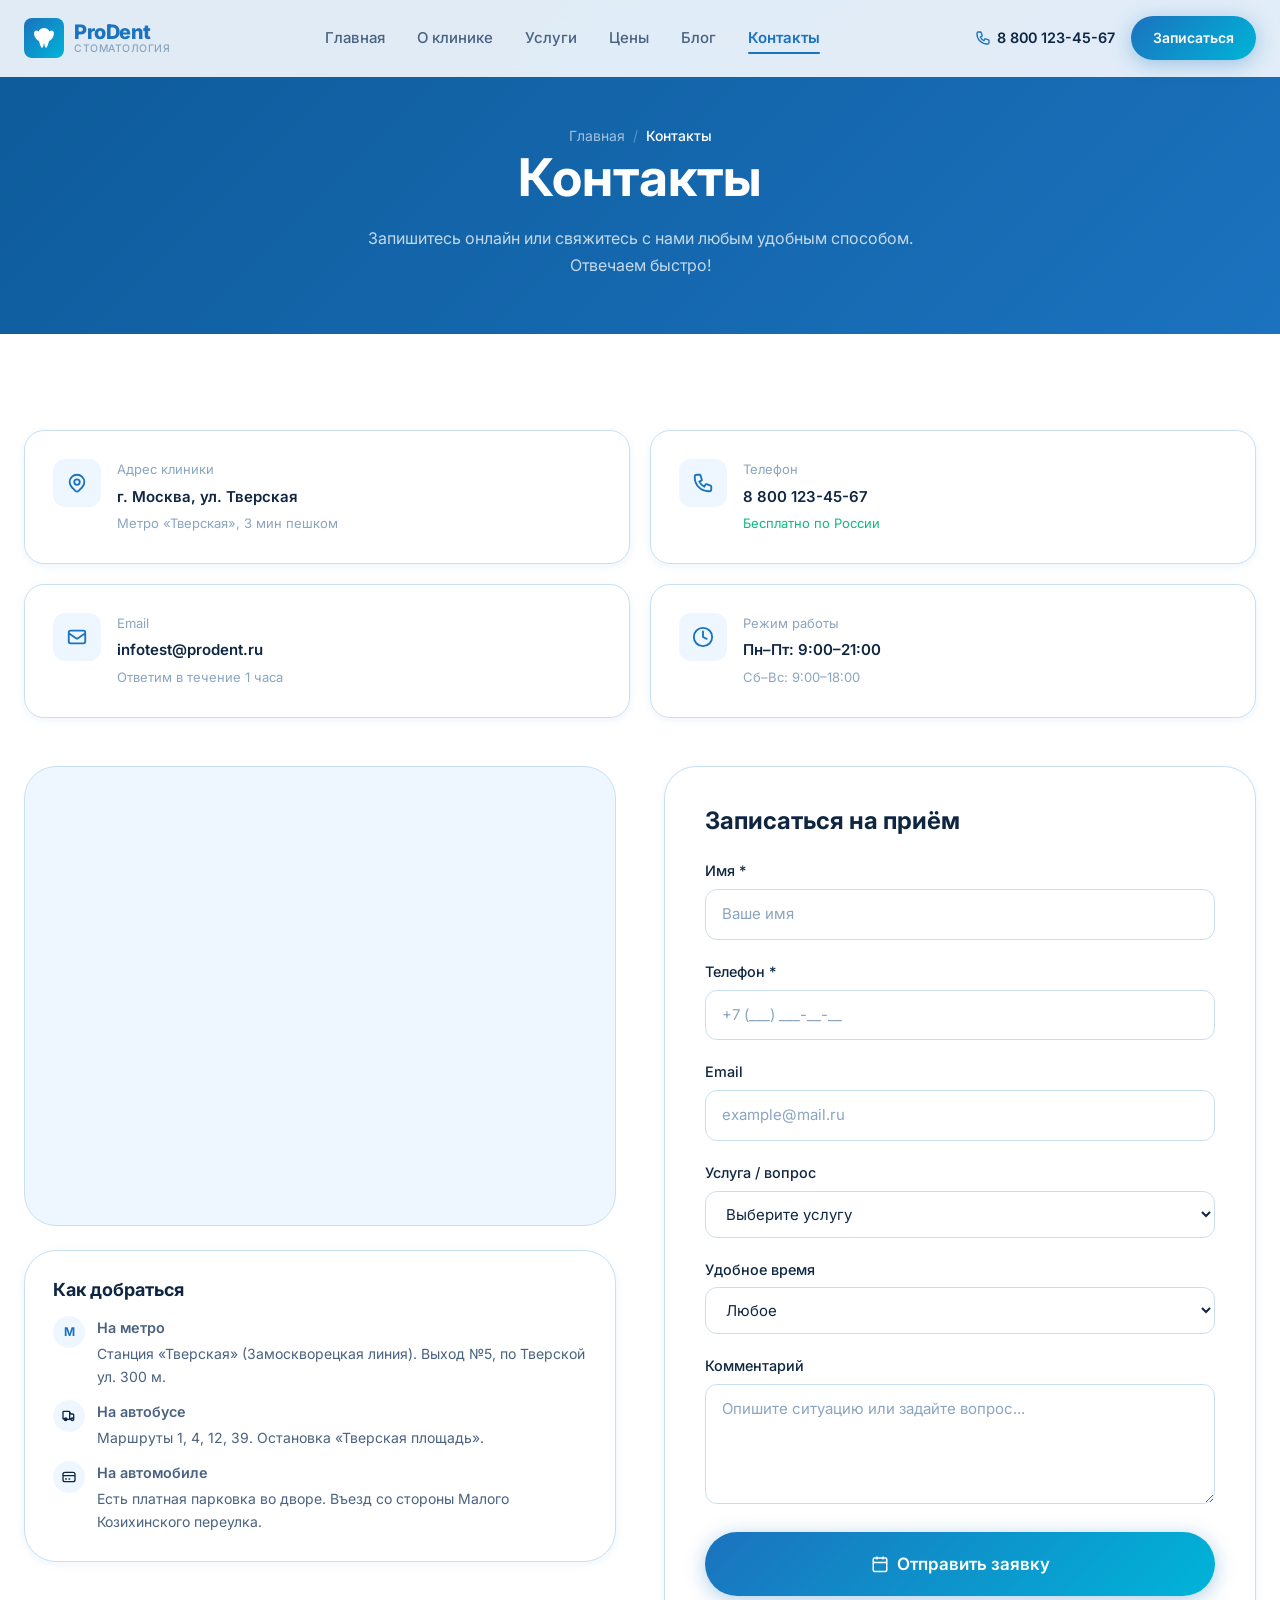
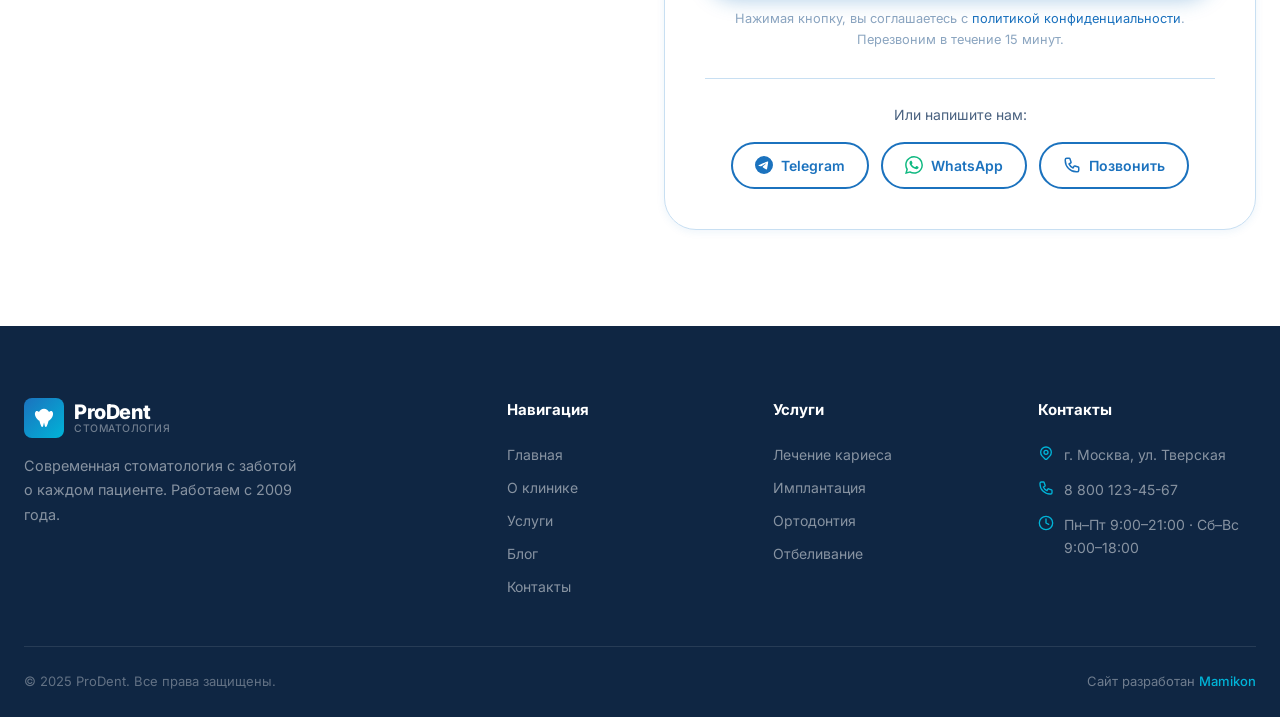
<file: contacts.html>
﻿<!DOCTYPE html>
<html lang="ru">
<head>
  <meta charset="UTF-8" />
  <meta name="viewport" content="width=device-width, initial-scale=1.0" />
  <link rel="apple-touch-icon" sizes="180x180" href="assets/img/favicon/apple-touch-icon.png">
  <link rel="icon" type="image/png" sizes="32x32" href="assets/img/favicon/favicon-32x32.png">
  <link rel="icon" type="image/png" sizes="16x16" href="assets/img/favicon/favicon-16x16.png">
  <meta name="description" content="Контакты стоматологической клиники ProDent: адрес, телефон, режим работы, карта. Запись онлайн." />
  <title>Контакты — ProDent</title>
  <link rel="preconnect" href="https://fonts.googleapis.com" />
  <link rel="preconnect" href="https://fonts.gstatic.com" crossorigin />
  <link href="https://fonts.googleapis.com/css2?family=Inter:wght@300;400;500;600;700;800;900&display=swap" rel="stylesheet" />
  <link rel="stylesheet" href="https://unpkg.com/aos@2.3.4/dist/aos.css" />
  <link rel="stylesheet" href="assets/css/style.css" />
</head>
<body>

<div class="scroll-progress" id="scrollProgress"></div>

<!-- HEADER -->
<header class="header" id="header">
  <div class="container">
    <div class="header__inner">
      <a href="index.html" class="logo">
        <div class="logo__icon"><svg width="24" height="24" viewBox="0 0 24 24" fill="none"><path d="M12 2C9.5 2 7.5 3.5 6.5 5.5C5.5 4.5 4 4 3 5C1.5 6.5 2 9 3 11C4 13 5.5 14.5 7 15C7.5 17 8 19 9 21C9.5 22 10.5 22 11 21L12 17L13 21C13.5 22 14.5 22 15 21C16 19 16.5 17 17 15C18.5 14.5 20 13 21 11C22 9 22.5 6.5 21 5C20 4 18.5 4.5 17.5 5.5C16.5 3.5 14.5 2 12 2Z" fill="white"/></svg></div>
        <div class="logo__text"><span class="logo__name">ProDent</span><span class="logo__sub">Стоматология</span></div>
      </a>
      <nav class="nav">
        <a href="index.html"    class="nav__link">Главная</a>
        <a href="about.html"    class="nav__link">О клинике</a>
        <a href="services.html" class="nav__link">Услуги</a>
        <a href="index.html#pricing" class="nav__link">Цены</a>
        <a href="blog.html"     class="nav__link">Блог</a>
        <a href="contacts.html" class="nav__link active">Контакты</a>
      </nav>
      <div class="header__actions">
        <a href="tel:+78001234567" class="header__phone"><svg width="16" height="16" fill="none" viewBox="0 0 24 24" stroke="currentColor" stroke-width="2"><path stroke-linecap="round" stroke-linejoin="round" d="M3 5a2 2 0 012-2h3.28a1 1 0 01.948.684l1.498 4.493a1 1 0 01-.502 1.21l-2.257 1.13a11.042 11.042 0 005.516 5.516l1.13-2.257a1 1 0 011.21-.502l4.493 1.498a1 1 0 01.684.949V19a2 2 0 01-2 2h-1C9.716 21 3 14.284 3 6V5z"/></svg>8 800 123-45-67</a>
        <a href="#contact-form" class="btn btn--primary btn--sm">Записаться</a>
      </div>
      <button class="burger" aria-label="Меню"><span></span><span></span><span></span></button>
    </div>
  </div>
</header>

<div class="mobile-menu">
  <div class="mobile-menu__overlay"></div>
  <div class="mobile-menu__panel">
    <button class="mobile-menu__close">✕</button>
    <nav class="mobile-nav">
      <a href="index.html"    class="mobile-nav__link">Главная</a>
      <a href="about.html"    class="mobile-nav__link">О клинике</a>
      <a href="services.html" class="mobile-nav__link">Услуги</a>
      <a href="index.html#pricing" class="mobile-nav__link">Цены</a>
      <a href="blog.html"     class="mobile-nav__link">Блог</a>
      <a href="contacts.html" class="mobile-nav__link active">Контакты</a>
    </nav>
    <div class="mobile-menu__footer">
      <a href="tel:+78001234567" class="mobile-menu__phone"><svg width="20" height="20" fill="none" viewBox="0 0 24 24" stroke="currentColor" stroke-width="2"><path stroke-linecap="round" stroke-linejoin="round" d="M3 5a2 2 0 012-2h3.28a1 1 0 01.948.684l1.498 4.493a1 1 0 01-.502 1.21l-2.257 1.13a11.042 11.042 0 005.516 5.516l1.13-2.257a1 1 0 011.21-.502l4.493 1.498a1 1 0 01.684.949V19a2 2 0 01-2 2h-1C9.716 21 3 14.284 3 6V5z"/></svg>8 800 123-45-67</a>
      <a href="#contact-form" class="btn btn--primary" style="width:100%;justify-content:center;">Записаться онлайн</a>
    </div>
  </div>
</div>

<!-- PAGE HERO -->
<section class="page-hero">
  <div class="container">
    <div class="breadcrumb">
      <a href="index.html" class="breadcrumb__item">Главная</a>
      <span class="breadcrumb__sep">/</span>
      <span class="breadcrumb__item active">Контакты</span>
    </div>
    <h1 data-aos="fade-up">Контакты</h1>
    <p data-aos="fade-up" data-aos-delay="100">Запишитесь онлайн или свяжитесь с нами любым удобным способом. Отвечаем быстро!</p>
  </div>
</section>

<!-- CONTACT INFO CARDS -->
<section class="section section--white">
  <div class="container">

    <div class="contacts-info-cards" data-aos="fade-up">

      <div class="contacts-info-card">
        <div class="contacts-info-card__icon">
          <svg width="22" height="22" fill="none" viewBox="0 0 24 24" stroke="currentColor" stroke-width="2"><path stroke-linecap="round" stroke-linejoin="round" d="M17.657 16.657L13.414 20.9a1.998 1.998 0 01-2.827 0l-4.244-4.243a8 8 0 1111.314 0z"/><path stroke-linecap="round" stroke-linejoin="round" d="M15 11a3 3 0 11-6 0 3 3 0 016 0z"/></svg>
        </div>
        <div>
          <div class="contacts-info-card__label">Адрес клиники</div>
          <div class="contacts-info-card__value">г. Москва, ул. Тверская</div>
          <p style="font-size:.8125rem;color:var(--text-light);margin-top:4px;">Метро «Тверская», 3 мин пешком</p>
        </div>
      </div>

      <div class="contacts-info-card">
        <div class="contacts-info-card__icon">
          <svg width="22" height="22" fill="none" viewBox="0 0 24 24" stroke="currentColor" stroke-width="2"><path stroke-linecap="round" stroke-linejoin="round" d="M3 5a2 2 0 012-2h3.28a1 1 0 01.948.684l1.498 4.493a1 1 0 01-.502 1.21l-2.257 1.13a11.042 11.042 0 005.516 5.516l1.13-2.257a1 1 0 011.21-.502l4.493 1.498a1 1 0 01.684.949V19a2 2 0 01-2 2h-1C9.716 21 3 14.284 3 6V5z"/></svg>
        </div>
        <div>
          <div class="contacts-info-card__label">Телефон</div>
          <div class="contacts-info-card__value"><a href="tel:+78001234567">8 800 123-45-67</a></div>
          <p style="font-size:.8125rem;color:var(--success);margin-top:4px;">Бесплатно по России</p>
        </div>
      </div>

      <div class="contacts-info-card">
        <div class="contacts-info-card__icon">
          <svg width="22" height="22" fill="none" viewBox="0 0 24 24" stroke="currentColor" stroke-width="2"><path stroke-linecap="round" stroke-linejoin="round" d="M3 8l7.89 5.26a2 2 0 002.22 0L21 8M5 19h14a2 2 0 002-2V7a2 2 0 00-2-2H5a2 2 0 00-2 2v10a2 2 0 002 2z"/></svg>
        </div>
        <div>
          <div class="contacts-info-card__label">Email</div>
          <div class="contacts-info-card__value"><a href="mailto:infotest@prodent.ru">infotest@prodent.ru</a></div>
          <p style="font-size:.8125rem;color:var(--text-light);margin-top:4px;">Ответим в течение 1 часа</p>
        </div>
      </div>

      <div class="contacts-info-card">
        <div class="contacts-info-card__icon">
          <svg width="22" height="22" fill="none" viewBox="0 0 24 24" stroke="currentColor" stroke-width="2"><circle cx="12" cy="12" r="10"/><path stroke-linecap="round" stroke-linejoin="round" d="M12 6v6l4 2"/></svg>
        </div>
        <div>
          <div class="contacts-info-card__label">Режим работы</div>
          <div class="contacts-info-card__value">Пн–Пт: 9:00–21:00</div>
          <p style="font-size:.8125rem;color:var(--text-light);margin-top:4px;">Сб–Вс: 9:00–18:00</p>
        </div>
      </div>

    </div>

    <!-- Map + Form -->
    <div class="contacts-page-grid" data-aos="fade-up">

      <div>
        <div class="contacts-map-large">
          <iframe
            src="https://www.google.com/maps/embed?pb=!1m18!1m12!1m3!1d113848.09858647414!2d44.406166730239114!3d40.153361196770824!2m3!1f0!2f0!3f0!3m2!1i1024!2i768!4f13.1!3m3!1m2!1s0x406aa2dab8fc8b5b%3A0x3d1479ae87da526a!2z0JXRgNC10LLQsNC9!5e1!3m2!1sru!2sam!4v1773083421304!5m2!1sru!2sam"
            width="580" height="380" style="border:0;" allowfullscreen="" loading="lazy"
            referrerpolicy="no-referrer-when-downgrade"></iframe>
        </div>

        <!-- How to find us -->
        <div style="background:var(--white);border-radius:var(--r-xl);padding:28px;box-shadow:var(--shadow-sm);border:1px solid var(--border);margin-top:24px;">
          <h4 style="margin-bottom:16px;">Как добраться</h4>
          <div style="display:flex;flex-direction:column;gap:12px;">
            <div style="display:flex;gap:12px;align-items:flex-start;">
              <div style="width:32px;height:32px;border-radius:50%;background:var(--bg-alt);display:flex;align-items:center;justify-content:center;flex-shrink:0;font-size:.75rem;font-weight:700;color:var(--primary);">М</div>
              <div>
                <p style="font-weight:600;font-size:.9rem;margin-bottom:2px;">На метро</p>
                <p style="font-size:.875rem;color:var(--text-sec);">Станция «Тверская» (Замоскворецкая линия). Выход №5, по Тверской ул. 300 м.</p>
              </div>
            </div>
            <div style="display:flex;gap:12px;align-items:flex-start;">
              <div style="width:32px;height:32px;border-radius:50%;background:var(--bg-alt);display:flex;align-items:center;justify-content:center;flex-shrink:0;">
                <svg width="16" height="16" fill="none" viewBox="0 0 24 24" stroke="currentColor" stroke-width="2"><path stroke-linecap="round" stroke-linejoin="round" d="M9 17a2 2 0 11-4 0 2 2 0 014 0zM19 17a2 2 0 11-4 0 2 2 0 014 0z"/><path stroke-linecap="round" stroke-linejoin="round" d="M13 16V6a1 1 0 00-1-1H4a1 1 0 00-1 1v10l2 1h8l2-1zM13 6l2 3h3l1 1v6h-2"/></svg>
              </div>
              <div>
                <p style="font-weight:600;font-size:.9rem;margin-bottom:2px;">На автобусе</p>
                <p style="font-size:.875rem;color:var(--text-sec);">Маршруты 1, 4, 12, 39. Остановка «Тверская площадь».</p>
              </div>
            </div>
            <div style="display:flex;gap:12px;align-items:flex-start;">
              <div style="width:32px;height:32px;border-radius:50%;background:var(--bg-alt);display:flex;align-items:center;justify-content:center;flex-shrink:0;">
                <svg width="16" height="16" fill="none" viewBox="0 0 24 24" stroke="currentColor" stroke-width="2"><path stroke-linecap="round" stroke-linejoin="round" d="M3 10h18M7 15h1m4 0h1m-7 4h12a3 3 0 003-3V8a3 3 0 00-3-3H6a3 3 0 00-3 3v8a3 3 0 003 3z"/></svg>
              </div>
              <div>
                <p style="font-weight:600;font-size:.9rem;margin-bottom:2px;">На автомобиле</p>
                <p style="font-size:.875rem;color:var(--text-sec);">Есть платная парковка во дворе. Въезд со стороны Малого Козихинского переулка.</p>
              </div>
            </div>
          </div>
        </div>
      </div>

      <div class="contacts-form-wrap" id="contact-form" data-aos="fade-up">
        <h3 style="margin-bottom:24px;">Записаться на приём</h3>
        <form>
          <div class="form-group">
            <label class="form-label">Имя *</label>
            <input type="text" class="form-input" placeholder="Ваше имя" required />
          </div>
          <div class="form-group">
            <label class="form-label">Телефон *</label>
            <input type="tel" class="form-input" placeholder="+7 (___) ___-__-__" required />
          </div>
          <div class="form-group">
            <label class="form-label">Email</label>
            <input type="email" class="form-input" placeholder="example@mail.ru" />
          </div>
          <div class="form-group">
            <label class="form-label">Услуга / вопрос</label>
            <select class="form-select">
              <option value="">Выберите услугу</option>
              <option>Консультация (бесплатно)</option>
              <option>Лечение кариеса</option>
              <option>Имплантация</option>
              <option>Отбеливание зубов</option>
              <option>Ортодонтия / Брекеты</option>
              <option>Протезирование</option>
              <option>Профессиональная чистка</option>
              <option>Детская стоматология</option>
              <option>Другое</option>
            </select>
          </div>
          <div class="form-group">
            <label class="form-label">Удобное время</label>
            <select class="form-select">
              <option value="">Любое</option>
              <option>Утро (9:00–12:00)</option>
              <option>День (12:00–16:00)</option>
              <option>Вечер (16:00–21:00)</option>
            </select>
          </div>
          <div class="form-group">
            <label class="form-label">Комментарий</label>
            <textarea class="form-textarea" placeholder="Опишите ситуацию или задайте вопрос..."></textarea>
          </div>
          <button type="submit" class="btn btn--primary btn--lg" style="width:100%;justify-content:center;">
            <svg width="18" height="18" fill="none" viewBox="0 0 24 24" stroke="currentColor" stroke-width="2"><rect x="3" y="4" width="18" height="18" rx="2"/><path d="M16 2v4M8 2v4M3 10h18"/></svg>
            Отправить заявку
          </button>
          <p style="font-size:.8rem;color:var(--text-light);text-align:center;margin-top:12px;">
            Нажимая кнопку, вы соглашаетесь с <a href="#" style="color:var(--primary);">политикой конфиденциальности</a>.<br>
            Перезвоним в течение 15 минут.
          </p>
        </form>

        <!-- Messenger links -->
        <div style="margin-top:28px;padding-top:24px;border-top:1px solid var(--border);">
          <p style="font-size:.875rem;color:var(--text-sec);text-align:center;margin-bottom:16px;">Или напишите нам:</p>
          <div style="display:flex;gap:12px;justify-content:center;flex-wrap:wrap;">
            <a href="https://t.me/prodent" target="_blank" class="btn btn--outline btn--sm" style="gap:8px;">
              <svg width="18" height="18" viewBox="0 0 24 24" fill="currentColor" style="color:var(--primary);"><path d="M11.944 0A12 12 0 0 0 0 12a12 12 0 0 0 12 12 12 12 0 0 0 12-12A12 12 0 0 0 12 0a12 12 0 0 0-.056 0zm4.962 7.224c.1-.002.321.023.465.14a.506.506 0 0 1 .171.325c.016.093.036.306.02.472-.18 1.898-.962 6.502-1.36 8.627-.168.9-.499 1.201-.82 1.23-.696.065-1.225-.46-1.9-.902-1.056-.693-1.653-1.124-2.678-1.8-1.185-.78-.417-1.21.258-1.91.177-.184 3.247-2.977 3.307-3.23.007-.032.014-.15-.056-.212s-.174-.041-.249-.024c-.106.024-1.793 1.14-5.061 3.345-.48.33-.913.49-1.302.48-.428-.008-1.252-.241-1.865-.44-.752-.245-1.349-.374-1.297-.789.027-.216.325-.437.893-.663 3.498-1.524 5.83-2.529 6.998-3.014 3.332-1.386 4.025-1.627 4.476-1.635z"/></svg>
              Telegram
            </a>
            <a href="https://wa.me/78001234567" target="_blank" class="btn btn--outline btn--sm" style="gap:8px;">
              <svg width="18" height="18" viewBox="0 0 24 24" fill="currentColor" style="color:var(--success);"><path d="M17.472 14.382c-.297-.149-1.758-.867-2.03-.967-.273-.099-.471-.148-.67.15-.197.297-.767.966-.94 1.164-.173.199-.347.223-.644.075-.297-.15-1.255-.463-2.39-1.475-.883-.788-1.48-1.761-1.653-2.059-.173-.297-.018-.458.13-.606.134-.133.298-.347.446-.52.149-.174.198-.298.298-.497.099-.198.05-.371-.025-.52-.075-.149-.669-1.612-.916-2.207-.242-.579-.487-.5-.669-.51-.173-.008-.371-.01-.57-.01-.198 0-.52.074-.792.372-.272.297-1.04 1.016-1.04 2.479 0 1.462 1.065 2.875 1.213 3.074.149.198 2.096 3.2 5.077 4.487.709.306 1.262.489 1.694.625.712.227 1.36.195 1.871.118.571-.085 1.758-.719 2.006-1.413.248-.694.248-1.289.173-1.413-.074-.124-.272-.198-.57-.347m-5.421 7.403h-.004a9.87 9.87 0 01-5.031-1.378l-.361-.214-3.741.982.998-3.648-.235-.374a9.86 9.86 0 01-1.51-5.26c.001-5.45 4.436-9.884 9.888-9.884 2.64 0 5.122 1.03 6.988 2.898a9.825 9.825 0 012.893 6.994c-.003 5.45-4.437 9.884-9.885 9.884m8.413-18.297A11.815 11.815 0 0012.05 0C5.495 0 .16 5.335.157 11.892c0 2.096.547 4.142 1.588 5.945L.057 24l6.305-1.654a11.882 11.882 0 005.683 1.448h.005c6.554 0 11.89-5.335 11.893-11.893a11.821 11.821 0 00-3.48-8.413z"/></svg>
              WhatsApp
            </a>
            <a href="tel:+78001234567" class="btn btn--outline btn--sm" style="gap:8px;">
              <svg width="18" height="18" fill="none" viewBox="0 0 24 24" stroke="currentColor" stroke-width="2"><path stroke-linecap="round" stroke-linejoin="round" d="M3 5a2 2 0 012-2h3.28a1 1 0 01.948.684l1.498 4.493a1 1 0 01-.502 1.21l-2.257 1.13a11.042 11.042 0 005.516 5.516l1.13-2.257a1 1 0 011.21-.502l4.493 1.498a1 1 0 01.684.949V19a2 2 0 01-2 2h-1C9.716 21 3 14.284 3 6V5z"/></svg>
              Позвонить
            </a>
          </div>
        </div>
      </div>

    </div>
  </div>
</section>

<!-- FOOTER -->
<footer class="footer">
  <div class="container">
    <div class="footer__grid">
      <div class="footer__brand"><a href="index.html" class="logo"><div class="logo__icon"><svg width="22" height="22" viewBox="0 0 24 24" fill="none"><path d="M12 2C9.5 2 7.5 3.5 6.5 5.5C5.5 4.5 4 4 3 5C1.5 6.5 2 9 3 11C4 13 5.5 14.5 7 15C7.5 17 8 19 9 21C9.5 22 10.5 22 11 21L12 17L13 21C13.5 22 14.5 22 15 21C16 19 16.5 17 17 15C18.5 14.5 20 13 21 11C22 9 22.5 6.5 21 5C20 4 18.5 4.5 17.5 5.5C16.5 3.5 14.5 2 12 2Z" fill="white"/></svg></div><div class="logo__text"><span class="logo__name">ProDent</span><span class="logo__sub">Стоматология</span></div></a><p class="footer__desc">Современная стоматология с заботой о каждом пациенте. Работаем с 2009 года.</p></div>
      <div><div class="footer__col-title">Навигация</div><nav class="footer__nav"><a href="index.html" class="footer__nav-link">Главная</a><a href="about.html" class="footer__nav-link">О клинике</a><a href="services.html" class="footer__nav-link">Услуги</a><a href="blog.html" class="footer__nav-link">Блог</a><a href="contacts.html" class="footer__nav-link">Контакты</a></nav></div>
      <div><div class="footer__col-title">Услуги</div><nav class="footer__nav"><a href="services.html" class="footer__nav-link">Лечение кариеса</a><a href="services.html" class="footer__nav-link">Имплантация</a><a href="services.html" class="footer__nav-link">Ортодонтия</a><a href="services.html" class="footer__nav-link">Отбеливание</a></nav></div>
      <div>
        <div class="footer__col-title">Контакты</div>
        <div class="footer__contact-item"><svg width="16" height="16" fill="none" viewBox="0 0 24 24" stroke="currentColor" stroke-width="2"><path stroke-linecap="round" stroke-linejoin="round" d="M17.657 16.657L13.414 20.9a1.998 1.998 0 01-2.827 0l-4.244-4.243a8 8 0 1111.314 0z"/><path stroke-linecap="round" stroke-linejoin="round" d="M15 11a3 3 0 11-6 0 3 3 0 016 0z"/></svg><span>г. Москва, ул. Тверская</span></div>
        <div class="footer__contact-item"><svg width="16" height="16" fill="none" viewBox="0 0 24 24" stroke="currentColor" stroke-width="2"><path stroke-linecap="round" stroke-linejoin="round" d="M3 5a2 2 0 012-2h3.28a1 1 0 01.948.684l1.498 4.493a1 1 0 01-.502 1.21l-2.257 1.13a11.042 11.042 0 005.516 5.516l1.13-2.257a1 1 0 011.21-.502l4.493 1.498a1 1 0 01.684.949V19a2 2 0 01-2 2h-1C9.716 21 3 14.284 3 6V5z"/></svg><a href="tel:+78001234567">8 800 123-45-67</a></div>
        <div class="footer__contact-item"><svg width="16" height="16" fill="none" viewBox="0 0 24 24" stroke="currentColor" stroke-width="2"><circle cx="12" cy="12" r="10"/><path stroke-linecap="round" stroke-linejoin="round" d="M12 6v6l4 2"/></svg><span>Пн–Пт 9:00–21:00 · Сб–Вс 9:00–18:00</span></div>
      </div>
    </div>
    <div class="footer__bottom">
      <p class="footer__copy">© 2025 ProDent. Все права защищены. </p>
      <p class="footer__made-by">Сайт разработан <a href="https://linkedin.com/in/mamikon-arustamyan-3969301ab" target="_blank" rel="noopener">Mamikon</a></p>
    </div>
  </div>
</footer>

<button class="back-to-top" aria-label="Наверх"><svg width="20" height="20" fill="none" viewBox="0 0 24 24" stroke="currentColor" stroke-width="2.5"><path stroke-linecap="round" stroke-linejoin="round" d="M5 15l7-7 7 7"/></svg></button>

<script src="https://unpkg.com/aos@2.3.4/dist/aos.js"></script>
<script src="assets/js/main.js"></script>
</body>
</html>
</file>
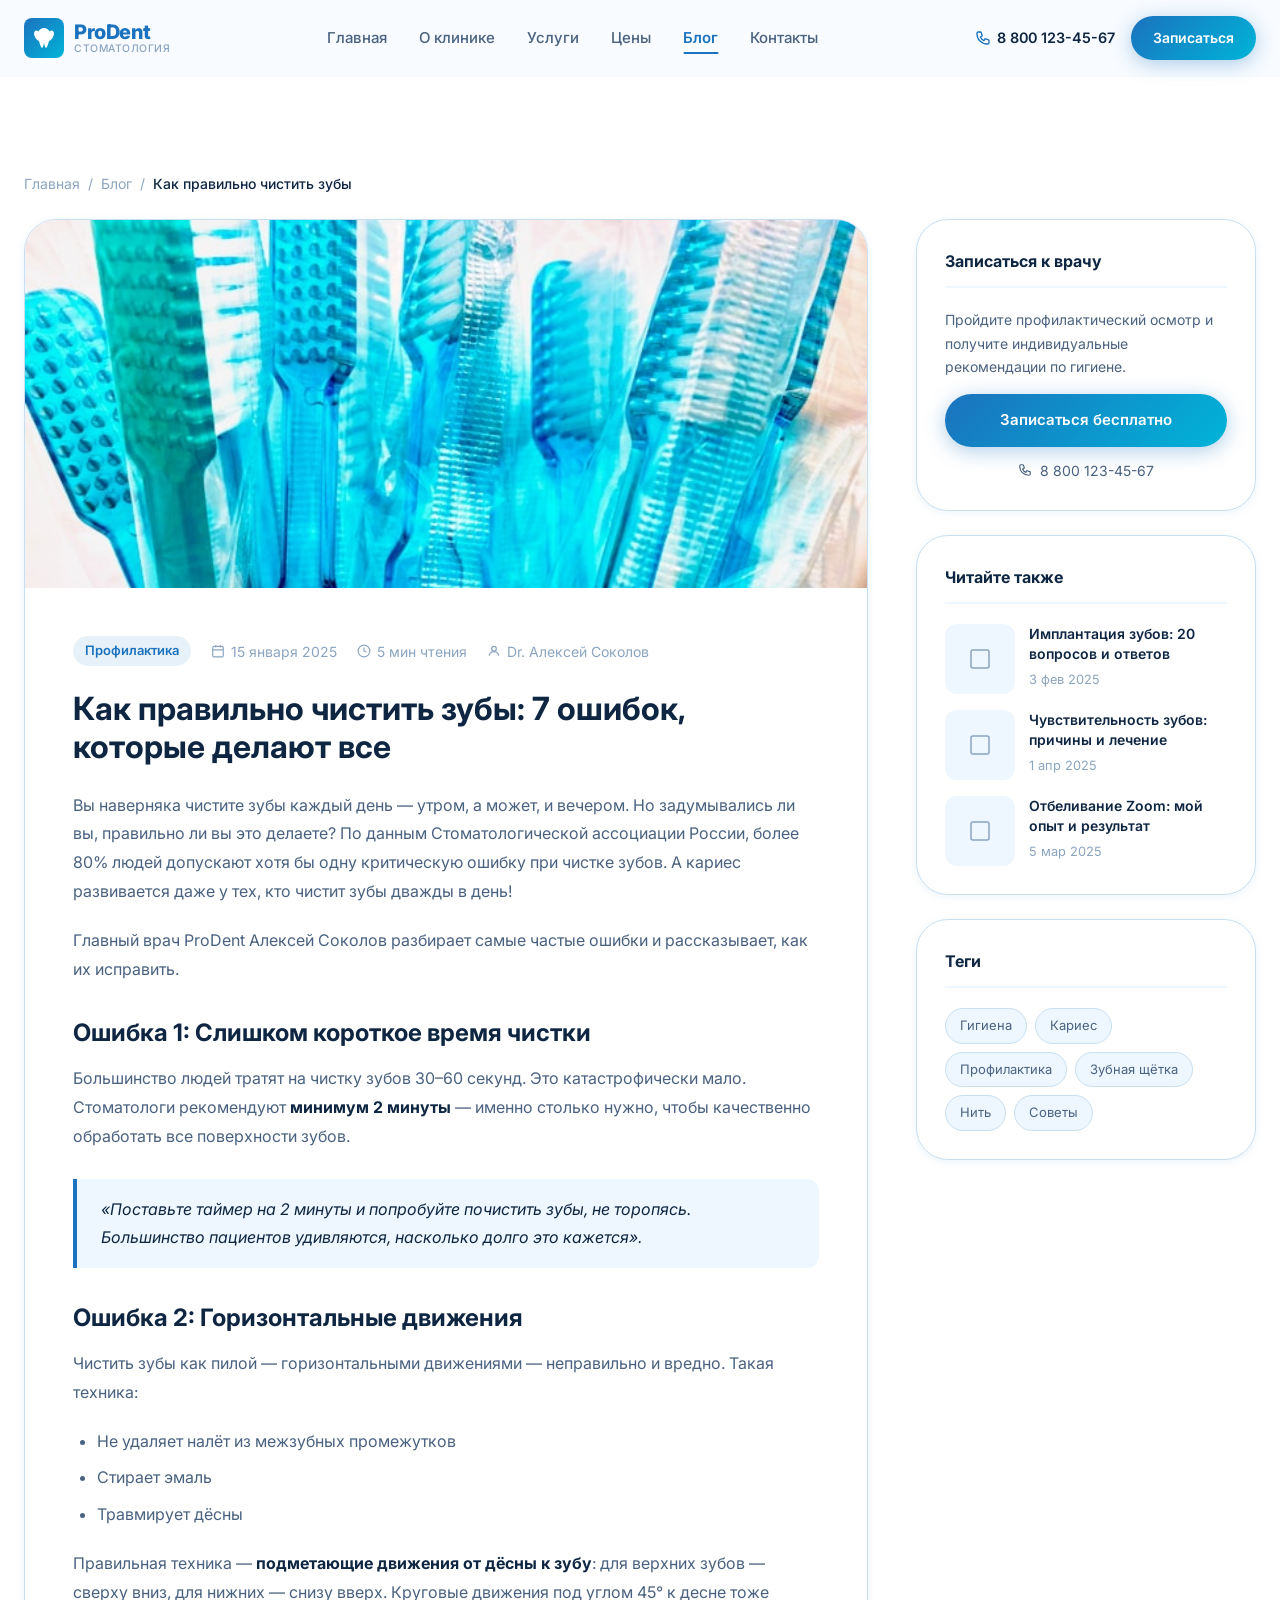
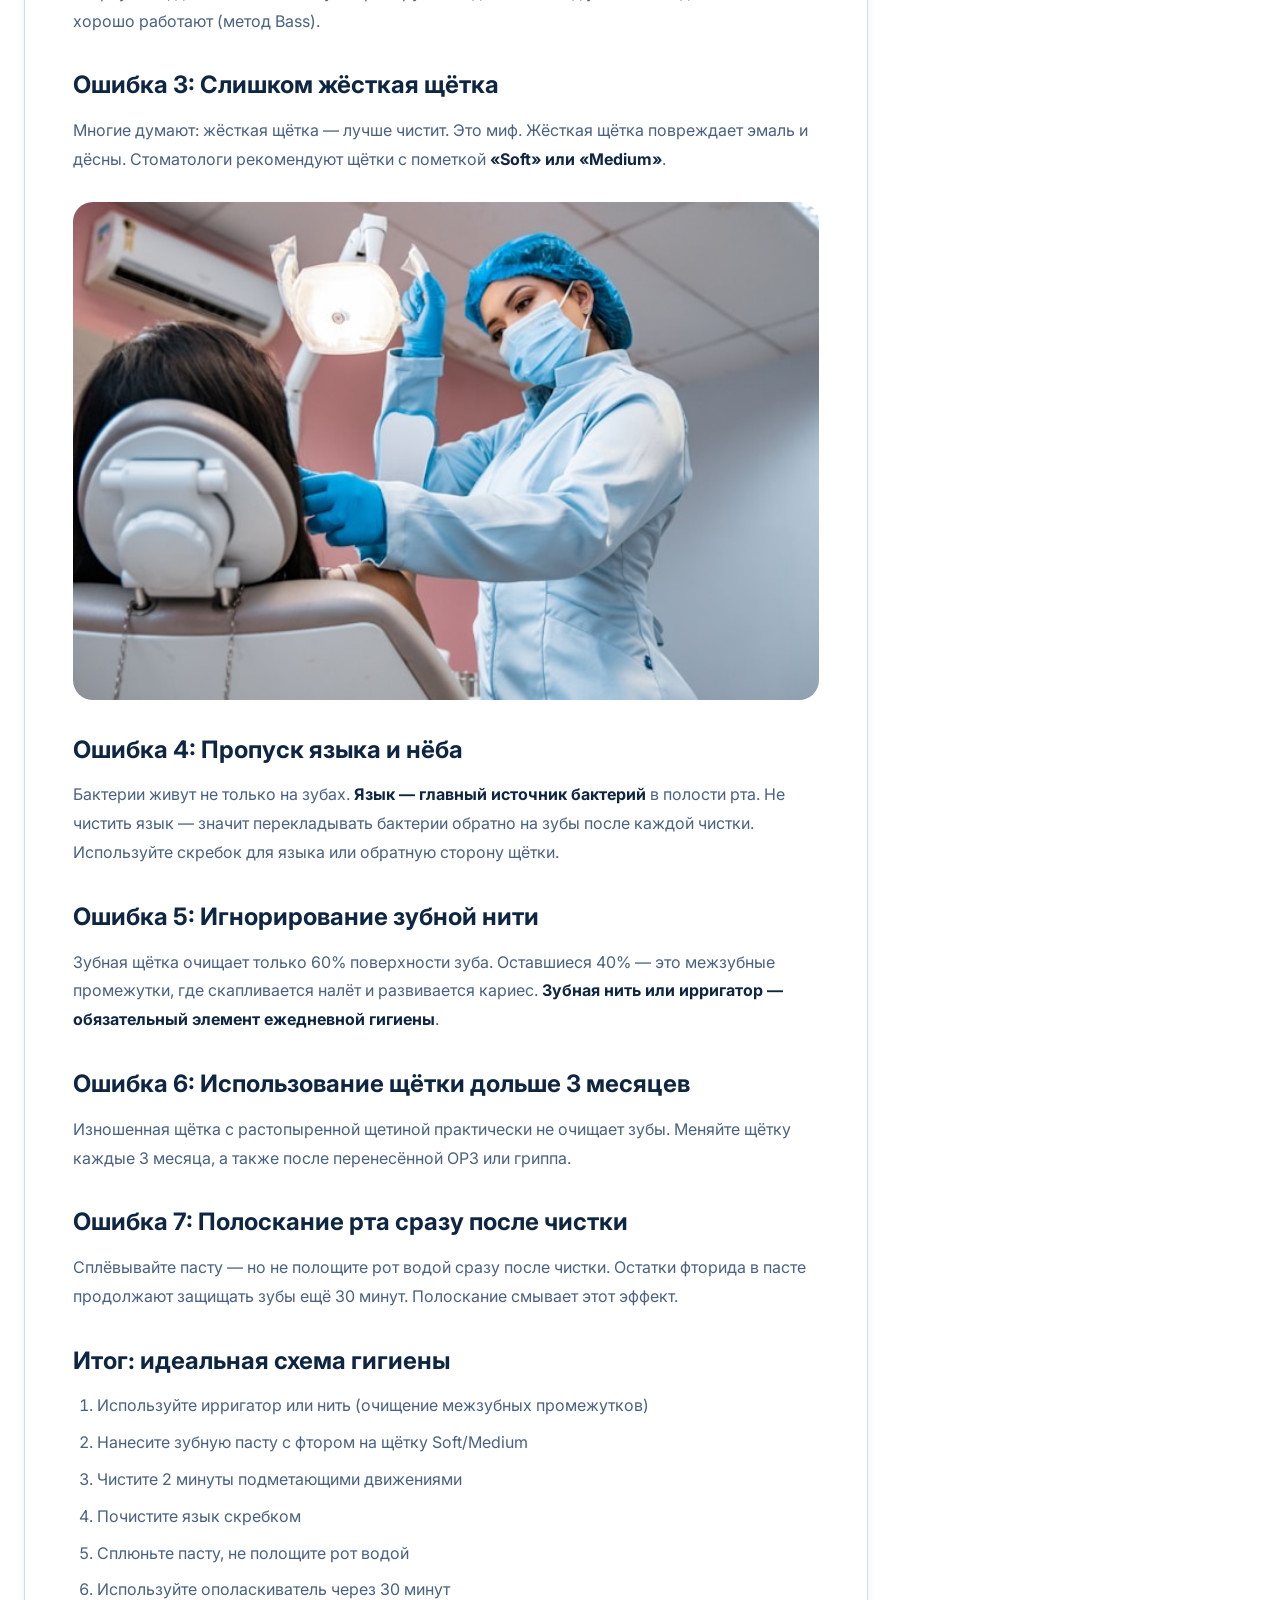
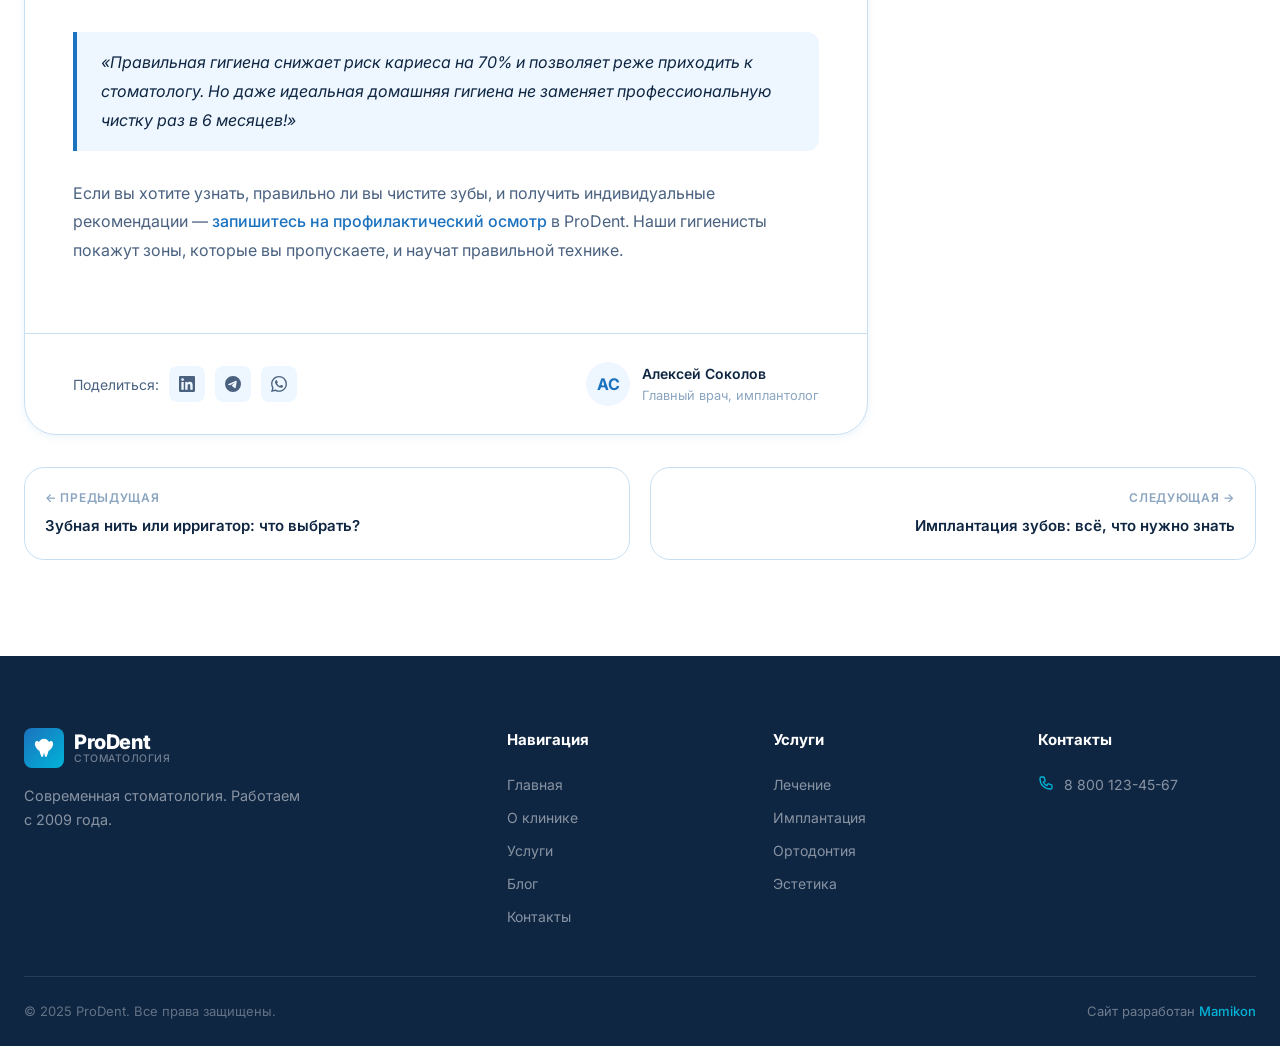
<file: post.html>
﻿<!DOCTYPE html>
<html lang="ru">
<head>
  <meta charset="UTF-8" />
  <meta name="viewport" content="width=device-width, initial-scale=1.0" />
  <link rel="apple-touch-icon" sizes="180x180" href="assets/img/favicon/apple-touch-icon.png">
  <link rel="icon" type="image/png" sizes="32x32" href="assets/img/favicon/favicon-32x32.png">
  <link rel="icon" type="image/png" sizes="16x16" href="assets/img/favicon/favicon-16x16.png">
  <meta name="description" content="Как правильно чистить зубы: 7 ошибок, которые допускают все. Советы стоматолога ProDent." />
  <title>Как правильно чистить зубы: 7 ошибок — ProDent Блог</title>
  <link rel="preconnect" href="https://fonts.googleapis.com" />
  <link rel="preconnect" href="https://fonts.gstatic.com" crossorigin />
  <link href="https://fonts.googleapis.com/css2?family=Inter:wght@300;400;500;600;700;800;900&display=swap" rel="stylesheet" />
  <link rel="stylesheet" href="https://unpkg.com/aos@2.3.4/dist/aos.css" />
  <link rel="stylesheet" href="assets/css/style.css" />
</head>
<body>

<div class="scroll-progress" id="scrollProgress"></div>

<!-- HEADER -->
<header class="header" id="header">
  <div class="container">
    <div class="header__inner">
      <a href="index.html" class="logo">
        <div class="logo__icon"><svg width="24" height="24" viewBox="0 0 24 24" fill="none"><path d="M12 2C9.5 2 7.5 3.5 6.5 5.5C5.5 4.5 4 4 3 5C1.5 6.5 2 9 3 11C4 13 5.5 14.5 7 15C7.5 17 8 19 9 21C9.5 22 10.5 22 11 21L12 17L13 21C13.5 22 14.5 22 15 21C16 19 16.5 17 17 15C18.5 14.5 20 13 21 11C22 9 22.5 6.5 21 5C20 4 18.5 4.5 17.5 5.5C16.5 3.5 14.5 2 12 2Z" fill="white"/></svg></div>
        <div class="logo__text"><span class="logo__name">ProDent</span><span class="logo__sub">Стоматология</span></div>
      </a>
      <nav class="nav">
        <a href="index.html"    class="nav__link">Главная</a>
        <a href="about.html"    class="nav__link">О клинике</a>
        <a href="services.html" class="nav__link">Услуги</a>
        <a href="index.html#pricing" class="nav__link">Цены</a>
        <a href="blog.html"     class="nav__link active">Блог</a>
        <a href="contacts.html" class="nav__link">Контакты</a>
      </nav>
      <div class="header__actions">
        <a href="tel:+78001234567" class="header__phone"><svg width="16" height="16" fill="none" viewBox="0 0 24 24" stroke="currentColor" stroke-width="2"><path stroke-linecap="round" stroke-linejoin="round" d="M3 5a2 2 0 012-2h3.28a1 1 0 01.948.684l1.498 4.493a1 1 0 01-.502 1.21l-2.257 1.13a11.042 11.042 0 005.516 5.516l1.13-2.257a1 1 0 011.21-.502l4.493 1.498a1 1 0 01.684.949V19a2 2 0 01-2 2h-1C9.716 21 3 14.284 3 6V5z"/></svg>8 800 123-45-67</a>
        <a href="index.html#cta" class="btn btn--primary btn--sm">Записаться</a>
      </div>
      <button class="burger" aria-label="Меню"><span></span><span></span><span></span></button>
    </div>
  </div>
</header>

<div class="mobile-menu">
  <div class="mobile-menu__overlay"></div>
  <div class="mobile-menu__panel">
    <button class="mobile-menu__close">✕</button>
    <nav class="mobile-nav">
      <a href="index.html"    class="mobile-nav__link">Главная</a>
      <a href="about.html"    class="mobile-nav__link">О клинике</a>
      <a href="services.html" class="mobile-nav__link">Услуги</a>
      <a href="index.html#pricing" class="mobile-nav__link">Цены</a>
      <a href="blog.html"     class="mobile-nav__link active">Блог</a>
      <a href="contacts.html" class="mobile-nav__link">Контакты</a>
    </nav>
    <div class="mobile-menu__footer">
      <a href="tel:+78001234567" class="mobile-menu__phone"><svg width="20" height="20" fill="none" viewBox="0 0 24 24" stroke="currentColor" stroke-width="2"><path stroke-linecap="round" stroke-linejoin="round" d="M3 5a2 2 0 012-2h3.28a1 1 0 01.948.684l1.498 4.493a1 1 0 01-.502 1.21l-2.257 1.13a11.042 11.042 0 005.516 5.516l1.13-2.257a1 1 0 011.21-.502l4.493 1.498a1 1 0 01.684.949V19a2 2 0 01-2 2h-1C9.716 21 3 14.284 3 6V5z"/></svg>8 800 123-45-67</a>
      <a href="index.html#cta" class="btn btn--primary" style="width:100%;justify-content:center;">Записаться онлайн</a>
    </div>
  </div>
</div>

<!-- PAGE HERO (mini) -->
<div style="height:76px;background:var(--bg);"></div>

<!-- POST CONTENT -->
<section class="section section--white">
  <div class="container">

    <!-- Breadcrumb -->
    <div class="breadcrumb" style="justify-content:flex-start;margin-bottom:24px;" data-aos="fade-up">
      <a href="index.html" class="breadcrumb__item" style="color:var(--text-light);">Главная</a>
      <span class="breadcrumb__sep" style="color:var(--text-light);">/</span>
      <a href="blog.html" class="breadcrumb__item" style="color:var(--text-light);">Блог</a>
      <span class="breadcrumb__sep" style="color:var(--text-light);">/</span>
      <span class="breadcrumb__item active" style="color:var(--text);">Как правильно чистить зубы</span>
    </div>

    <div class="post-layout">

      <!-- ARTICLE -->
      <article class="post-article" data-aos="fade-up">
        <div class="post-article__cover">
          <img src="assets/img/how-to-brush.jpg" alt="">
        </div>

        <div class="post-article__body">
          <div class="post-meta">
            <span class="post-tag">Профилактика</span>
            <span class="post-meta__item">
              <svg width="14" height="14" fill="none" viewBox="0 0 24 24" stroke="currentColor" stroke-width="2"><rect x="3" y="4" width="18" height="18" rx="2"/><path d="M16 2v4M8 2v4M3 10h18"/></svg>
              15 января 2025
            </span>
            <span class="post-meta__item">
              <svg width="14" height="14" fill="none" viewBox="0 0 24 24" stroke="currentColor" stroke-width="2"><circle cx="12" cy="12" r="10"/><path d="M12 6v6l4 2"/></svg>
              5 мин чтения
            </span>
            <span class="post-meta__item">
              <svg width="14" height="14" fill="none" viewBox="0 0 24 24" stroke="currentColor" stroke-width="2"><circle cx="12" cy="8" r="4"/><path d="M4 20c0-4 3.6-7 8-7s8 3 8 7"/></svg>
              Dr. Алексей Соколов
            </span>
          </div>

          <h1 class="post-article__title">Как правильно чистить зубы: 7 ошибок, которые делают все</h1>

          <div class="post-content">
            <p>Вы наверняка чистите зубы каждый день — утром, а может, и вечером. Но задумывались ли вы, правильно ли вы это делаете? По данным Стоматологической ассоциации России, более 80% людей допускают хотя бы одну критическую ошибку при чистке зубов. А кариес развивается даже у тех, кто чистит зубы дважды в день!</p>

            <p>Главный врач ProDent Алексей Соколов разбирает самые частые ошибки и рассказывает, как их исправить.</p>

            <h2>Ошибка 1: Слишком короткое время чистки</h2>
            <p>Большинство людей тратят на чистку зубов 30–60 секунд. Это катастрофически мало. Стоматологи рекомендуют <strong>минимум 2 минуты</strong> — именно столько нужно, чтобы качественно обработать все поверхности зубов.</p>
            <blockquote>«Поставьте таймер на 2 минуты и попробуйте почистить зубы, не торопясь. Большинство пациентов удивляются, насколько долго это кажется».</blockquote>

            <h2>Ошибка 2: Горизонтальные движения</h2>
            <p>Чистить зубы как пилой — горизонтальными движениями — неправильно и вредно. Такая техника:</p>
            <ul>
              <li>Не удаляет налёт из межзубных промежутков</li>
              <li>Стирает эмаль</li>
              <li>Травмирует дёсны</li>
            </ul>
            <p>Правильная техника — <strong>подметающие движения от дёсны к зубу</strong>: для верхних зубов — сверху вниз, для нижних — снизу вверх. Круговые движения под углом 45° к десне тоже хорошо работают (метод Bass).</p>

            <h2>Ошибка 3: Слишком жёсткая щётка</h2>
            <p>Многие думают: жёсткая щётка — лучше чистит. Это миф. Жёсткая щётка повреждает эмаль и дёсны. Стоматологи рекомендуют щётки с пометкой <strong>«Soft» или «Medium»</strong>.</p>

            <img src="assets/img/post-7.jpg" alt="">

            <h2>Ошибка 4: Пропуск языка и нёба</h2>
            <p>Бактерии живут не только на зубах. <strong>Язык — главный источник бактерий</strong> в полости рта. Не чистить язык — значит перекладывать бактерии обратно на зубы после каждой чистки. Используйте скребок для языка или обратную сторону щётки.</p>

            <h2>Ошибка 5: Игнорирование зубной нити</h2>
            <p>Зубная щётка очищает только 60% поверхности зуба. Оставшиеся 40% — это межзубные промежутки, где скапливается налёт и развивается кариес. <strong>Зубная нить или ирригатор — обязательный элемент ежедневной гигиены</strong>.</p>

            <h2>Ошибка 6: Использование щётки дольше 3 месяцев</h2>
            <p>Изношенная щётка с растопыренной щетиной практически не очищает зубы. Меняйте щётку каждые 3 месяца, а также после перенесённой ОРЗ или гриппа.</p>

            <h2>Ошибка 7: Полоскание рта сразу после чистки</h2>
            <p>Сплёвывайте пасту — но не полощите рот водой сразу после чистки. Остатки фторида в пасте продолжают защищать зубы ещё 30 минут. Полоскание смывает этот эффект.</p>

            <h2>Итог: идеальная схема гигиены</h2>
            <ol>
              <li>Используйте ирригатор или нить (очищение межзубных промежутков)</li>
              <li>Нанесите зубную пасту с фтором на щётку Soft/Medium</li>
              <li>Чистите 2 минуты подметающими движениями</li>
              <li>Почистите язык скребком</li>
              <li>Сплюньте пасту, не полощите рот водой</li>
              <li>Используйте ополаскиватель через 30 минут</li>
            </ol>

            <blockquote>«Правильная гигиена снижает риск кариеса на 70% и позволяет реже приходить к стоматологу. Но даже идеальная домашняя гигиена не заменяет профессиональную чистку раз в 6 месяцев!»</blockquote>

            <p>Если вы хотите узнать, правильно ли вы чистите зубы, и получить индивидуальные рекомендации — <a href="index.html#cta">запишитесь на профилактический осмотр</a> в ProDent. Наши гигиенисты покажут зоны, которые вы пропускаете, и научат правильной технике.</p>
          </div>
        </div>

        <div class="post-article__footer">
          <div class="post-share">
            <span>Поделиться:</span>
            <a href="#" class="post-share__btn" title="ВКонтакте">
              <svg width="16" height="16" viewBox="0 0 24 24" fill="currentColor"><path d="M20.447 20.452h-3.554v-5.569c0-1.328-.027-3.037-1.852-3.037-1.853 0-2.136 1.445-2.136 2.939v5.667H9.351V9h3.414v1.561h.046c.477-.9 1.637-1.85 3.37-1.85 3.601 0 4.267 2.37 4.267 5.455v6.286zM5.337 7.433a2.062 2.062 0 01-2.063-2.065 2.064 2.064 0 112.063 2.065zm1.782 13.019H3.555V9h3.564v11.452zM22.225 0H1.771C.792 0 0 .774 0 1.729v20.542C0 23.227.792 24 1.771 24h20.451C23.2 24 24 23.227 24 22.271V1.729C24 .774 23.2 0 22.222 0h.003z"/></svg>
            </a>
            <a href="#" class="post-share__btn" title="Telegram">
              <svg width="16" height="16" viewBox="0 0 24 24" fill="currentColor"><path d="M11.944 0A12 12 0 0 0 0 12a12 12 0 0 0 12 12 12 12 0 0 0 12-12A12 12 0 0 0 12 0a12 12 0 0 0-.056 0zm4.962 7.224c.1-.002.321.023.465.14a.506.506 0 0 1 .171.325c.016.093.036.306.02.472-.18 1.898-.962 6.502-1.36 8.627-.168.9-.499 1.201-.82 1.23-.696.065-1.225-.46-1.9-.902-1.056-.693-1.653-1.124-2.678-1.8-1.185-.78-.417-1.21.258-1.91.177-.184 3.247-2.977 3.307-3.23.007-.032.014-.15-.056-.212s-.174-.041-.249-.024c-.106.024-1.793 1.14-5.061 3.345-.48.33-.913.49-1.302.48-.428-.008-1.252-.241-1.865-.44-.752-.245-1.349-.374-1.297-.789.027-.216.325-.437.893-.663 3.498-1.524 5.83-2.529 6.998-3.014 3.332-1.386 4.025-1.627 4.476-1.635z"/></svg>
            </a>
            <a href="#" class="post-share__btn" title="WhatsApp">
              <svg width="16" height="16" viewBox="0 0 24 24" fill="currentColor"><path d="M17.472 14.382c-.297-.149-1.758-.867-2.03-.967-.273-.099-.471-.148-.67.15-.197.297-.767.966-.94 1.164-.173.199-.347.223-.644.075-.297-.15-1.255-.463-2.39-1.475-.883-.788-1.48-1.761-1.653-2.059-.173-.297-.018-.458.13-.606.134-.133.298-.347.446-.52.149-.174.198-.298.298-.497.099-.198.05-.371-.025-.52-.075-.149-.669-1.612-.916-2.207-.242-.579-.487-.5-.669-.51-.173-.008-.371-.01-.57-.01-.198 0-.52.074-.792.372-.272.297-1.04 1.016-1.04 2.479 0 1.462 1.065 2.875 1.213 3.074.149.198 2.096 3.2 5.077 4.487.709.306 1.262.489 1.694.625.712.227 1.36.195 1.871.118.571-.085 1.758-.719 2.006-1.413.248-.694.248-1.289.173-1.413-.074-.124-.272-.198-.57-.347m-5.421 7.403h-.004a9.87 9.87 0 01-5.031-1.378l-.361-.214-3.741.982.998-3.648-.235-.374a9.86 9.86 0 01-1.51-5.26c.001-5.45 4.436-9.884 9.888-9.884 2.64 0 5.122 1.03 6.988 2.898a9.825 9.825 0 012.893 6.994c-.003 5.45-4.437 9.884-9.885 9.884m8.413-18.297A11.815 11.815 0 0012.05 0C5.495 0 .16 5.335.157 11.892c0 2.096.547 4.142 1.588 5.945L.057 24l6.305-1.654a11.882 11.882 0 005.683 1.448h.005c6.554 0 11.89-5.335 11.893-11.893a11.821 11.821 0 00-3.48-8.413z"/></svg>
            </a>
          </div>
          <div style="display:flex;align-items:center;gap:12px;">
            <div style="width:44px;height:44px;border-radius:50%;background:var(--bg-alt);display:flex;align-items:center;justify-content:center;color:var(--primary);font-weight:700;">АС</div>
            <div>
              <p style="font-size:.875rem;font-weight:600;color:var(--text);margin:0;">Алексей Соколов</p>
              <p style="font-size:.8rem;color:var(--text-light);margin:0;">Главный врач, имплантолог</p>
            </div>
          </div>
        </div>
      </article>

      <!-- SIDEBAR -->
      <aside class="sidebar">

        <div class="sidebar-widget">
          <div class="sidebar-widget__title">Записаться к врачу</div>
          <p style="font-size:.875rem;color:var(--text-sec);margin-bottom:16px;">Пройдите профилактический осмотр и получите индивидуальные рекомендации по гигиене.</p>
          <a href="index.html#cta" class="btn btn--primary" style="width:100%;justify-content:center;">Записаться бесплатно</a>
          <a href="tel:+78001234567" style="display:flex;align-items:center;justify-content:center;gap:8px;margin-top:12px;font-size:.875rem;color:var(--text-sec);"><svg width="14" height="14" fill="none" viewBox="0 0 24 24" stroke="currentColor" stroke-width="2"><path stroke-linecap="round" stroke-linejoin="round" d="M3 5a2 2 0 012-2h3.28a1 1 0 01.948.684l1.498 4.493a1 1 0 01-.502 1.21l-2.257 1.13a11.042 11.042 0 005.516 5.516l1.13-2.257a1 1 0 011.21-.502l4.493 1.498a1 1 0 01.684.949V19a2 2 0 01-2 2h-1C9.716 21 3 14.284 3 6V5z"/></svg>8 800 123-45-67</a>
        </div>

        <div class="sidebar-widget">
          <div class="sidebar-widget__title">Читайте также</div>
          <div class="sidebar-posts">
            <a href="post.html" class="sidebar-post">
              <div class="sidebar-post__img"><svg width="24" height="24" fill="none" viewBox="0 0 24 24" stroke="currentColor" stroke-width="1.5"><rect x="3" y="3" width="18" height="18" rx="2"/></svg></div>
              <div><div class="sidebar-post__title">Имплантация зубов: 20 вопросов и ответов</div><div class="sidebar-post__date">3 фев 2025</div></div>
            </a>
            <a href="post.html" class="sidebar-post">
              <div class="sidebar-post__img"><svg width="24" height="24" fill="none" viewBox="0 0 24 24" stroke="currentColor" stroke-width="1.5"><rect x="3" y="3" width="18" height="18" rx="2"/></svg></div>
              <div><div class="sidebar-post__title">Чувствительность зубов: причины и лечение</div><div class="sidebar-post__date">1 апр 2025</div></div>
            </a>
            <a href="post.html" class="sidebar-post">
              <div class="sidebar-post__img"><svg width="24" height="24" fill="none" viewBox="0 0 24 24" stroke="currentColor" stroke-width="1.5"><rect x="3" y="3" width="18" height="18" rx="2"/></svg></div>
              <div><div class="sidebar-post__title">Отбеливание Zoom: мой опыт и результат</div><div class="sidebar-post__date">5 мар 2025</div></div>
            </a>
          </div>
        </div>

        <div class="sidebar-widget">
          <div class="sidebar-widget__title">Теги</div>
          <div class="sidebar-tags">
            <span class="sidebar-tag">Гигиена</span>
            <span class="sidebar-tag">Кариес</span>
            <span class="sidebar-tag">Профилактика</span>
            <span class="sidebar-tag">Зубная щётка</span>
            <span class="sidebar-tag">Нить</span>
            <span class="sidebar-tag">Советы</span>
          </div>
        </div>

      </aside>

    </div>

    <!-- Post navigation -->
    <div class="post-nav mt-32" data-aos="fade-up">
      <a href="post.html" class="post-nav__link">
        <span class="post-nav__dir">← Предыдущая</span>
        <span class="post-nav__title">Зубная нить или ирригатор: что выбрать?</span>
      </a>
      <a href="post.html" class="post-nav__link" style="text-align:right;">
        <span class="post-nav__dir">Следующая →</span>
        <span class="post-nav__title">Имплантация зубов: всё, что нужно знать</span>
      </a>
    </div>

  </div>
</section>

<!-- FOOTER -->
<footer class="footer">
  <div class="container">
    <div class="footer__grid">
      <div class="footer__brand"><a href="index.html" class="logo"><div class="logo__icon"><svg width="22" height="22" viewBox="0 0 24 24" fill="none"><path d="M12 2C9.5 2 7.5 3.5 6.5 5.5C5.5 4.5 4 4 3 5C1.5 6.5 2 9 3 11C4 13 5.5 14.5 7 15C7.5 17 8 19 9 21C9.5 22 10.5 22 11 21L12 17L13 21C13.5 22 14.5 22 15 21C16 19 16.5 17 17 15C18.5 14.5 20 13 21 11C22 9 22.5 6.5 21 5C20 4 18.5 4.5 17.5 5.5C16.5 3.5 14.5 2 12 2Z" fill="white"/></svg></div><div class="logo__text"><span class="logo__name">ProDent</span><span class="logo__sub">Стоматология</span></div></a><p class="footer__desc">Современная стоматология. Работаем с 2009 года.</p></div>
      <div><div class="footer__col-title">Навигация</div><nav class="footer__nav"><a href="index.html" class="footer__nav-link">Главная</a><a href="about.html" class="footer__nav-link">О клинике</a><a href="services.html" class="footer__nav-link">Услуги</a><a href="blog.html" class="footer__nav-link">Блог</a><a href="contacts.html" class="footer__nav-link">Контакты</a></nav></div>
      <div><div class="footer__col-title">Услуги</div><nav class="footer__nav"><a href="services.html" class="footer__nav-link">Лечение</a><a href="services.html" class="footer__nav-link">Имплантация</a><a href="services.html" class="footer__nav-link">Ортодонтия</a><a href="services.html" class="footer__nav-link">Эстетика</a></nav></div>
      <div><div class="footer__col-title">Контакты</div><div class="footer__contact-item"><svg width="16" height="16" fill="none" viewBox="0 0 24 24" stroke="currentColor" stroke-width="2"><path stroke-linecap="round" stroke-linejoin="round" d="M3 5a2 2 0 012-2h3.28a1 1 0 01.948.684l1.498 4.493a1 1 0 01-.502 1.21l-2.257 1.13a11.042 11.042 0 005.516 5.516l1.13-2.257a1 1 0 011.21-.502l4.493 1.498a1 1 0 01.684.949V19a2 2 0 01-2 2h-1C9.716 21 3 14.284 3 6V5z"/></svg><a href="tel:+78001234567">8 800 123-45-67</a></div></div>
    </div>
    <div class="footer__bottom">
      <p class="footer__copy">© 2025 ProDent. Все права защищены.</p>
      <p class="footer__made-by">Сайт разработан <a href="https://linkedin.com/in/mamikon-arustamyan-3969301ab" target="_blank" rel="noopener">Mamikon</a></p>
    </div>
  </div>
</footer>

<button class="back-to-top" aria-label="Наверх"><svg width="20" height="20" fill="none" viewBox="0 0 24 24" stroke="currentColor" stroke-width="2.5"><path stroke-linecap="round" stroke-linejoin="round" d="M5 15l7-7 7 7"/></svg></button>

<script src="https://unpkg.com/aos@2.3.4/dist/aos.js"></script>
<script src="assets/js/main.js"></script>
</body>
</html>
</file>
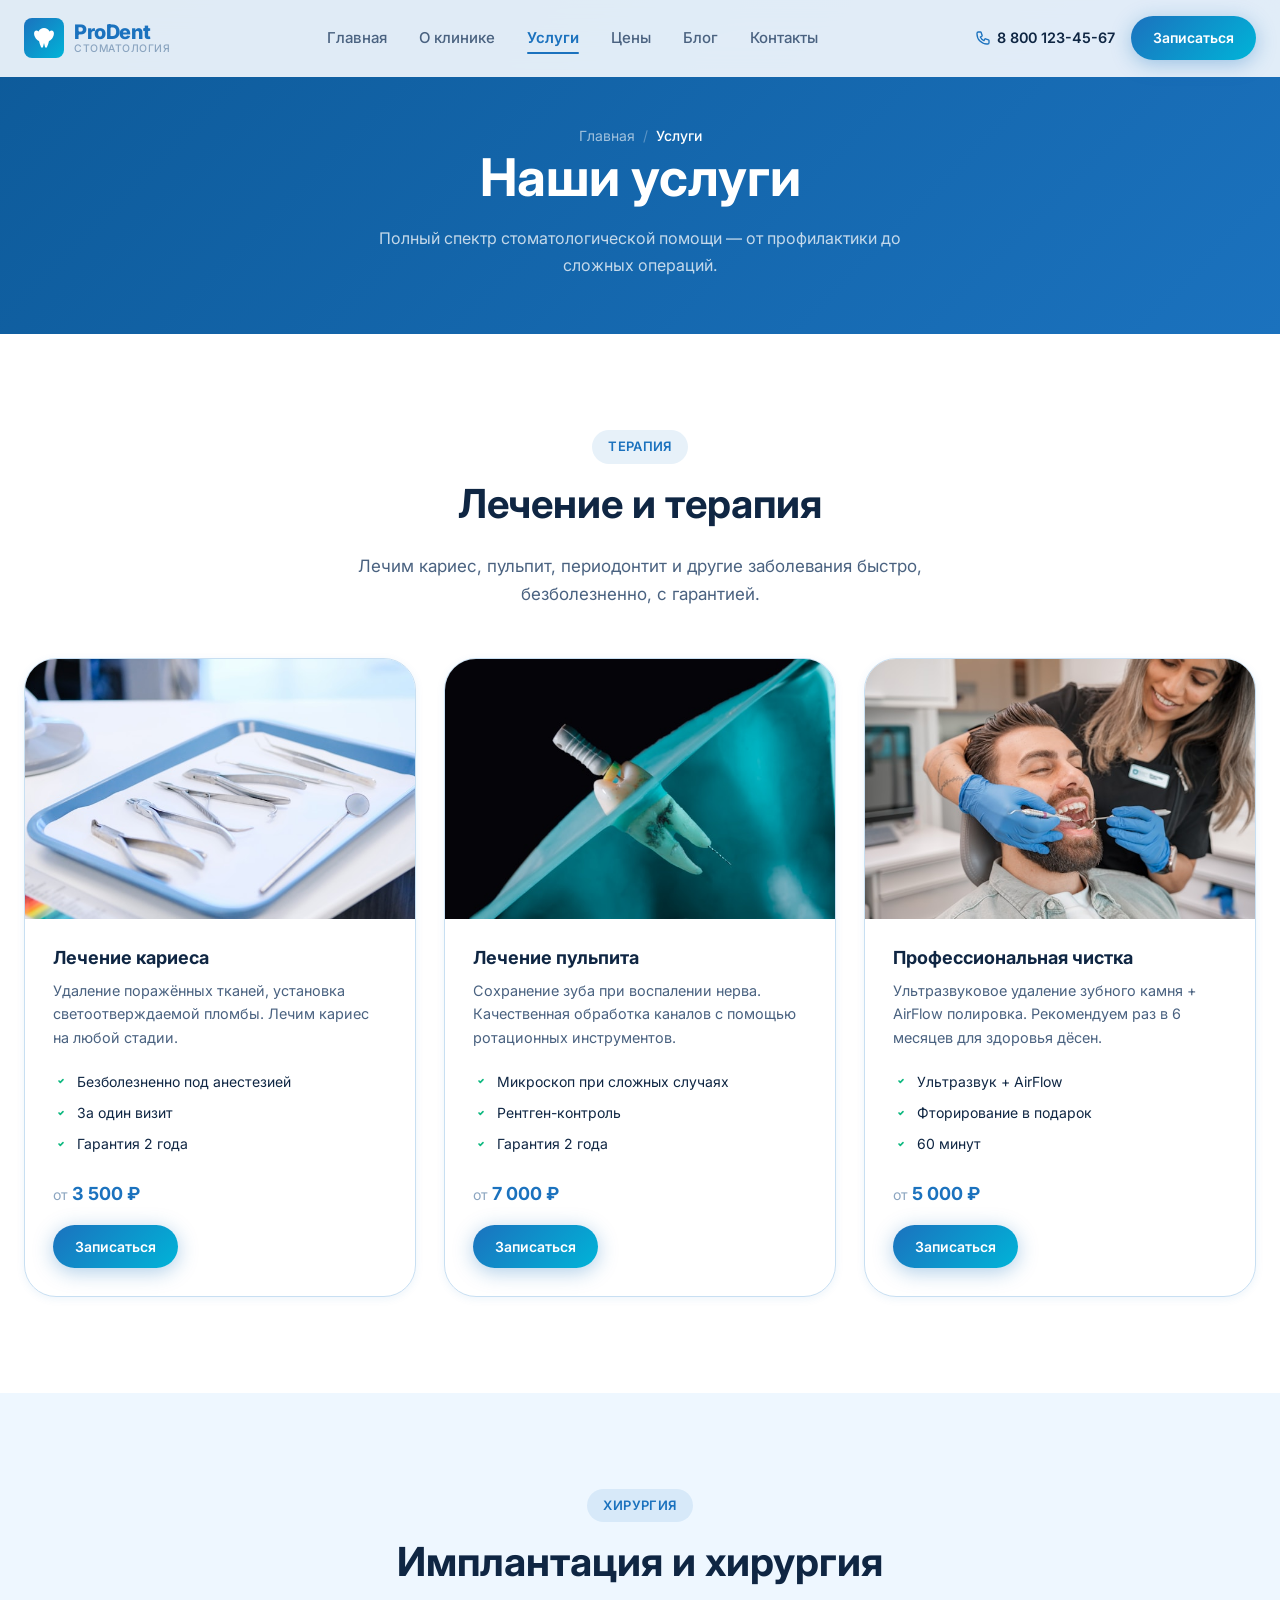
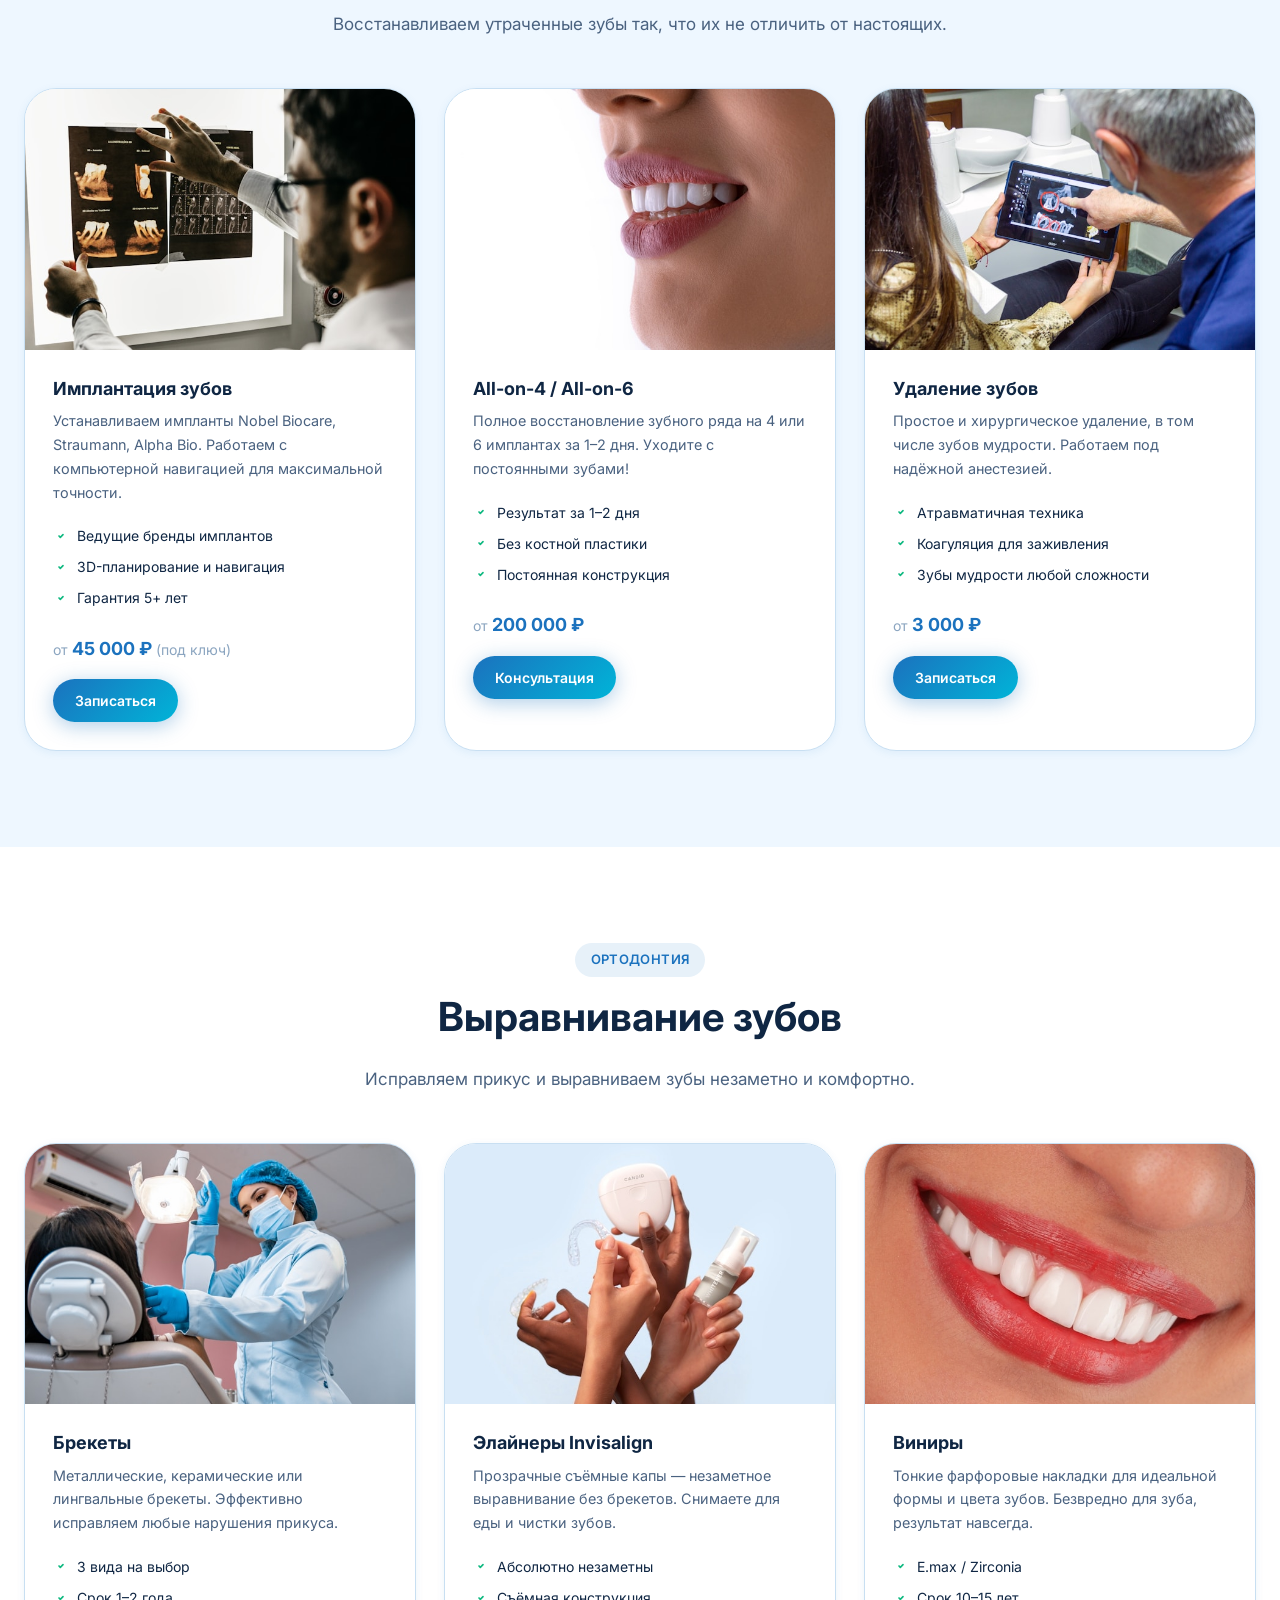
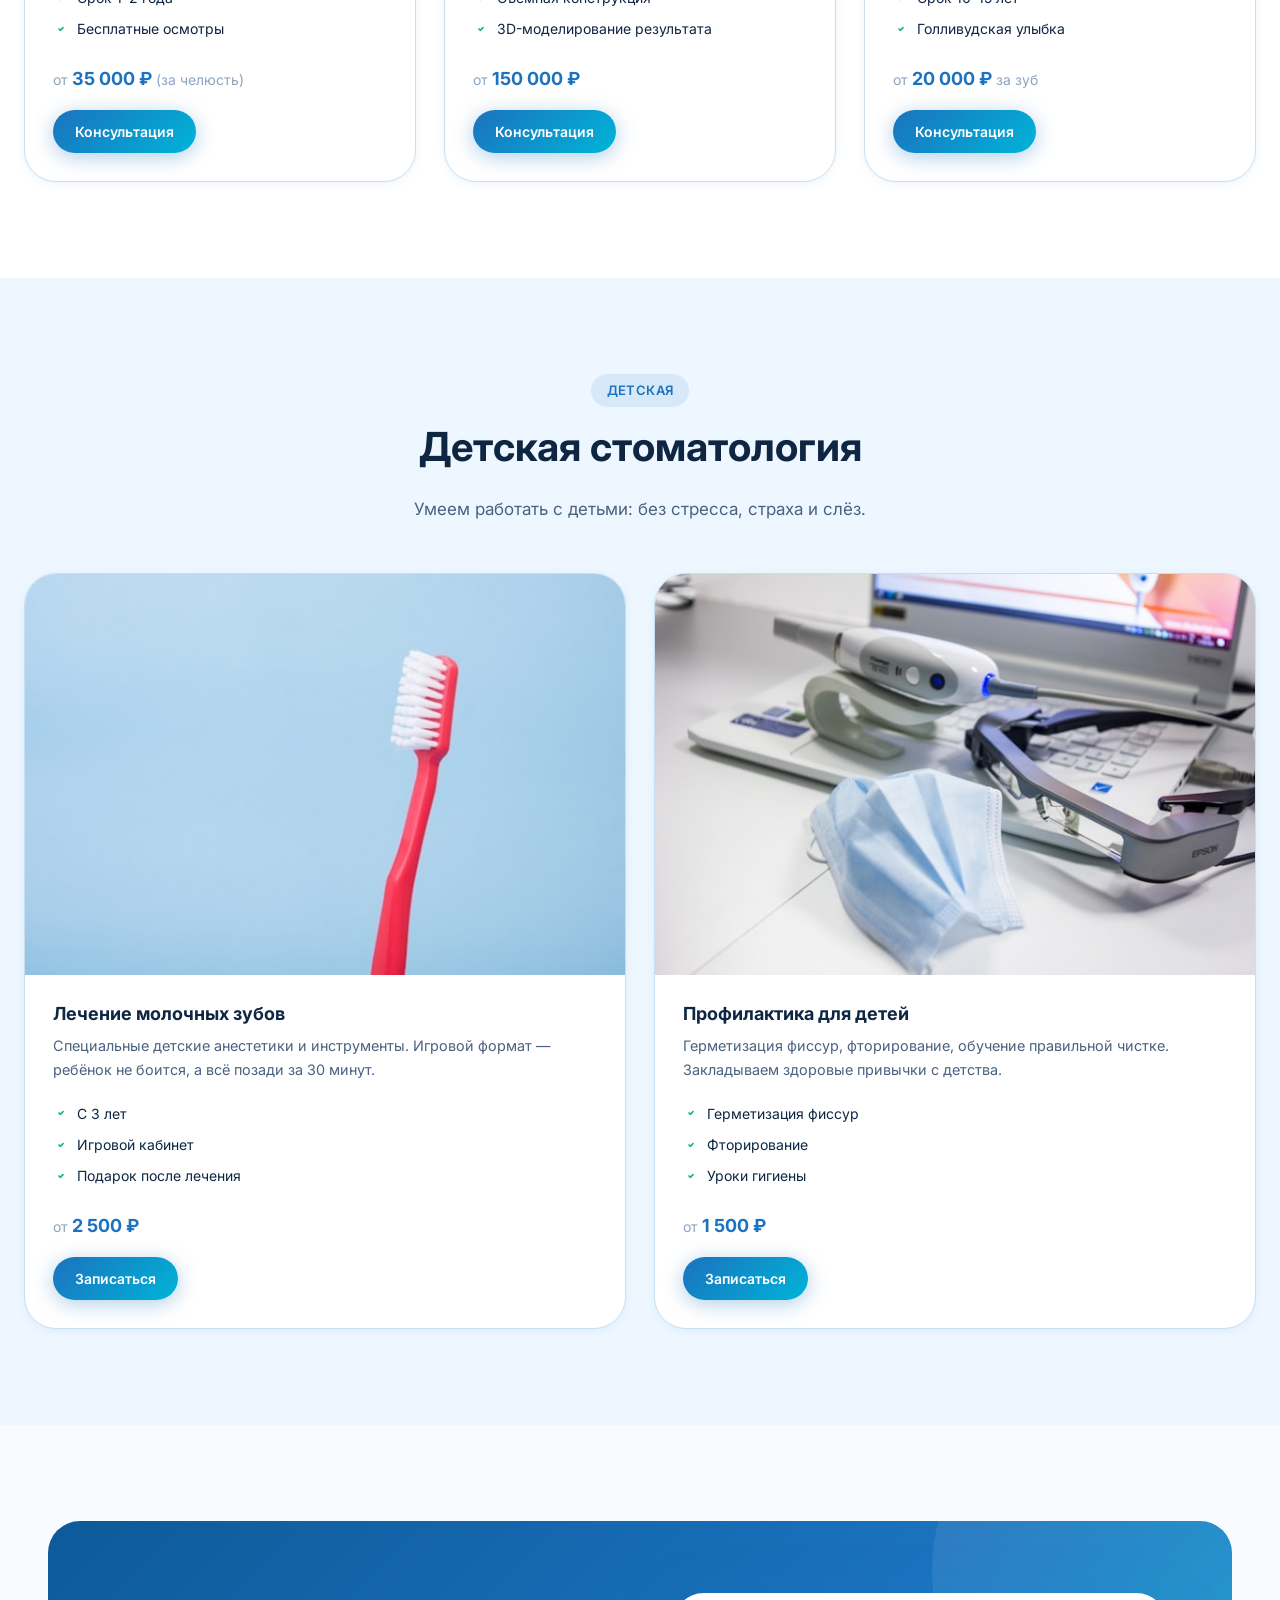
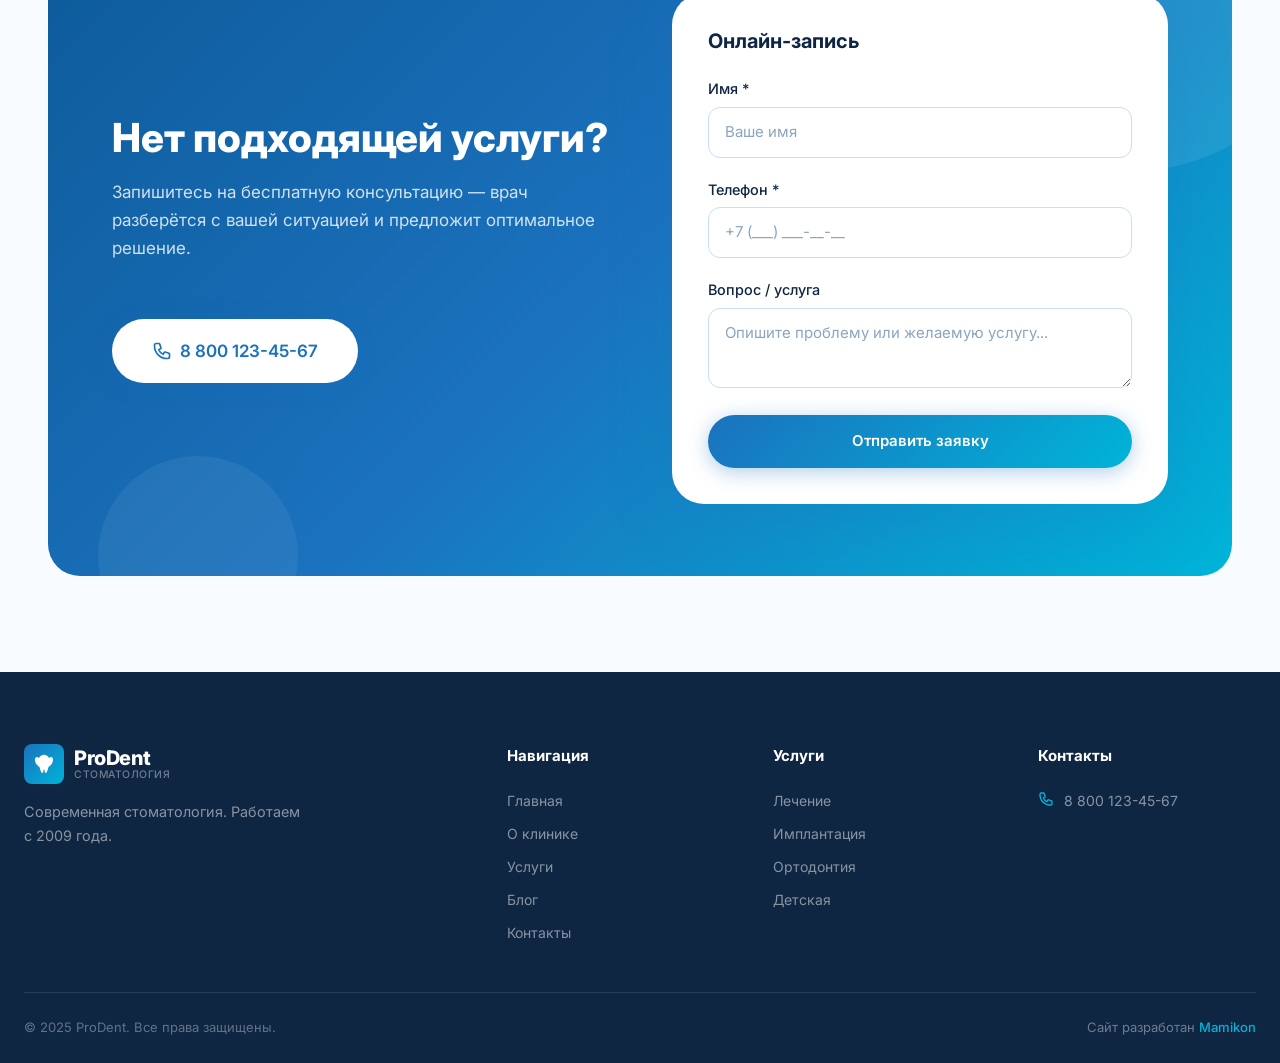
<file: services.html>
﻿<!DOCTYPE html>
<html lang="ru">
<head>
  <meta charset="UTF-8" />
  <meta name="viewport" content="width=device-width, initial-scale=1.0" />
  <link rel="apple-touch-icon" sizes="180x180" href="assets/img/favicon/apple-touch-icon.png">
  <link rel="icon" type="image/png" sizes="32x32" href="assets/img/favicon/favicon-32x32.png">
  <link rel="icon" type="image/png" sizes="16x16" href="assets/img/favicon/favicon-16x16.png">
  <meta name="description" content="Услуги стоматологической клиники ProDent: лечение, имплантация, ортодонтия, протезирование, отбеливание и многое другое." />
  <title>Услуги — ProDent</title>
  <link rel="preconnect" href="https://fonts.googleapis.com" />
  <link rel="preconnect" href="https://fonts.gstatic.com" crossorigin />
  <link href="https://fonts.googleapis.com/css2?family=Inter:wght@300;400;500;600;700;800;900&display=swap" rel="stylesheet" />
  <link rel="stylesheet" href="https://unpkg.com/aos@2.3.4/dist/aos.css" />
  <link rel="stylesheet" href="assets/css/style.css" />
</head>
<body>

<div class="scroll-progress" id="scrollProgress"></div>

<!-- HEADER -->
<header class="header" id="header">
  <div class="container">
    <div class="header__inner">
      <a href="index.html" class="logo">
        <div class="logo__icon"><svg width="24" height="24" viewBox="0 0 24 24" fill="none"><path d="M12 2C9.5 2 7.5 3.5 6.5 5.5C5.5 4.5 4 4 3 5C1.5 6.5 2 9 3 11C4 13 5.5 14.5 7 15C7.5 17 8 19 9 21C9.5 22 10.5 22 11 21L12 17L13 21C13.5 22 14.5 22 15 21C16 19 16.5 17 17 15C18.5 14.5 20 13 21 11C22 9 22.5 6.5 21 5C20 4 18.5 4.5 17.5 5.5C16.5 3.5 14.5 2 12 2Z" fill="white"/></svg></div>
        <div class="logo__text"><span class="logo__name">ProDent</span><span class="logo__sub">Стоматология</span></div>
      </a>
      <nav class="nav">
        <a href="index.html"    class="nav__link">Главная</a>
        <a href="about.html"    class="nav__link">О клинике</a>
        <a href="services.html" class="nav__link active">Услуги</a>
        <a href="index.html#pricing" class="nav__link">Цены</a>
        <a href="blog.html"     class="nav__link">Блог</a>
        <a href="contacts.html" class="nav__link">Контакты</a>
      </nav>
      <div class="header__actions">
        <a href="tel:+78001234567" class="header__phone"><svg width="16" height="16" fill="none" viewBox="0 0 24 24" stroke="currentColor" stroke-width="2"><path stroke-linecap="round" stroke-linejoin="round" d="M3 5a2 2 0 012-2h3.28a1 1 0 01.948.684l1.498 4.493a1 1 0 01-.502 1.21l-2.257 1.13a11.042 11.042 0 005.516 5.516l1.13-2.257a1 1 0 011.21-.502l4.493 1.498a1 1 0 01.684.949V19a2 2 0 01-2 2h-1C9.716 21 3 14.284 3 6V5z"/></svg>8 800 123-45-67</a>
        <a href="index.html#cta" class="btn btn--primary btn--sm">Записаться</a>
      </div>
      <button class="burger" aria-label="Меню"><span></span><span></span><span></span></button>
    </div>
  </div>
</header>

<div class="mobile-menu">
  <div class="mobile-menu__overlay"></div>
  <div class="mobile-menu__panel">
    <button class="mobile-menu__close">✕</button>
    <nav class="mobile-nav">
      <a href="index.html"    class="mobile-nav__link">Главная</a>
      <a href="about.html"    class="mobile-nav__link">О клинике</a>
      <a href="services.html" class="mobile-nav__link active">Услуги</a>
      <a href="index.html#pricing" class="mobile-nav__link">Цены</a>
      <a href="blog.html"     class="mobile-nav__link">Блог</a>
      <a href="contacts.html" class="mobile-nav__link">Контакты</a>
    </nav>
    <div class="mobile-menu__footer">
      <a href="tel:+78001234567" class="mobile-menu__phone"><svg width="20" height="20" fill="none" viewBox="0 0 24 24" stroke="currentColor" stroke-width="2"><path stroke-linecap="round" stroke-linejoin="round" d="M3 5a2 2 0 012-2h3.28a1 1 0 01.948.684l1.498 4.493a1 1 0 01-.502 1.21l-2.257 1.13a11.042 11.042 0 005.516 5.516l1.13-2.257a1 1 0 011.21-.502l4.493 1.498a1 1 0 01.684.949V19a2 2 0 01-2 2h-1C9.716 21 3 14.284 3 6V5z"/></svg>8 800 123-45-67</a>
      <a href="index.html#cta" class="btn btn--primary" style="width:100%;justify-content:center;">Записаться онлайн</a>
    </div>
  </div>
</div>

<!-- PAGE HERO -->
<section class="page-hero">
  <div class="container">
    <div class="breadcrumb">
      <a href="index.html" class="breadcrumb__item">Главная</a>
      <span class="breadcrumb__sep">/</span>
      <span class="breadcrumb__item active">Услуги</span>
    </div>
    <h1 data-aos="fade-up">Наши услуги</h1>
    <p data-aos="fade-up" data-aos-delay="100">Полный спектр стоматологической помощи — от профилактики до сложных операций.</p>
  </div>
</section>

<!-- ЛЕЧЕНИЕ -->
<section class="section section--white" id="treatment">
  <div class="container">
    <div class="section-header" data-aos="fade-up">
      <div class="section-badge">Терапия</div>
      <h2>Лечение и терапия</h2>
      <p>Лечим кариес, пульпит, периодонтит и другие заболевания быстро, безболезненно, с гарантией.</p>
    </div>
    <div class="services-hero__grid">

      <div class="service-detail-card" data-aos="fade-up" data-aos-delay="0">
        <div class="service-detail-card__img">
          <img src="assets/img/post-1.jpg" alt="post">
        </div>
        <div class="service-detail-card__body">
          <h3 class="service-detail-card__title">Лечение кариеса</h3>
          <p class="service-detail-card__desc">Удаление поражённых тканей, установка светоотверждаемой пломбы. Лечим кариес на любой стадии.</p>
          <div class="service-detail-card__features">
            <div class="service-detail-card__feature"><svg width="16" height="16" fill="none" viewBox="0 0 24 24" stroke="currentColor" stroke-width="2.5"><path stroke-linecap="round" stroke-linejoin="round" d="M9 12l2 2 4-4"/></svg>Безболезненно под анестезией</div>
            <div class="service-detail-card__feature"><svg width="16" height="16" fill="none" viewBox="0 0 24 24" stroke="currentColor" stroke-width="2.5"><path stroke-linecap="round" stroke-linejoin="round" d="M9 12l2 2 4-4"/></svg>За один визит</div>
            <div class="service-detail-card__feature"><svg width="16" height="16" fill="none" viewBox="0 0 24 24" stroke="currentColor" stroke-width="2.5"><path stroke-linecap="round" stroke-linejoin="round" d="M9 12l2 2 4-4"/></svg>Гарантия 2 года</div>
          </div>
          <p class="service-detail-card__price">от <strong>3 500 ₽</strong></p>
          <a href="index.html#cta" class="btn btn--primary btn--sm" style="margin-top:16px;">Записаться</a>
        </div>
      </div>

      <div class="service-detail-card" data-aos="fade-up" data-aos-delay="100">
        <div class="service-detail-card__img">
          <img src="assets/img/post-2.jpg" alt="post">
        </div>
        <div class="service-detail-card__body">
          <h3 class="service-detail-card__title">Лечение пульпита</h3>
          <p class="service-detail-card__desc">Сохранение зуба при воспалении нерва. Качественная обработка каналов с помощью ротационных инструментов.</p>
          <div class="service-detail-card__features">
            <div class="service-detail-card__feature"><svg width="16" height="16" fill="none" viewBox="0 0 24 24" stroke="currentColor" stroke-width="2.5"><path stroke-linecap="round" stroke-linejoin="round" d="M9 12l2 2 4-4"/></svg>Микроскоп при сложных случаях</div>
            <div class="service-detail-card__feature"><svg width="16" height="16" fill="none" viewBox="0 0 24 24" stroke="currentColor" stroke-width="2.5"><path stroke-linecap="round" stroke-linejoin="round" d="M9 12l2 2 4-4"/></svg>Рентген-контроль</div>
            <div class="service-detail-card__feature"><svg width="16" height="16" fill="none" viewBox="0 0 24 24" stroke="currentColor" stroke-width="2.5"><path stroke-linecap="round" stroke-linejoin="round" d="M9 12l2 2 4-4"/></svg>Гарантия 2 года</div>
          </div>
          <p class="service-detail-card__price">от <strong>7 000 ₽</strong></p>
          <a href="index.html#cta" class="btn btn--primary btn--sm" style="margin-top:16px;">Записаться</a>
        </div>
      </div>

      <div class="service-detail-card" data-aos="fade-up" data-aos-delay="200">
        <div class="service-detail-card__img">
          <img src="assets/img/post-3.jpg" alt="post">
        </div>
        <div class="service-detail-card__body">
          <h3 class="service-detail-card__title">Профессиональная чистка</h3>
          <p class="service-detail-card__desc">Ультразвуковое удаление зубного камня + AirFlow полировка. Рекомендуем раз в 6 месяцев для здоровья дёсен.</p>
          <div class="service-detail-card__features">
            <div class="service-detail-card__feature"><svg width="16" height="16" fill="none" viewBox="0 0 24 24" stroke="currentColor" stroke-width="2.5"><path stroke-linecap="round" stroke-linejoin="round" d="M9 12l2 2 4-4"/></svg>Ультразвук + AirFlow</div>
            <div class="service-detail-card__feature"><svg width="16" height="16" fill="none" viewBox="0 0 24 24" stroke="currentColor" stroke-width="2.5"><path stroke-linecap="round" stroke-linejoin="round" d="M9 12l2 2 4-4"/></svg>Фторирование в подарок</div>
            <div class="service-detail-card__feature"><svg width="16" height="16" fill="none" viewBox="0 0 24 24" stroke="currentColor" stroke-width="2.5"><path stroke-linecap="round" stroke-linejoin="round" d="M9 12l2 2 4-4"/></svg>60 минут</div>
          </div>
          <p class="service-detail-card__price">от <strong>5 000 ₽</strong></p>
          <a href="index.html#cta" class="btn btn--primary btn--sm" style="margin-top:16px;">Записаться</a>
        </div>
      </div>

    </div>
  </div>
</section>

<!-- ХИРУРГИЯ -->
<section class="section section--alt" id="implants">
  <div class="container">
    <div class="section-header" data-aos="fade-up">
      <div class="section-badge">Хирургия</div>
      <h2>Имплантация и хирургия</h2>
      <p>Восстанавливаем утраченные зубы так, что их не отличить от настоящих.</p>
    </div>
    <div class="services-hero__grid">

      <div class="service-detail-card" data-aos="fade-up" data-aos-delay="0">
        <div class="service-detail-card__img" style="color:var(--primary);">
          <img src="assets/img/post-4.jpg" alt="post">
        </div>
        <div class="service-detail-card__body">
          <h3 class="service-detail-card__title">Имплантация зубов</h3>
          <p class="service-detail-card__desc">Устанавливаем импланты Nobel Biocare, Straumann, Alpha Bio. Работаем с компьютерной навигацией для максимальной точности.</p>
          <div class="service-detail-card__features">
            <div class="service-detail-card__feature"><svg width="16" height="16" fill="none" viewBox="0 0 24 24" stroke="currentColor" stroke-width="2.5"><path stroke-linecap="round" stroke-linejoin="round" d="M9 12l2 2 4-4"/></svg>Ведущие бренды имплантов</div>
            <div class="service-detail-card__feature"><svg width="16" height="16" fill="none" viewBox="0 0 24 24" stroke="currentColor" stroke-width="2.5"><path stroke-linecap="round" stroke-linejoin="round" d="M9 12l2 2 4-4"/></svg>3D-планирование и навигация</div>
            <div class="service-detail-card__feature"><svg width="16" height="16" fill="none" viewBox="0 0 24 24" stroke="currentColor" stroke-width="2.5"><path stroke-linecap="round" stroke-linejoin="round" d="M9 12l2 2 4-4"/></svg>Гарантия 5+ лет</div>
          </div>
          <p class="service-detail-card__price">от <strong>45 000 ₽</strong> (под ключ)</p>
          <a href="index.html#cta" class="btn btn--primary btn--sm" style="margin-top:16px;">Записаться</a>
        </div>
      </div>

      <div class="service-detail-card" data-aos="fade-up" data-aos-delay="100">
        <div class="service-detail-card__img" style="color:var(--primary);">
          <img src="assets/img/post-5.jpg" alt="post">
        </div>
        <div class="service-detail-card__body">
          <h3 class="service-detail-card__title">All-on-4 / All-on-6</h3>
          <p class="service-detail-card__desc">Полное восстановление зубного ряда на 4 или 6 имплантах за 1–2 дня. Уходите с постоянными зубами!</p>
          <div class="service-detail-card__features">
            <div class="service-detail-card__feature"><svg width="16" height="16" fill="none" viewBox="0 0 24 24" stroke="currentColor" stroke-width="2.5"><path stroke-linecap="round" stroke-linejoin="round" d="M9 12l2 2 4-4"/></svg>Результат за 1–2 дня</div>
            <div class="service-detail-card__feature"><svg width="16" height="16" fill="none" viewBox="0 0 24 24" stroke="currentColor" stroke-width="2.5"><path stroke-linecap="round" stroke-linejoin="round" d="M9 12l2 2 4-4"/></svg>Без костной пластики</div>
            <div class="service-detail-card__feature"><svg width="16" height="16" fill="none" viewBox="0 0 24 24" stroke="currentColor" stroke-width="2.5"><path stroke-linecap="round" stroke-linejoin="round" d="M9 12l2 2 4-4"/></svg>Постоянная конструкция</div>
          </div>
          <p class="service-detail-card__price">от <strong>200 000 ₽</strong></p>
          <a href="index.html#cta" class="btn btn--primary btn--sm" style="margin-top:16px;">Консультация</a>
        </div>
      </div>

      <div class="service-detail-card" data-aos="fade-up" data-aos-delay="200">
        <div class="service-detail-card__img" style="color:var(--primary);">
          <img src="assets/img/post-6.jpg" alt="post">
        </div>
        <div class="service-detail-card__body">
          <h3 class="service-detail-card__title">Удаление зубов</h3>
          <p class="service-detail-card__desc">Простое и хирургическое удаление, в том числе зубов мудрости. Работаем под надёжной анестезией.</p>
          <div class="service-detail-card__features">
            <div class="service-detail-card__feature"><svg width="16" height="16" fill="none" viewBox="0 0 24 24" stroke="currentColor" stroke-width="2.5"><path stroke-linecap="round" stroke-linejoin="round" d="M9 12l2 2 4-4"/></svg>Атравматичная техника</div>
            <div class="service-detail-card__feature"><svg width="16" height="16" fill="none" viewBox="0 0 24 24" stroke="currentColor" stroke-width="2.5"><path stroke-linecap="round" stroke-linejoin="round" d="M9 12l2 2 4-4"/></svg>Коагуляция для заживления</div>
            <div class="service-detail-card__feature"><svg width="16" height="16" fill="none" viewBox="0 0 24 24" stroke="currentColor" stroke-width="2.5"><path stroke-linecap="round" stroke-linejoin="round" d="M9 12l2 2 4-4"/></svg>Зубы мудрости любой сложности</div>
          </div>
          <p class="service-detail-card__price">от <strong>3 000 ₽</strong></p>
          <a href="index.html#cta" class="btn btn--primary btn--sm" style="margin-top:16px;">Записаться</a>
        </div>
      </div>

    </div>
  </div>
</section>

<!-- ОРТОДОНТИЯ -->
<section class="section section--white" id="ortho">
  <div class="container">
    <div class="section-header" data-aos="fade-up">
      <div class="section-badge">Ортодонтия</div>
      <h2>Выравнивание зубов</h2>
      <p>Исправляем прикус и выравниваем зубы незаметно и комфортно.</p>
    </div>
    <div class="services-hero__grid">

      <div class="service-detail-card" data-aos="fade-up" data-aos-delay="0">
        <div class="service-detail-card__img" style="color:var(--primary);">
          <img src="assets/img/post-7.jpg" alt="post">
        </div>
        <div class="service-detail-card__body">
          <h3 class="service-detail-card__title">Брекеты</h3>
          <p class="service-detail-card__desc">Металлические, керамические или лингвальные брекеты. Эффективно исправляем любые нарушения прикуса.</p>
          <div class="service-detail-card__features">
            <div class="service-detail-card__feature"><svg width="16" height="16" fill="none" viewBox="0 0 24 24" stroke="currentColor" stroke-width="2.5"><path stroke-linecap="round" stroke-linejoin="round" d="M9 12l2 2 4-4"/></svg>3 вида на выбор</div>
            <div class="service-detail-card__feature"><svg width="16" height="16" fill="none" viewBox="0 0 24 24" stroke="currentColor" stroke-width="2.5"><path stroke-linecap="round" stroke-linejoin="round" d="M9 12l2 2 4-4"/></svg>Срок 1–2 года</div>
            <div class="service-detail-card__feature"><svg width="16" height="16" fill="none" viewBox="0 0 24 24" stroke="currentColor" stroke-width="2.5"><path stroke-linecap="round" stroke-linejoin="round" d="M9 12l2 2 4-4"/></svg>Бесплатные осмотры</div>
          </div>
          <p class="service-detail-card__price">от <strong>35 000 ₽</strong> (за челюсть)</p>
          <a href="index.html#cta" class="btn btn--primary btn--sm" style="margin-top:16px;">Консультация</a>
        </div>
      </div>

      <div class="service-detail-card" data-aos="fade-up" data-aos-delay="100">
        <div class="service-detail-card__img" style="color:var(--secondary);">
          <img src="assets/img/aligners.jpg" alt="post">
        </div>
        <div class="service-detail-card__body">
          <h3 class="service-detail-card__title">Элайнеры Invisalign</h3>
          <p class="service-detail-card__desc">Прозрачные съёмные капы — незаметное выравнивание без брекетов. Снимаете для еды и чистки зубов.</p>
          <div class="service-detail-card__features">
            <div class="service-detail-card__feature"><svg width="16" height="16" fill="none" viewBox="0 0 24 24" stroke="currentColor" stroke-width="2.5"><path stroke-linecap="round" stroke-linejoin="round" d="M9 12l2 2 4-4"/></svg>Абсолютно незаметны</div>
            <div class="service-detail-card__feature"><svg width="16" height="16" fill="none" viewBox="0 0 24 24" stroke="currentColor" stroke-width="2.5"><path stroke-linecap="round" stroke-linejoin="round" d="M9 12l2 2 4-4"/></svg>Съёмная конструкция</div>
            <div class="service-detail-card__feature"><svg width="16" height="16" fill="none" viewBox="0 0 24 24" stroke="currentColor" stroke-width="2.5"><path stroke-linecap="round" stroke-linejoin="round" d="M9 12l2 2 4-4"/></svg>3D-моделирование результата</div>
          </div>
          <p class="service-detail-card__price">от <strong>150 000 ₽</strong></p>
          <a href="index.html#cta" class="btn btn--primary btn--sm" style="margin-top:16px;">Консультация</a>
        </div>
      </div>

      <div class="service-detail-card" data-aos="fade-up" data-aos-delay="200">
        <div class="service-detail-card__img" style="color:var(--primary);">
          <img src="assets/img/post-8.jpg" alt="post">
        </div>
        <div class="service-detail-card__body">
          <h3 class="service-detail-card__title">Виниры</h3>
          <p class="service-detail-card__desc">Тонкие фарфоровые накладки для идеальной формы и цвета зубов. Безвредно для зуба, результат навсегда.</p>
          <div class="service-detail-card__features">
            <div class="service-detail-card__feature"><svg width="16" height="16" fill="none" viewBox="0 0 24 24" stroke="currentColor" stroke-width="2.5"><path stroke-linecap="round" stroke-linejoin="round" d="M9 12l2 2 4-4"/></svg>E.max / Zirconia</div>
            <div class="service-detail-card__feature"><svg width="16" height="16" fill="none" viewBox="0 0 24 24" stroke="currentColor" stroke-width="2.5"><path stroke-linecap="round" stroke-linejoin="round" d="M9 12l2 2 4-4"/></svg>Срок 10–15 лет</div>
            <div class="service-detail-card__feature"><svg width="16" height="16" fill="none" viewBox="0 0 24 24" stroke="currentColor" stroke-width="2.5"><path stroke-linecap="round" stroke-linejoin="round" d="M9 12l2 2 4-4"/></svg>Голливудская улыбка</div>
          </div>
          <p class="service-detail-card__price">от <strong>20 000 ₽</strong> за зуб</p>
          <a href="index.html#cta" class="btn btn--primary btn--sm" style="margin-top:16px;">Консультация</a>
        </div>
      </div>

    </div>
  </div>
</section>

<!-- ДЕТСКАЯ -->
<section class="section section--alt" id="children">
  <div class="container">
    <div class="section-header" data-aos="fade-up">
      <div class="section-badge">Детская</div>
      <h2>Детская стоматология</h2>
      <p>Умеем работать с детьми: без стресса, страха и слёз.</p>
    </div>
    <div class="services-hero__grid services-hero__grid--2col">
      <div class="service-detail-card" data-aos="fade-up" data-aos-delay="0">
        <div class="service-detail-card__img" style="color:var(--secondary);">
          <img src="assets/img/post-9.jpg" alt="post">
        </div>
        <div class="service-detail-card__body">
          <h3 class="service-detail-card__title">Лечение молочных зубов</h3>
          <p class="service-detail-card__desc">Специальные детские анестетики и инструменты. Игровой формат — ребёнок не боится, а всё позади за 30 минут.</p>
          <div class="service-detail-card__features">
            <div class="service-detail-card__feature"><svg width="16" height="16" fill="none" viewBox="0 0 24 24" stroke="currentColor" stroke-width="2.5"><path stroke-linecap="round" stroke-linejoin="round" d="M9 12l2 2 4-4"/></svg>С 3 лет</div>
            <div class="service-detail-card__feature"><svg width="16" height="16" fill="none" viewBox="0 0 24 24" stroke="currentColor" stroke-width="2.5"><path stroke-linecap="round" stroke-linejoin="round" d="M9 12l2 2 4-4"/></svg>Игровой кабинет</div>
            <div class="service-detail-card__feature"><svg width="16" height="16" fill="none" viewBox="0 0 24 24" stroke="currentColor" stroke-width="2.5"><path stroke-linecap="round" stroke-linejoin="round" d="M9 12l2 2 4-4"/></svg>Подарок после лечения</div>
          </div>
          <p class="service-detail-card__price">от <strong>2 500 ₽</strong></p>
          <a href="index.html#cta" class="btn btn--primary btn--sm" style="margin-top:16px;">Записаться</a>
        </div>
      </div>
      <div class="service-detail-card" data-aos="fade-up" data-aos-delay="100">
        <div class="service-detail-card__img" style="color:var(--secondary);">
          <img src="assets/img/post-10.jpg" alt="post">
        </div>
        <div class="service-detail-card__body">
          <h3 class="service-detail-card__title">Профилактика для детей</h3>
          <p class="service-detail-card__desc">Герметизация фиссур, фторирование, обучение правильной чистке. Закладываем здоровые привычки с детства.</p>
          <div class="service-detail-card__features">
            <div class="service-detail-card__feature"><svg width="16" height="16" fill="none" viewBox="0 0 24 24" stroke="currentColor" stroke-width="2.5"><path stroke-linecap="round" stroke-linejoin="round" d="M9 12l2 2 4-4"/></svg>Герметизация фиссур</div>
            <div class="service-detail-card__feature"><svg width="16" height="16" fill="none" viewBox="0 0 24 24" stroke="currentColor" stroke-width="2.5"><path stroke-linecap="round" stroke-linejoin="round" d="M9 12l2 2 4-4"/></svg>Фторирование</div>
            <div class="service-detail-card__feature"><svg width="16" height="16" fill="none" viewBox="0 0 24 24" stroke="currentColor" stroke-width="2.5"><path stroke-linecap="round" stroke-linejoin="round" d="M9 12l2 2 4-4"/></svg>Уроки гигиены</div>
          </div>
          <p class="service-detail-card__price">от <strong>1 500 ₽</strong></p>
          <a href="index.html#cta" class="btn btn--primary btn--sm" style="margin-top:16px;">Записаться</a>
        </div>
      </div>
    </div>
  </div>
</section>

<!-- CTA -->
<section class="section">
  <div class="container">
    <div class="cta-section" data-aos="zoom-in">
      <div class="cta-section__grid">
        <div>
          <h2 class="cta-section__title">Нет подходящей услуги?</h2>
          <p class="cta-section__desc">Запишитесь на бесплатную консультацию — врач разберётся с вашей ситуацией и предложит оптимальное решение.</p>
          <a href="tel:+78001234567" class="btn btn--white btn--lg" style="margin-top:24px;">
            <svg width="20" height="20" fill="none" viewBox="0 0 24 24" stroke="currentColor" stroke-width="2"><path stroke-linecap="round" stroke-linejoin="round" d="M3 5a2 2 0 012-2h3.28a1 1 0 01.948.684l1.498 4.493a1 1 0 01-.502 1.21l-2.257 1.13a11.042 11.042 0 005.516 5.516l1.13-2.257a1 1 0 011.21-.502l4.493 1.498a1 1 0 01.684.949V19a2 2 0 01-2 2h-1C9.716 21 3 14.284 3 6V5z"/></svg>
            8 800 123-45-67
          </a>
        </div>
        <div class="cta-form">
          <h3 class="cta-form__title">Онлайн-запись</h3>
          <form>
            <div class="form-group">
              <label class="form-label">Имя *</label>
              <input type="text" class="form-input" placeholder="Ваше имя" required />
            </div>
            <div class="form-group">
              <label class="form-label">Телефон *</label>
              <input type="tel" class="form-input" placeholder="+7 (___) ___-__-__" required />
            </div>
            <div class="form-group">
              <label class="form-label">Вопрос / услуга</label>
              <textarea class="form-textarea" placeholder="Опишите проблему или желаемую услугу..." style="min-height:80px;"></textarea>
            </div>
            <button type="submit" class="btn btn--primary" style="width:100%;justify-content:center;">Отправить заявку</button>
          </form>
        </div>
      </div>
    </div>
  </div>
</section>

<!-- FOOTER -->
<footer class="footer">
  <div class="container">
    <div class="footer__grid">
      <div class="footer__brand">
        <a href="index.html" class="logo"><div class="logo__icon"><svg width="22" height="22" viewBox="0 0 24 24" fill="none"><path d="M12 2C9.5 2 7.5 3.5 6.5 5.5C5.5 4.5 4 4 3 5C1.5 6.5 2 9 3 11C4 13 5.5 14.5 7 15C7.5 17 8 19 9 21C9.5 22 10.5 22 11 21L12 17L13 21C13.5 22 14.5 22 15 21C16 19 16.5 17 17 15C18.5 14.5 20 13 21 11C22 9 22.5 6.5 21 5C20 4 18.5 4.5 17.5 5.5C16.5 3.5 14.5 2 12 2Z" fill="white"/></svg></div><div class="logo__text"><span class="logo__name">ProDent</span><span class="logo__sub">Стоматология</span></div></a>
        <p class="footer__desc">Современная стоматология. Работаем с 2009 года.</p>
      </div>
      <div><div class="footer__col-title">Навигация</div><nav class="footer__nav"><a href="index.html" class="footer__nav-link">Главная</a><a href="about.html" class="footer__nav-link">О клинике</a><a href="services.html" class="footer__nav-link">Услуги</a><a href="blog.html" class="footer__nav-link">Блог</a><a href="contacts.html" class="footer__nav-link">Контакты</a></nav></div>
      <div><div class="footer__col-title">Услуги</div><nav class="footer__nav"><a href="#treatment" class="footer__nav-link">Лечение</a><a href="#implants" class="footer__nav-link">Имплантация</a><a href="#ortho" class="footer__nav-link">Ортодонтия</a><a href="#children" class="footer__nav-link">Детская</a></nav></div>
      <div><div class="footer__col-title">Контакты</div><div class="footer__contact-item"><svg width="16" height="16" fill="none" viewBox="0 0 24 24" stroke="currentColor" stroke-width="2"><path stroke-linecap="round" stroke-linejoin="round" d="M3 5a2 2 0 012-2h3.28a1 1 0 01.948.684l1.498 4.493a1 1 0 01-.502 1.21l-2.257 1.13a11.042 11.042 0 005.516 5.516l1.13-2.257a1 1 0 011.21-.502l4.493 1.498a1 1 0 01.684.949V19a2 2 0 01-2 2h-1C9.716 21 3 14.284 3 6V5z"/></svg><a href="tel:+78001234567">8 800 123-45-67</a></div></div>
    </div>
    <div class="footer__bottom">
      <p class="footer__copy">© 2025 ProDent. Все права защищены.</p>
      <p class="footer__made-by">Сайт разработан <a href="https://linkedin.com/in/mamikon-arustamyan-3969301ab" target="_blank" rel="noopener">Mamikon</a></p>
    </div>
  </div>
</footer>

<button class="back-to-top" aria-label="Наверх"><svg width="20" height="20" fill="none" viewBox="0 0 24 24" stroke="currentColor" stroke-width="2.5"><path stroke-linecap="round" stroke-linejoin="round" d="M5 15l7-7 7 7"/></svg></button>

<script src="https://unpkg.com/aos@2.3.4/dist/aos.js"></script>
<script src="assets/js/main.js"></script>
</body>
</html>
</file>
<file: assets/css/style.css>
/* ========================================
   ProDent — Стоматологическая клиника
   Main Stylesheet
   ======================================== */

/* === 1. VARIABLES === */
:root {
  --primary: #1b72be;
  --primary-dark: #0d5a99;
  --primary-light: #4a9fd4;
  --secondary: #00b4d8;
  --accent: #56ccf2;

  --bg: #f8fbff;
  --bg-alt: #eef7ff;
  --white: #ffffff;

  --text: #0f2643;
  --text-sec: #4a6280;
  --text-light: #8ba5c0;

  --border: #c8dff2;

  --success: #10b981;
  --warning: #f59e0b;
  --error: #ef4444;

  --shadow-sm: 0 2px 8px rgba(27, 114, 190, 0.08);
  --shadow: 0 4px 24px rgba(27, 114, 190, 0.12);
  --shadow-lg: 0 8px 48px rgba(27, 114, 190, 0.18);
  --shadow-xl: 0 16px 64px rgba(27, 114, 190, 0.22);

  --r-sm: 8px;
  --r: 12px;
  --r-lg: 20px;
  --r-xl: 32px;
  --r-full: 9999px;

  --tr: all 0.3s cubic-bezier(0.4, 0, 0.2, 1);
  --tr-slow: all 0.55s cubic-bezier(0.4, 0, 0.2, 1);

  --container: 1280px;
  --section-py: 96px;
  --font: "Inter", -apple-system, BlinkMacSystemFont, sans-serif;
}

/* === 2. RESET & BASE === */
*,
*::before,
*::after {
  box-sizing: border-box;
  margin: 0;
  padding: 0;
}

html {
  scroll-behavior: smooth;
  font-size: 16px;
  overflow-x: clip;
}

body {
  font-family: var(--font);
  font-size: 1rem;
  line-height: 1.65;
  color: var(--text);
  background: var(--bg);
  -webkit-font-smoothing: antialiased;
  scrollbar-gutter: stable;
}

img {
  max-width: 100%;
  height: auto;
  display: block;
}
a {
  color: inherit;
  text-decoration: none;
  transition: var(--tr);
}
ul {
  list-style: none;
}
button {
  cursor: pointer;
  border: none;
  background: none;
  font: inherit;
}
input,
textarea,
select {
  font: inherit;
}
svg {
  display: block;
}

/* === 3. TYPOGRAPHY === */
h1,
h2,
h3,
h4,
h5,
h6 {
  font-weight: 700;
  line-height: 1.2;
  color: var(--text);
  margin-bottom: 0.6em;
}
h1 {
  font-size: clamp(2rem, 5vw, 3.25rem);
}
h2 {
  font-size: clamp(1.6rem, 3.5vw, 2.5rem);
}
h3 {
  font-size: clamp(1.2rem, 2.5vw, 1.5rem);
}
h4 {
  font-size: 1.125rem;
}

p {
  color: var(--text-sec);
}

.text-gradient {
  background: linear-gradient(135deg, var(--primary), var(--secondary));
  -webkit-background-clip: text;
  -webkit-text-fill-color: transparent;
  background-clip: text;
}

/* === 4. LAYOUT === */
.container {
  max-width: var(--container);
  margin: 0 auto;
  padding: 0 24px;
}

.section {
  padding: var(--section-py) 0;
}

.section--alt {
  background: var(--bg-alt);
}
.section--white {
  background: var(--white);
}

.section-header {
  text-align: center;
  max-width: 680px;
  margin: 0 auto 50px;
}

.section-header p {
  margin-top: 16px;
  font-size: 1.0625rem;
}

.section-badge {
  display: inline-flex;
  align-items: center;
  gap: 6px;
  padding: 6px 16px;
  background: rgba(27, 114, 190, 0.1);
  color: var(--primary);
  border-radius: var(--r-full);
  font-size: 0.8125rem;
  font-weight: 600;
  letter-spacing: 0.03em;
  text-transform: uppercase;
  margin-bottom: 16px;
}

/* === 5. BUTTONS === */
.btn {
  display: inline-flex;
  align-items: center;
  justify-content: center;
  gap: 8px;
  padding: 14px 32px;
  border-radius: var(--r-full);
  font-weight: 600;
  font-size: 0.9375rem;
  transition: var(--tr);
  white-space: nowrap;
  position: relative;
  overflow: hidden;
}

.btn::after {
  content: "";
  position: absolute;
  inset: 0;
  background: rgba(255, 255, 255, 0);
  transition: var(--tr);
}
.btn:hover::after {
  background: rgba(255, 255, 255, 0.1);
}

.btn--primary {
  background: linear-gradient(135deg, var(--primary) 0%, var(--secondary) 100%);
  color: var(--white);
  box-shadow: 0 4px 20px rgba(27, 114, 190, 0.35);
}
.btn--primary:hover {
  transform: translateY(-2px);
  box-shadow: 0 8px 32px rgba(27, 114, 190, 0.45);
}
.btn--primary:active {
  transform: translateY(0);
}

.btn--outline {
  background: transparent;
  color: var(--primary);
  border: 2px solid var(--primary);
}
.btn--outline:hover {
  background: var(--primary);
  color: var(--white);
  transform: translateY(-2px);
}

.btn--white {
  background: var(--white);
  color: var(--primary);
  box-shadow: var(--shadow);
}
.btn--white:hover {
  transform: translateY(-2px);
  box-shadow: var(--shadow-lg);
}

.btn--ghost {
  color: var(--primary);
  padding: 10px 0;
  font-weight: 600;
  display: inline-flex;
  align-items: center;
  gap: 6px;
}
.btn--ghost:hover {
  gap: 10px;
}

.btn--sm {
  padding: 10px 22px;
  font-size: 0.875rem;
}
.btn--lg {
  padding: 18px 40px;
  font-size: 1.0625rem;
}

/* === 6. CARDS === */
.card {
  background: var(--white);
  border-radius: var(--r-lg);
  box-shadow: var(--shadow-sm);
  border: 1px solid var(--border);
  transition: var(--tr);
}
.card:hover {
  box-shadow: var(--shadow-lg);
  transform: translateY(-4px);
  border-color: transparent;
}

/* === 7. FORM ELEMENTS === */
.form-group {
  margin-bottom: 20px;
}

.form-label {
  display: block;
  margin-bottom: 6px;
  font-weight: 500;
  font-size: 0.9rem;
  color: var(--text);
}

.form-input,
.form-select,
.form-textarea {
  width: 100%;
  padding: 12px 16px;
  border: 1.5px solid var(--border);
  border-radius: var(--r);
  font-size: 0.9375rem;
  color: var(--text);
  background: var(--white);
  transition: var(--tr);
  outline: none;
}

.form-input:focus,
.form-select:focus,
.form-textarea:focus {
  border-color: var(--primary);
  box-shadow: 0 0 0 3px rgba(27, 114, 190, 0.1);
}

.form-input::placeholder,
.form-textarea::placeholder {
  color: var(--text-light);
}

.form-textarea {
  resize: vertical;
  min-height: 120px;
}

/* === 8. HEADER / NAVIGATION === */
.header {
  position: fixed;
  top: 0;
  left: 0;
  right: 0;
  z-index: 1000;
  background: rgba(248, 251, 255, 0.9);
  backdrop-filter: blur(16px);
  -webkit-backdrop-filter: blur(16px);
  border-bottom: 1px solid transparent;
  transition: var(--tr);
}

.header.scrolled {
  border-bottom-color: var(--border);
  box-shadow: var(--shadow-sm);
}

.header__inner {
  display: flex;
  align-items: center;
  justify-content: space-between;
  height: 76px;
  gap: 24px;
}

.logo {
  display: flex;
  align-items: center;
  gap: 10px;
  flex-shrink: 0;
}

.logo__icon {
  width: 40px;
  height: 40px;
  background: linear-gradient(135deg, var(--primary), var(--secondary));
  border-radius: var(--r-sm);
  display: flex;
  align-items: center;
  justify-content: center;
  flex-shrink: 0;
}

.logo__text {
  display: flex;
  flex-direction: column;
  line-height: 1;
}

.logo__name {
  font-size: 1.25rem;
  font-weight: 800;
  color: var(--primary);
  letter-spacing: -0.02em;
  margin-bottom: 2px;
}

.logo__sub {
  font-size: 0.65rem;
  color: var(--text-light);
  font-weight: 500;
  letter-spacing: 0.05em;
  text-transform: uppercase;
}

.nav {
  display: flex;
  align-items: center;
  gap: 4px;
}

.nav__link {
  padding: 8px 14px;
  border-radius: var(--r);
  font-size: 0.9375rem;
  font-weight: 500;
  color: var(--text-sec);
  white-space: nowrap;
  position: relative;
}

.nav__link::after {
  content: "";
  position: absolute;
  bottom: 4px;
  left: 50%;
  transform: translateX(-50%);
  width: 0;
  height: 2px;
  background: var(--primary);
  border-radius: var(--r-full);
  transition: var(--tr);
}

.nav__link:hover {
  color: var(--primary);
}
.nav__link:hover::after,
.nav__link.active::after {
  width: calc(100% - 28px);
}
.nav__link.active {
  color: var(--primary);
  font-weight: 600;
}

.header__actions {
  display: flex;
  align-items: center;
  gap: 16px;
  flex-shrink: 0;
}

.header__phone {
  display: flex;
  align-items: center;
  gap: 6px;
  font-weight: 600;
  color: var(--text);
  font-size: 0.9rem;
}

.header__phone svg {
  color: var(--primary);
}

.burger {
  display: none;
  flex-direction: column;
  gap: 5px;
  padding: 8px;
  border-radius: var(--r-sm);
  transition: var(--tr);
}
.burger:hover {
  background: var(--bg-alt);
}

.burger span {
  display: block;
  width: 22px;
  height: 2px;
  background: var(--text);
  border-radius: 2px;
  transition: var(--tr);
}

.burger.active span:nth-child(1) {
  transform: rotate(45deg) translate(5px, 5px);
}
.burger.active span:nth-child(2) {
  opacity: 0;
  transform: scaleX(0);
}
.burger.active span:nth-child(3) {
  transform: rotate(-45deg) translate(5px, -5px);
}

/* Mobile Menu */
.mobile-menu {
  display: none;
  position: fixed;
  inset: 0;
  z-index: 999;
  overflow: hidden;
}

.mobile-menu__overlay {
  position: absolute;
  inset: 0;
  background: rgba(15, 38, 67, 0.5);
  backdrop-filter: blur(4px);
  opacity: 0;
  pointer-events: none;
  transition: var(--tr);
}

.mobile-menu__panel {
  position: absolute;
  top: 0;
  right: 0;
  width: min(360px, 90vw);
  height: 100%;
  background: var(--white);
  padding: 24px;
  transform: translateX(100%);
  transition: var(--tr-slow);
  overflow-y: auto;
  display: flex;
  flex-direction: column;
  z-index: 1;
}

.mobile-menu.open .mobile-menu__overlay {
  opacity: 1;
  pointer-events: auto;
}
.mobile-menu.open .mobile-menu__panel {
  transform: translateX(0);
}

.mobile-menu__close {
  align-self: flex-end;
  width: 40px;
  height: 40px;
  display: flex;
  align-items: center;
  justify-content: center;
  border-radius: var(--r);
  background: var(--bg-alt);
  font-size: 1.25rem;
  color: var(--text);
  margin-bottom: 24px;
}

.mobile-nav {
  display: flex;
  flex-direction: column;
  gap: 4px;
  margin-bottom: 32px;
}

.mobile-nav__link {
  padding: 14px 16px;
  border-radius: var(--r);
  font-size: 1rem;
  font-weight: 500;
  color: var(--text);
  transition: var(--tr);
}

.mobile-nav__link:hover,
.mobile-nav__link.active {
  background: var(--bg-alt);
  color: var(--primary);
}

.mobile-menu__footer {
  margin-top: auto;
  padding-top: 24px;
  border-top: 1px solid var(--border);
}

.mobile-menu__phone {
  display: flex;
  align-items: center;
  gap: 10px;
  font-size: 1.125rem;
  font-weight: 700;
  color: var(--primary);
  margin-bottom: 16px;
}

/* === 9. HERO === */
.hero {
  padding-top: calc(76px + 64px);
  padding-bottom: 80px;
  min-height: 100vh;
  display: flex;
  align-items: center;
  background: var(--bg);
  position: relative;
  overflow: hidden;
  overflow: hidden;
}

.hero__bg-shape {
  position: absolute;
  border-radius: 50%;
  filter: blur(80px);
  pointer-events: none;
  opacity: 0.35;
}

.hero__bg-shape--1 {
  width: 600px;
  height: 600px;
  background: radial-gradient(circle, var(--accent) 0%, transparent 70%);
  top: -150px;
  right: -100px;
}

.hero__bg-shape--2 {
  width: 400px;
  height: 400px;
  background: radial-gradient(
    circle,
    rgba(27, 114, 190, 0.3) 0%,
    transparent 70%
  );
  bottom: -100px;
  left: 100px;
}

.hero__grid {
  display: grid;
  grid-template-columns: 1fr 1fr;
  align-items: center;
  gap: 64px;
  position: relative;
  z-index: 1;
}

.hero__badge {
  display: inline-flex;
  align-items: center;
  gap: 8px;
  padding: 8px 18px;
  background: rgba(27, 114, 190, 0.1);
  border: 1px solid rgba(27, 114, 190, 0.2);
  border-radius: var(--r-full);
  font-size: 0.8125rem;
  font-weight: 600;
  color: var(--primary);
  margin-bottom: 24px;
}

.hero__badge-dot {
  width: 7px;
  height: 7px;
  border-radius: 50%;
  background: var(--secondary);
  animation: pulse-dot 2s infinite;
}

@keyframes pulse-dot {
  0%,
  100% {
    opacity: 1;
    transform: scale(1);
  }
  50% {
    opacity: 0.5;
    transform: scale(1.5);
  }
}

.hero__title {
  font-size: clamp(2.1rem, 5vw, 3.5rem);
  font-weight: 800;
  line-height: 1.12;
  margin-bottom: 24px;
  letter-spacing: -0.02em;
  max-width: 560px;
}

.hero__desc {
  font-size: 1.0625rem;
  color: var(--text-sec);
  max-width: 480px;
  margin-bottom: 40px;
  line-height: 1.7;
}

.hero__actions {
  display: flex;
  align-items: center;
  gap: 16px;
  flex-wrap: wrap;
  margin-bottom: 48px;
}

.hero__stats {
  display: flex;
  gap: 32px;
  flex-wrap: wrap;
}

.hero__stat {
  display: flex;
  flex-direction: column;
}

.hero__stat-value {
  font-size: 1.75rem;
  font-weight: 800;
  color: var(--primary);
  line-height: 1;
}

.hero__stat-label {
  font-size: 0.8125rem;
  color: var(--text-light);
  margin-top: 4px;
}

.hero__visual {
  position: relative;
  display: flex;
  align-items: center;
  justify-content: center;
}

.hero__img-wrap {
  width: 100%;
  aspect-ratio: 4/4.5;
  max-width: 480px;
  border-radius: var(--r-xl);
  background: linear-gradient(135deg, var(--bg-alt) 0%, #d4ecff 100%);
  position: relative;
  overflow: hidden;
  box-shadow: var(--shadow-xl);
  display: flex;
  align-items: center;
  justify-content: center;
  margin: 0 auto;
}

.hero__img-wrap img {
  width: 100%;
  height: 100%;
  object-fit: cover;
  object-position: top center;
}

.hero__img-placeholder {
  display: flex;
  flex-direction: column;
  align-items: center;
  gap: 12px;
  color: var(--text-light);
  font-size: 0.875rem;
  text-align: center;
  padding: 24px;
}

.hero__img-placeholder svg {
  color: var(--primary-light);
  opacity: 0.5;
}

.hero__float-card {
  position: absolute;
  background: var(--white);
  border-radius: var(--r-lg);
  padding: 14px 20px;
  box-shadow: var(--shadow-lg);
  display: flex;
  align-items: center;
  gap: 12px;
  font-size: 0.875rem;
  font-weight: 600;
  color: var(--text);
  z-index: 2;
  animation: float 3s ease-in-out infinite;
}

.hero__float-card--1 {
  bottom: 40px;
  left: -20px;
  animation-delay: 0s;
}

.hero__float-card--2 {
  top: 40px;
  right: -20px;
  animation-delay: 1.5s;
}

@keyframes float {
  0%,
  100% {
    transform: translateY(0);
  }
  50% {
    transform: translateY(-8px);
  }
}

.hero__float-icon {
  width: 40px;
  height: 40px;
  border-radius: var(--r-sm);
  display: flex;
  align-items: center;
  justify-content: center;
  flex-shrink: 0;
}

.hero__float-icon--blue {
  background: rgba(27, 114, 190, 0.12);
  color: var(--primary);
}
.hero__float-icon--cyan {
  background: rgba(0, 180, 216, 0.12);
  color: var(--secondary);
}

.hero__float-text span {
  display: block;
  font-size: 0.75rem;
  color: var(--text-light);
  font-weight: 400;
}

/* Scroll indicator */
.hero__scroll {
  position: absolute;
  bottom: 32px;
  left: 50%;
  transform: translateX(-50%);
  display: flex;
  flex-direction: column;
  align-items: center;
  gap: 8px;
  color: var(--text-light);
  font-size: 0.75rem;
  animation: bounce 2s infinite;
  cursor: pointer;
  z-index: 3;
}

@keyframes bounce {
  0%,
  100% {
    transform: translateX(-50%) translateY(0);
  }
  50% {
    transform: translateX(-50%) translateY(6px);
  }
}

/* === 10. FEATURES STRIP === */
.features-strip {
  padding: 60px 0 0;
  position: relative;
  z-index: 2;
}

.features-strip__inner {
  background: linear-gradient(
    135deg,
    var(--primary) 0%,
    var(--primary-dark) 100%
  );
  border-radius: var(--r-xl);
  padding: 40px 48px;
  display: grid;
  grid-template-columns: repeat(4, 1fr);
  gap: 32px;
  margin: 0;
  box-shadow: var(--shadow-xl);
}

.feature-item {
  display: flex;
  align-items: flex-start;
  gap: 16px;
  color: var(--white);
}

.feature-item__icon {
  width: 48px;
  height: 48px;
  border-radius: var(--r-sm);
  background: rgba(255, 255, 255, 0.15);
  display: flex;
  align-items: center;
  justify-content: center;
  flex-shrink: 0;
}

.feature-item__title {
  font-size: 0.9375rem;
  font-weight: 700;
  color: var(--white);
  margin-bottom: 4px;
}

.feature-item__text {
  font-size: 0.8125rem;
  color: rgba(255, 255, 255, 0.7);
  line-height: 1.5;
}

/* === 11. ABOUT === */
.about__grid {
  display: grid;
  grid-template-columns: 1fr 1fr;
  align-items: start;
  gap: 72px;
}

.about__img-wrap {
  position: relative;
}

.about__img {
  width: 100%;
  aspect-ratio: 3/3.5;
  border-radius: var(--r-xl);
  background: linear-gradient(135deg, var(--bg-alt) 0%, #c8e6ff 100%);
  overflow: hidden;
  display: flex;
  align-items: center;
  justify-content: center;
}

.about__img img {
  width: 100%;
  height: 100%;
  object-fit: cover;
}

.about__img-placeholder {
  color: var(--text-light);
  font-size: 0.875rem;
  text-align: center;
  padding: 24px;
  display: flex;
  flex-direction: column;
  align-items: center;
  gap: 10px;
}

.about__exp-badge {
  position: absolute;
  bottom: -20px;
  right: -20px;
  background: linear-gradient(135deg, var(--primary), var(--secondary));
  color: var(--white);
  border-radius: var(--r-lg);
  padding: 20px 28px;
  text-align: center;
  box-shadow: var(--shadow-lg);
}

.about__exp-badge strong {
  display: block;
  font-size: 2.5rem;
  font-weight: 800;
  line-height: 1;
}

.about__exp-badge span {
  font-size: 0.8125rem;
  opacity: 0.85;
}

.about__text p {
  margin-bottom: 16px;
}

.about__list {
  margin: 28px 0;
  display: flex;
  flex-direction: column;
  gap: 12px;
}

.about__list-item {
  display: flex;
  align-items: center;
  gap: 12px;
  font-size: 0.9375rem;
  color: var(--text);
}

.about__list-item svg {
  color: var(--success);
  flex-shrink: 0;
}

.about__counters {
  display: grid;
  grid-template-columns: repeat(2, 1fr);
  gap: 24px;
  margin-top: 40px;
}

.counters-grid {
  display: grid;
  grid-template-columns: repeat(4, 1fr);
  gap: 28px;
}

.counter-card {
  background: var(--white);
  border-radius: var(--r-lg);
  padding: 24px;
  box-shadow: var(--shadow-sm);
  border: 1px solid var(--border);
  text-align: center;
  transition: var(--tr);
}

.counter-card:hover {
  box-shadow: var(--shadow-lg);
  transform: translateY(-3px);
  border-color: transparent;
}

.counter-card__value {
  font-size: 2.25rem;
  font-weight: 800;
  background: linear-gradient(135deg, var(--primary), var(--secondary));
  -webkit-background-clip: text;
  -webkit-text-fill-color: transparent;
  background-clip: text;
  line-height: 1;
  margin-bottom: 8px;
}

.counter-card__label {
  font-size: 0.875rem;
  color: var(--text-sec);
}

/* === 12. SERVICES === */
.services__grid {
  display: grid;
  grid-template-columns: repeat(3, 1fr);
  gap: 28px;
}

.service-card {
  background: var(--white);
  border-radius: var(--r-lg);
  padding: 36px 28px;
  border: 1px solid var(--border);
  box-shadow: var(--shadow-sm);
  transition: var(--tr);
  position: relative;
  overflow: hidden;
  display: flex;
  flex-direction: column;
  gap: 16px;
}

.service-card::before {
  content: "";
  position: absolute;
  top: 0;
  left: 0;
  right: 0;
  height: 3px;
  background: linear-gradient(90deg, var(--primary), var(--secondary));
  transform: scaleX(0);
  transform-origin: left;
  transition: var(--tr);
}

.service-card:hover {
  box-shadow: var(--shadow-lg);
  transform: translateY(-6px);
  border-color: transparent;
}

.service-card:hover::before {
  transform: scaleX(1);
}

.service-card__icon {
  width: 64px;
  height: 64px;
  border-radius: var(--r-lg);
  background: var(--bg-alt);
  display: flex;
  align-items: center;
  justify-content: center;
  color: var(--primary);
  transition: var(--tr);
}

.service-card:hover .service-card__icon {
  background: linear-gradient(135deg, var(--primary), var(--secondary));
  color: var(--white);
}

.service-card__title {
  font-size: 1.125rem;
  font-weight: 700;
  color: var(--text);
}

.service-card__desc {
  font-size: 0.9rem;
  color: var(--text-sec);
  line-height: 1.6;
  flex: 1;
}

.service-card__price {
  font-size: 0.875rem;
  color: var(--primary);
  font-weight: 600;
  padding-top: 12px;
  border-top: 1px solid var(--border);
}

/* === 13. HOW IT WORKS === */
.steps {
  display: grid;
  grid-template-columns: repeat(4, 1fr);
  gap: 32px;
  position: relative;
}

.steps::after {
  content: "";
  position: absolute;
  top: 36px;
  left: calc(12.5% + 36px);
  right: calc(12.5% + 36px);
  height: 2px;
  background: linear-gradient(90deg, var(--primary) 0%, var(--secondary) 100%);
  pointer-events: none;
}

.step-item {
  display: flex;
  flex-direction: column;
  align-items: center;
  text-align: center;
  gap: 16px;
  position: relative;
  z-index: 1;
}

.step-item__num {
  width: 72px;
  height: 72px;
  border-radius: 50%;
  background: linear-gradient(135deg, var(--primary), var(--secondary));
  color: var(--white);
  font-size: 1.5rem;
  font-weight: 800;
  display: flex;
  align-items: center;
  justify-content: center;
  box-shadow: 0 8px 24px rgba(27, 114, 190, 0.35);
  flex-shrink: 0;
}

.step-item__title {
  font-size: 1rem;
  font-weight: 700;
}

.step-item__text {
  font-size: 0.875rem;
  color: var(--text-sec);
  line-height: 1.6;
}

/* === 14. PRICING === */
.pricing__tabs {
  display: flex;
  gap: 8px;
  justify-content: center;
  margin-bottom: 48px;
  flex-wrap: wrap;
}

.pricing__tab {
  padding: 10px 24px;
  border-radius: var(--r-full);
  font-size: 0.9rem;
  font-weight: 500;
  color: var(--text-sec);
  border: 1.5px solid var(--border);
  background: var(--white);
  transition: var(--tr);
}

.pricing__tab.active,
.pricing__tab:hover {
  background: linear-gradient(135deg, var(--primary), var(--secondary));
  color: var(--white);
  border-color: transparent;
  box-shadow: 0 4px 16px rgba(27, 114, 190, 0.3);
}

.pricing__panel {
  display: none;
}
.pricing__panel.active {
  display: block;
}

.pricing-table {
  background: var(--white);
  border-radius: var(--r-xl);
  overflow: hidden;
  box-shadow: var(--shadow);
  border: 1px solid var(--border);
}

.pricing-table__header {
  display: grid;
  grid-template-columns: 1fr auto auto;
  gap: 16px;
  padding: 16px 28px;
  background: linear-gradient(
    135deg,
    var(--primary) 0%,
    var(--primary-dark) 100%
  );
  color: var(--white);
  font-size: 0.8125rem;
  font-weight: 600;
  text-transform: uppercase;
  letter-spacing: 0.04em;
}

.pricing-table__row {
  display: grid;
  grid-template-columns: 1fr auto auto;
  gap: 16px;
  padding: 18px 28px;
  align-items: center;
  border-bottom: 1px solid var(--border);
  transition: var(--tr);
}

.pricing-table__row:last-child {
  border-bottom: none;
}
.pricing-table__row:hover {
  background: var(--bg-alt);
}

.pricing-table__name {
  font-weight: 500;
  color: var(--text);
  font-size: 0.9375rem;
}
.pricing-table__time {
  color: var(--text-light);
  font-size: 0.875rem;
  white-space: nowrap;
}
.pricing-table__price {
  font-weight: 700;
  color: var(--primary);
  font-size: 1rem;
  text-align: right;
  white-space: nowrap;
}

/* === 15. CALCULATOR === */
.calculator__wrap {
  background: var(--white);
  border-radius: var(--r-xl);
  box-shadow: var(--shadow-lg);
  overflow: hidden;
  display: grid;
  grid-template-columns: 1fr 380px;
  border: 1px solid var(--border);
}

.calc__services {
  padding: 40px;
  border-right: 1px solid var(--border);
}

.calc__services h3 {
  margin-bottom: 24px;
  font-size: 1.25rem;
}

.calc__category {
  margin-bottom: 24px;
}
.calc__category-title {
  font-size: 0.75rem;
  font-weight: 700;
  letter-spacing: 0.08em;
  text-transform: uppercase;
  color: var(--text-light);
  margin-bottom: 12px;
}

.calc__item {
  display: flex;
  align-items: center;
  justify-content: space-between;
  padding: 12px 16px;
  border-radius: var(--r);
  transition: var(--tr);
  cursor: pointer;
  gap: 12px;
}

.calc__item:hover {
  background: var(--bg-alt);
}

.calc__item-left {
  display: flex;
  align-items: center;
  gap: 12px;
  flex: 1;
}

.calc__checkbox {
  width: 20px;
  height: 20px;
  border-radius: 5px;
  border: 2px solid var(--border);
  background: var(--white);
  transition: var(--tr);
  flex-shrink: 0;
  display: flex;
  align-items: center;
  justify-content: center;
  color: transparent;
}

.calc__item.checked .calc__checkbox {
  background: var(--primary);
  border-color: var(--primary);
  color: var(--white);
}

.calc__item-name {
  font-size: 0.9375rem;
  color: var(--text);
}
.calc__item-price {
  font-size: 0.9375rem;
  font-weight: 600;
  color: var(--primary);
  white-space: nowrap;
}

.calc__summary {
  padding: 40px;
  background: var(--bg-alt);
  display: flex;
  flex-direction: column;
}

.calc__summary h3 {
  margin-bottom: 24px;
  font-size: 1.25rem;
}

.calc__selected {
  flex: 1;
}

.calc__empty {
  text-align: center;
  color: var(--text-light);
  font-size: 0.9rem;
  padding: 32px 0;
  display: flex;
  flex-direction: column;
  align-items: center;
  gap: 10px;
}

.calc__selected-list {
  display: flex;
  flex-direction: column;
  gap: 10px;
  margin-bottom: 20px;
}

.calc__selected-item {
  display: flex;
  justify-content: space-between;
  align-items: center;
  gap: 8px;
  font-size: 0.9rem;
}

.calc__selected-item-name {
  color: var(--text);
  flex: 1;
}
.calc__selected-item-price {
  font-weight: 600;
  color: var(--primary);
  white-space: nowrap;
}

.calc__divider {
  height: 1px;
  background: var(--border);
  margin: 16px 0;
}

.calc__discount {
  display: flex;
  justify-content: space-between;
  font-size: 0.875rem;
  color: var(--success);
  font-weight: 500;
  margin-bottom: 8px;
}

.calc__total {
  display: flex;
  justify-content: space-between;
  align-items: baseline;
  margin-top: 16px;
}

.calc__total-label {
  font-weight: 600;
  color: var(--text);
}

.calc__total-value {
  font-size: 1.75rem;
  font-weight: 800;
  color: var(--primary);
}

.calc__note {
  font-size: 0.8rem;
  color: var(--text-light);
  margin-top: 8px;
  margin-bottom: 24px;
}

/* === 16. TEAM === */
.team__grid {
  display: grid;
  grid-template-columns: repeat(4, 1fr);
  gap: 28px;
}

.doctor-card {
  background: var(--white);
  border-radius: var(--r-xl);
  overflow: hidden;
  box-shadow: var(--shadow-sm);
  border: 1px solid var(--border);
  transition: var(--tr);
  text-align: center;
}

.doctor-card:hover {
  box-shadow: var(--shadow-lg);
  transform: translateY(-6px);
  border-color: transparent;
}

.doctor-card__photo {
  aspect-ratio: 3/3.5;
  background: linear-gradient(180deg, var(--bg-alt) 0%, #bdd9f5 100%);
  overflow: hidden;
  position: relative;
  display: flex;
  align-items: center;
  justify-content: center;
}

.doctor-card__photo img {
  width: 100%;
  height: 100%;
  object-fit: cover;
  object-position: top;
}

.doctor-card__photo-placeholder {
  color: var(--text-light);
  font-size: 0.75rem;
  text-align: center;
  padding: 12px;
  display: flex;
  flex-direction: column;
  align-items: center;
  gap: 8px;
}

.doctor-card__info {
  padding: 24px 20px;
}

.doctor-card__name {
  font-size: 1rem;
  font-weight: 700;
  margin-bottom: 4px;
}

.doctor-card__spec {
  font-size: 0.8125rem;
  color: var(--primary);
  font-weight: 500;
  margin-bottom: 12px;
}

.doctor-card__exp {
  font-size: 0.8125rem;
  color: var(--text-light);
}

/* === 17. TESTIMONIALS === */
.testimonials {
  position: relative;
}

.testimonials .swiper {
  padding-bottom: 48px !important;
}

.testimonial-card {
  background: var(--white);
  border-radius: var(--r-xl);
  padding: 36px;
  box-shadow: var(--shadow);
  border: 1px solid var(--border);
  height: auto;
}

.testimonial-card__stars {
  display: flex;
  gap: 4px;
  margin-bottom: 20px;
  color: var(--warning);
}

.testimonial-card__text {
  font-size: 0.9375rem;
  color: var(--text-sec);
  line-height: 1.7;
  margin-bottom: 24px;
  font-style: italic;
}

.testimonial-card__author {
  display: flex;
  align-items: center;
  gap: 14px;
}

.testimonial-card__avatar {
  width: 50px;
  height: 50px;
  border-radius: 50%;
  background: linear-gradient(135deg, var(--bg-alt), #c4deff);
  display: flex;
  align-items: center;
  justify-content: center;
  color: var(--primary);
  font-weight: 700;
  font-size: 1.1rem;
  flex-shrink: 0;
  overflow: hidden;
}

.testimonial-card__avatar img {
  width: 100%;
  height: 100%;
  object-fit: cover;
}

.testimonial-card__name {
  font-weight: 700;
  font-size: 0.9375rem;
  color: var(--text);
  display: block;
}

.testimonial-card__date {
  font-size: 0.8125rem;
  color: var(--text-light);
}

.swiper-pagination-bullet {
  background: var(--border) !important;
  opacity: 1 !important;
  width: 8px !important;
  height: 8px !important;
}

.swiper-pagination-bullet-active {
  background: var(--primary) !important;
  width: 24px !important;
  border-radius: 4px !important;
  transition: var(--tr) !important;
}

/* === 18. BLOG === */
.blog__grid {
  display: grid;
  grid-template-columns: repeat(3, 1fr);
  gap: 28px;
}

.blog-card {
  background: var(--white);
  border-radius: var(--r-xl);
  overflow: hidden;
  box-shadow: var(--shadow-sm);
  border: 1px solid var(--border);
  transition: var(--tr);
  display: flex;
  flex-direction: column;
}

.blog-card:hover {
  box-shadow: var(--shadow-lg);
  transform: translateY(-4px);
  border-color: transparent;
}

.blog-card--featured {
  display: grid;
  grid-template-columns: 1fr 1fr;
  margin-bottom: 28px;
}
.blog-card--featured > * {
  min-width: 0;
}

.blog-card__img {
  aspect-ratio: 16/9;
  background: linear-gradient(135deg, var(--bg-alt) 0%, #bdd9f5 100%);
  position: relative;
  overflow: hidden;
  display: flex;
  align-items: center;
  justify-content: center;
}
.blog-card__img--tall {
  aspect-ratio: auto;
  min-height: 260px;
}

.blog-card__img img {
  width: 100%;
  height: 100%;
  object-fit: cover;
  transition: var(--tr-slow);
}

.blog-card:hover .blog-card__img img {
  transform: scale(1.05);
}

.blog-card__img-placeholder {
  color: var(--text-light);
  font-size: 0.75rem;
  text-align: center;
  padding: 12px;
  display: flex;
  flex-direction: column;
  align-items: center;
  gap: 8px;
}

.blog-card__tag {
  position: absolute;
  top: 16px;
  left: 16px;
  padding: 5px 12px;
  background: var(--primary);
  color: var(--white);
  border-radius: var(--r-full);
  font-size: 0.75rem;
  font-weight: 600;
}

.blog-card__body {
  padding: 28px;
  flex: 1;
  display: flex;
  flex-direction: column;
  gap: 12px;
}
.blog-card__body--featured {
  border-top: none;
  padding: 32px;
}

.blog-card__meta {
  display: flex;
  align-items: center;
  gap: 16px;
  font-size: 0.8125rem;
  color: var(--text-light);
}

.blog-card__meta-item {
  display: flex;
  align-items: center;
  gap: 5px;
}

.blog-card__title {
  font-size: 1rem;
  font-weight: 700;
  color: var(--text);
  line-height: 1.4;
  transition: var(--tr);
}

.blog-card:hover .blog-card__title {
  color: var(--primary);
}

.blog-card__excerpt {
  font-size: 0.875rem;
  color: var(--text-sec);
  line-height: 1.6;
  flex: 1;
}

.blog-card__footer {
  display: flex;
  align-items: center;
  justify-content: space-between;
  padding: 16px 28px;
  border-top: 1px solid var(--border);
  font-size: 0.875rem;
  font-weight: 600;
  color: var(--primary);
}

/* === 19. FAQ === */
.faq__list {
  max-width: 800px;
  margin: 0 auto;
  display: flex;
  flex-direction: column;
  gap: 12px;
}

.faq__item {
  background: var(--white);
  border-radius: var(--r-lg);
  border: 1px solid var(--border);
  overflow: hidden;
  box-shadow: var(--shadow-sm);
  transition: var(--tr);
}

.faq__item.open {
  box-shadow: var(--shadow);
  border-color: rgba(27, 114, 190, 0.2);
}

.faq__question {
  display: flex;
  align-items: center;
  justify-content: space-between;
  padding: 22px 28px;
  font-weight: 600;
  font-size: 0.9375rem;
  color: var(--text);
  cursor: pointer;
  gap: 16px;
  transition: var(--tr);
}

.faq__question:hover {
  color: var(--primary);
}

.faq__icon {
  width: 32px;
  height: 32px;
  border-radius: var(--r-sm);
  background: var(--bg-alt);
  display: flex;
  align-items: center;
  justify-content: center;
  flex-shrink: 0;
  transition: var(--tr);
  color: var(--primary);
}

.faq__item.open .faq__icon {
  background: var(--primary);
  color: var(--white);
  transform: rotate(45deg);
}

.faq__answer {
  max-height: 0;
  overflow: hidden;
  transition:
    max-height 0.4s ease,
    padding 0.3s ease;
}

.faq__answer-inner {
  padding: 0 28px 22px;
  font-size: 0.9375rem;
  color: var(--text-sec);
  line-height: 1.7;
}

.faq__item.open .faq__answer {
  max-height: 400px;
}

/* === 20. CTA SECTION === */
.cta-section {
  background: linear-gradient(
    135deg,
    var(--primary-dark) 0%,
    var(--primary) 50%,
    var(--secondary) 100%
  );
  border-radius: var(--r-xl);
  padding: 72px 64px;
  position: relative;
  overflow: hidden;
  margin: 0 24px;
}

.cta-section::before {
  content: "";
  position: absolute;
  width: 400px;
  height: 400px;
  border-radius: 50%;
  background: rgba(255, 255, 255, 0.08);
  top: -150px;
  right: -100px;
  pointer-events: none;
}

.cta-section::after {
  content: "";
  position: absolute;
  width: 200px;
  height: 200px;
  border-radius: 50%;
  background: rgba(255, 255, 255, 0.06);
  bottom: -80px;
  left: 50px;
  pointer-events: none;
}

.cta-section__grid {
  display: grid;
  grid-template-columns: 1fr 1fr;
  gap: 64px;
  align-items: center;
  position: relative;
  z-index: 1;
}

.cta-section__title {
  font-size: clamp(1.75rem, 3.5vw, 2.5rem);
  font-weight: 800;
  color: var(--white);
  margin-bottom: 16px;
}

.cta-section__desc {
  color: rgba(255, 255, 255, 0.8);
  font-size: 1.0625rem;
  margin-bottom: 32px;
}

.cta-section__features {
  display: flex;
  flex-direction: column;
  gap: 12px;
}

.cta-section__feature {
  display: flex;
  align-items: center;
  gap: 10px;
  color: rgba(255, 255, 255, 0.9);
  font-size: 0.9375rem;
}

.cta-section__feature svg {
  color: rgba(255, 255, 255, 0.7);
  flex-shrink: 0;
}

.cta-form {
  background: var(--white);
  border-radius: var(--r-xl);
  padding: 36px;
  box-shadow: var(--shadow-xl);
}

.cta-form__title {
  font-size: 1.25rem;
  font-weight: 700;
  margin-bottom: 24px;
  color: var(--text);
}

/* === 21. CONTACTS SECTION (main page) === */
.contacts-grid {
  display: grid;
  grid-template-columns: 1fr 1fr;
  gap: 64px;
  align-items: start;
}

.contact-info {
  display: flex;
  flex-direction: column;
  gap: 28px;
}

.contact-item {
  display: flex;
  gap: 18px;
  align-items: flex-start;
}

.contact-item__icon {
  width: 52px;
  height: 52px;
  border-radius: var(--r-lg);
  background: var(--bg-alt);
  display: flex;
  align-items: center;
  justify-content: center;
  color: var(--primary);
  flex-shrink: 0;
  transition: var(--tr);
}

.contact-item:hover .contact-item__icon {
  background: linear-gradient(135deg, var(--primary), var(--secondary));
  color: var(--white);
}

.contact-item__label {
  font-size: 0.8125rem;
  color: var(--text-light);
  margin-bottom: 4px;
}

.contact-item__value {
  font-size: 1rem;
  font-weight: 600;
  color: var(--text);
}

.contact-item__value a:hover {
  color: var(--primary);
}

.contacts-map {
  background: var(--bg-alt);
  border-radius: var(--r-xl);
  overflow: hidden;
  height: 380px;
  border: 1px solid var(--border);
  display: flex;
  align-items: center;
  justify-content: center;
  color: var(--text-light);
  font-size: 0.9rem;
  text-align: center;
  gap: 10px;
  flex-direction: column;
}

/* === 22. FOOTER === */
.footer {
  background: var(--text);
  color: rgba(255, 255, 255, 0.7);
  padding-top: 72px;
}

.footer__grid {
  display: grid;
  grid-template-columns: 2fr 1fr 1fr 1fr;
  gap: 48px;
  padding-bottom: 48px;
  border-bottom: 1px solid rgba(255, 255, 255, 0.1);
}

.footer__brand .logo__name {
  color: var(--white);
}
.footer__brand .logo__sub {
  color: rgba(255, 255, 255, 0.4);
}

.footer__desc {
  margin-top: 16px;
  font-size: 0.9rem;
  color: rgba(255, 255, 255, 0.5);
  line-height: 1.7;
  max-width: 280px;
}

.footer__social {
  display: flex;
  gap: 10px;
  margin-top: 24px;
}

.footer__social-link {
  width: 40px;
  height: 40px;
  border-radius: var(--r-sm);
  background: rgba(255, 255, 255, 0.08);
  display: flex;
  align-items: center;
  justify-content: center;
  color: rgba(255, 255, 255, 0.6);
  transition: var(--tr);
}

.footer__social-link:hover {
  background: var(--primary);
  color: var(--white);
}

.footer__col-title {
  font-size: 0.9375rem;
  font-weight: 700;
  color: var(--white);
  margin-bottom: 20px;
}

.footer__nav {
  display: flex;
  flex-direction: column;
  gap: 10px;
}

.footer__nav-link {
  font-size: 0.875rem;
  color: rgba(255, 255, 255, 0.5);
  transition: var(--tr);
  display: flex;
  align-items: center;
  gap: 6px;
}

.footer__nav-link:hover {
  color: var(--white);
  padding-left: 4px;
}

.footer__contact-item {
  display: flex;
  align-items: flex-start;
  gap: 10px;
  font-size: 0.875rem;
  color: rgba(255, 255, 255, 0.5);
  margin-bottom: 12px;
}

.footer__contact-item svg {
  color: var(--secondary);
  flex-shrink: 0;
  margin-top: 2px;
}

.footer__bottom {
  padding: 24px 0;
  display: flex;
  align-items: center;
  justify-content: space-between;
  flex-wrap: wrap;
  gap: 12px;
}

.footer__copy {
  font-size: 0.8125rem;
  color: rgba(255, 255, 255, 0.35);
}

.footer__made-by {
  font-size: 0.8125rem;
  color: rgba(255, 255, 255, 0.4);
}

.footer__made-by a {
  color: var(--secondary);
  font-weight: 500;
}
.footer__made-by a:hover {
  color: var(--accent);
}

/* === 23. BACK TO TOP === */
.back-to-top {
  position: fixed;
  bottom: 32px;
  right: 32px;
  width: 48px;
  height: 48px;
  border-radius: 50%;
  background: linear-gradient(135deg, var(--primary), var(--secondary));
  color: var(--white);
  display: flex;
  align-items: center;
  justify-content: center;
  box-shadow: var(--shadow-lg);
  cursor: pointer;
  opacity: 0;
  transform: translateY(16px);
  transition: var(--tr);
  z-index: 100;
  border: none;
}

.back-to-top.visible {
  opacity: 1;
  transform: translateY(0);
}

.back-to-top:hover {
  transform: translateY(-3px);
  box-shadow: var(--shadow-xl);
}

/* === 24. COOKIE BANNER === */
.cookie-banner {
  position: fixed;
  bottom: 24px;
  left: 50%;
  transform: translateX(-50%) translateY(120px);
  background: var(--text);
  color: var(--white);
  border-radius: var(--r-xl);
  padding: 20px 28px;
  display: flex;
  align-items: center;
  gap: 20px;
  max-width: 720px;
  width: calc(100% - 48px);
  z-index: 200;
  box-shadow: var(--shadow-xl);
  transition: transform 0.5s cubic-bezier(0.4, 0, 0.2, 1);
}

.cookie-banner.visible {
  transform: translateX(-50%) translateY(0);
}
.cookie-banner p {
  font-size: 0.875rem;
  color: rgba(255, 255, 255, 0.75);
  flex: 1;
}
.cookie-banner a {
  color: var(--secondary);
}
.cookie-banner__actions {
  display: flex;
  gap: 10px;
  flex-shrink: 0;
}

/* === 25. PAGE HERO (inner pages) === */
.page-hero {
  padding: calc(76px + 48px) 0 32px;
  background: linear-gradient(
    135deg,
    var(--primary-dark) 0%,
    var(--primary) 100%
  );
  color: var(--white);
  text-align: center;
}

.page-hero h1 {
  color: var(--white);
  margin-bottom: 16px;
}
.page-hero p {
  color: rgba(255, 255, 255, 0.75);
  max-width: 560px;
  margin: 0 auto 24px;
}

.breadcrumb {
  display: flex;
  align-items: center;
  gap: 8px;
  justify-content: center;
  font-size: 0.875rem;
  flex-wrap: wrap;
}

.breadcrumb__item {
  color: rgba(255, 255, 255, 0.6);
}
.breadcrumb__item.active {
  color: var(--white);
  font-weight: 500;
}
.breadcrumb__sep {
  color: rgba(255, 255, 255, 0.3);
}

/* === 26. ABOUT PAGE === */
.values-grid {
  display: grid;
  grid-template-columns: repeat(3, 1fr);
  gap: 28px;
}

.value-card {
  background: var(--white);
  border-radius: var(--r-xl);
  padding: 36px 28px;
  text-align: center;
  box-shadow: var(--shadow-sm);
  border: 1px solid var(--border);
  transition: var(--tr);
}

.value-card:hover {
  box-shadow: var(--shadow-lg);
  transform: translateY(-4px);
  border-color: transparent;
}

.value-card__icon {
  width: 72px;
  height: 72px;
  border-radius: 50%;
  background: var(--bg-alt);
  display: flex;
  align-items: center;
  justify-content: center;
  margin: 0 auto 20px;
  color: var(--primary);
  transition: var(--tr);
}

.value-card:hover .value-card__icon {
  background: linear-gradient(135deg, var(--primary), var(--secondary));
  color: var(--white);
}

.about__team-strip {
  display: grid;
  grid-template-columns: repeat(4, 1fr);
  gap: 24px;
}

.about__timeline {
  position: relative;
  max-width: 760px;
  margin: 0 auto;
}

.about__timeline::before {
  content: "";
  position: absolute;
  left: 50%;
  top: 0;
  bottom: 0;
  width: 2px;
  background: linear-gradient(to bottom, var(--primary), var(--secondary));
  transform: translateX(-50%);
}

.timeline-item {
  display: flex;
  gap: 40px;
  align-items: flex-start;
  margin-bottom: 48px;
  position: relative;
}

.timeline-item:nth-child(even) {
  flex-direction: row-reverse;
}

.timeline-item::before {
  content: "";
  position: absolute;
  left: 50%;
  top: 20px;
  width: 14px;
  height: 14px;
  border-radius: 50%;
  background: var(--primary);
  border: 3px solid var(--white);
  box-shadow: var(--shadow);
  transform: translateX(-50%);
  z-index: 1;
}

.timeline-content {
  flex: 1;
  background: var(--white);
  border-radius: var(--r-lg);
  padding: 24px;
  box-shadow: var(--shadow-sm);
  border: 1px solid var(--border);
}

.timeline-item:nth-child(odd) .timeline-content {
  margin-right: calc(50% + 20px);
}
.timeline-item:nth-child(even) .timeline-content {
  margin-left: calc(50% + 20px);
}

.timeline-year {
  font-size: 0.8125rem;
  font-weight: 700;
  color: var(--primary);
  letter-spacing: 0.05em;
  margin-bottom: 8px;
}

.timeline-title {
  font-size: 1rem;
  font-weight: 700;
  margin-bottom: 6px;
}

.timeline-text {
  font-size: 0.875rem;
  color: var(--text-sec);
}

/* Certificates */
.certs-grid {
  display: grid;
  grid-template-columns: repeat(4, 1fr);
  gap: 20px;
}

.cert-card {
  background: var(--white);
  border-radius: var(--r-lg);
  padding: 28px 20px;
  text-align: center;
  box-shadow: var(--shadow-sm);
  border: 1px solid var(--border);
  transition: var(--tr);
}

.cert-card:hover {
  box-shadow: var(--shadow);
  transform: translateY(-3px);
}

.cert-card__img {
  aspect-ratio: 3/4;
  background: var(--bg-alt);
  border-radius: var(--r);
  margin-bottom: 16px;
  display: flex;
  align-items: center;
  justify-content: center;
  color: var(--text-light);
  font-size: 0.75rem;
  flex-direction: column;
  gap: 8px;
}

/* === 27. SERVICES PAGE === */
.services-hero__grid {
  display: grid;
  grid-template-columns: repeat(3, 1fr);
  gap: 28px;
}
.services-hero__grid--2col {
  grid-template-columns: repeat(2, 1fr);
}

.service-detail-card {
  background: var(--white);
  border-radius: var(--r-xl);
  overflow: hidden;
  box-shadow: var(--shadow-sm);
  border: 1px solid var(--border);
  transition: var(--tr);
}

.service-detail-card:hover {
  box-shadow: var(--shadow-lg);
  transform: translateY(-4px);
  border-color: transparent;
}

.service-detail-card__img {
  aspect-ratio: 5/3;
  background: linear-gradient(135deg, var(--bg-alt), #bdd9f5);
  display: flex;
  align-items: center;
  justify-content: center;
  color: var(--primary);
}

.service-detail-card__body {
  padding: 28px;
}

.service-detail-card__title {
  font-size: 1.125rem;
  margin-bottom: 10px;
}
.service-detail-card__desc {
  font-size: 0.9rem;
  color: var(--text-sec);
  margin-bottom: 20px;
}

.service-detail-card__features {
  display: flex;
  flex-direction: column;
  gap: 8px;
  margin-bottom: 24px;
}

.service-detail-card__feature {
  display: flex;
  align-items: center;
  gap: 8px;
  font-size: 0.875rem;
  color: var(--text);
}

.service-detail-card__feature svg {
  color: var(--success);
  flex-shrink: 0;
}
.service-detail-card__price {
  font-size: 0.875rem;
  color: var(--text-light);
}
.service-detail-card__price strong {
  color: var(--primary);
  font-size: 1.125rem;
}

/* === 28. BLOG PAGE === */
.blog-layout {
  display: grid;
  grid-template-columns: 1fr 340px;
  gap: 48px;
  align-items: start;
}

.blog-main__grid {
  display: grid;
  grid-template-columns: repeat(2, 1fr);
  gap: 28px;
}

/* Sidebar */
.sidebar {
  display: flex;
  flex-direction: column;
  gap: 24px;
}

.sidebar-widget {
  background: var(--white);
  border-radius: var(--r-xl);
  padding: 28px;
  box-shadow: var(--shadow-sm);
  border: 1px solid var(--border);
}

.sidebar-widget__title {
  font-size: 1rem;
  font-weight: 700;
  margin-bottom: 20px;
  padding-bottom: 12px;
  border-bottom: 2px solid var(--bg-alt);
}

.sidebar-search {
  display: flex;
  gap: 10px;
}

.sidebar-search input {
  flex: 1;
}

.sidebar-categories {
  display: flex;
  flex-direction: column;
  gap: 8px;
}

.sidebar-category {
  display: flex;
  justify-content: space-between;
  align-items: center;
  padding: 10px 12px;
  border-radius: var(--r);
  cursor: pointer;
  transition: var(--tr);
  font-size: 0.9rem;
}

.sidebar-category:hover {
  background: var(--bg-alt);
  color: var(--primary);
}

.sidebar-category__count {
  font-size: 0.8125rem;
  background: var(--bg-alt);
  color: var(--text-light);
  padding: 2px 8px;
  border-radius: var(--r-full);
}

.sidebar-posts {
  display: flex;
  flex-direction: column;
  gap: 16px;
}

.sidebar-post {
  display: flex;
  gap: 14px;
  align-items: flex-start;
}

.sidebar-post__img {
  width: 70px;
  height: 70px;
  border-radius: var(--r);
  background: var(--bg-alt);
  flex-shrink: 0;
  overflow: hidden;
  display: flex;
  align-items: center;
  justify-content: center;
  color: var(--text-light);
  font-size: 0.65rem;
}

.sidebar-post__title {
  font-size: 0.875rem;
  font-weight: 600;
  color: var(--text);
  line-height: 1.4;
  margin-bottom: 6px;
  transition: var(--tr);
}

.sidebar-post:hover .sidebar-post__title {
  color: var(--primary);
}
.sidebar-post__date {
  font-size: 0.8rem;
  color: var(--text-light);
}

.sidebar-tags {
  display: flex;
  flex-wrap: wrap;
  gap: 8px;
}

.sidebar-tag {
  padding: 6px 14px;
  border-radius: var(--r-full);
  font-size: 0.8125rem;
  background: var(--bg-alt);
  color: var(--text-sec);
  cursor: pointer;
  transition: var(--tr);
  border: 1px solid var(--border);
}

.sidebar-tag:hover {
  background: var(--primary);
  color: var(--white);
  border-color: var(--primary);
}

.blog-pagination {
  display: flex;
  justify-content: center;
  gap: 8px;
  margin-top: 48px;
}

.page-btn {
  width: 44px;
  height: 44px;
  border-radius: var(--r);
  display: flex;
  align-items: center;
  justify-content: center;
  font-weight: 600;
  font-size: 0.9rem;
  background: var(--white);
  color: var(--text-sec);
  border: 1.5px solid var(--border);
  cursor: pointer;
  transition: var(--tr);
}

.page-btn.active,
.page-btn:hover {
  background: var(--primary);
  color: var(--white);
  border-color: var(--primary);
}

/* === 29. SINGLE POST === */
.post-layout {
  display: grid;
  grid-template-columns: 1fr 340px;
  gap: 48px;
  align-items: start;
}

.post-article {
  background: var(--white);
  border-radius: var(--r-xl);
  overflow: hidden;
  box-shadow: var(--shadow-sm);
  border: 1px solid var(--border);
}

.post-article__cover {
  aspect-ratio: 16/7;
  background: linear-gradient(135deg, var(--bg-alt), #bdd9f5);
  display: flex;
  align-items: center;
  justify-content: center;
  color: var(--text-light);
  font-size: 0.9rem;
  flex-direction: column;
  gap: 10px;
}

.post-article__cover img {
  width: 100%;
  height: 100%;
  object-fit: cover;
}

.post-article__body {
  padding: 48px;
}

.post-meta {
  display: flex;
  align-items: center;
  gap: 20px;
  flex-wrap: wrap;
  margin-bottom: 24px;
  font-size: 0.875rem;
  color: var(--text-light);
}

.post-meta__item {
  display: flex;
  align-items: center;
  gap: 6px;
}

.post-tag {
  padding: 4px 12px;
  background: rgba(27, 114, 190, 0.1);
  color: var(--primary);
  border-radius: var(--r-full);
  font-size: 0.8125rem;
  font-weight: 600;
}

.post-article__title {
  font-size: clamp(1.5rem, 3vw, 2rem);
  margin-bottom: 24px;
}

.post-content {
  color: var(--text-sec);
  line-height: 1.8;
}

.post-content p {
  margin-bottom: 20px;
}
.post-content h2 {
  font-size: 1.5rem;
  color: var(--text);
  margin: 36px 0 16px;
}
.post-content h3 {
  font-size: 1.2rem;
  color: var(--text);
  margin: 28px 0 12px;
}

.post-content ul,
.post-content ol {
  margin-bottom: 20px;
  padding-left: 24px;
}

.post-content ul {
  list-style: disc;
}
.post-content ol {
  list-style: decimal;
}
.post-content li {
  margin-bottom: 8px;
}

.post-content blockquote {
  border-left: 4px solid var(--primary);
  padding: 16px 24px;
  background: var(--bg-alt);
  border-radius: 0 var(--r) var(--r) 0;
  margin: 28px 0;
  font-style: italic;
  color: var(--text);
}

.post-content strong {
  color: var(--text);
  font-weight: 700;
}
.post-content a {
  color: var(--primary);
  font-weight: 500;
}
.post-content a:hover {
  text-decoration: underline;
}

.post-content img {
  border-radius: var(--r-lg);
  margin: 28px 0;
  width: 100%;
}

.post-article__footer {
  padding: 28px 48px;
  border-top: 1px solid var(--border);
  display: flex;
  align-items: center;
  justify-content: space-between;
  flex-wrap: wrap;
  gap: 16px;
}

.post-share {
  display: flex;
  align-items: center;
  gap: 10px;
  font-size: 0.875rem;
  color: var(--text-sec);
}

.post-share__btn {
  width: 36px;
  height: 36px;
  border-radius: var(--r-sm);
  display: flex;
  align-items: center;
  justify-content: center;
  background: var(--bg-alt);
  color: var(--text-sec);
  transition: var(--tr);
}

.post-share__btn:hover {
  background: var(--primary);
  color: var(--white);
}

.post-nav {
  display: grid;
  grid-template-columns: 1fr 1fr;
  gap: 20px;
  margin-top: 32px;
}

.post-nav__link {
  background: var(--white);
  border-radius: var(--r-lg);
  padding: 20px;
  border: 1px solid var(--border);
  transition: var(--tr);
  display: flex;
  flex-direction: column;
  gap: 6px;
}

.post-nav__link:hover {
  box-shadow: var(--shadow);
  border-color: transparent;
}
.post-nav__dir {
  font-size: 0.75rem;
  text-transform: uppercase;
  letter-spacing: 0.06em;
  color: var(--text-light);
  font-weight: 600;
}
.post-nav__title {
  font-size: 0.9375rem;
  font-weight: 600;
  color: var(--text);
  transition: var(--tr);
}
.post-nav__link:hover .post-nav__title {
  color: var(--primary);
}

/* === 30. CONTACTS PAGE === */
.contacts-page-grid {
  display: grid;
  grid-template-columns: 1fr 1fr;
  gap: 48px;
  align-items: start;
}

.contacts-map-large {
  height: 460px;
  background: var(--bg-alt);
  border-radius: var(--r-xl);
  display: flex;
  align-items: center;
  justify-content: center;
  color: var(--text-light);
  flex-direction: column;
  gap: 12px;
  border: 1px solid var(--border);
  overflow: hidden;
}

.contacts-map-large iframe {
  width: 100%;
  height: 100%;
  border: none;
}

.contacts-form-wrap {
  background: var(--white);
  border-radius: var(--r-xl);
  padding: 40px;
  box-shadow: var(--shadow-sm);
  border: 1px solid var(--border);
}

.contacts-info-cards {
  display: grid;
  grid-template-columns: repeat(2, 1fr);
  gap: 20px;
  margin-bottom: 48px;
}

.contacts-info-card {
  background: var(--white);
  border-radius: var(--r-lg);
  padding: 28px;
  box-shadow: var(--shadow-sm);
  border: 1px solid var(--border);
  display: flex;
  gap: 16px;
  align-items: flex-start;
  transition: var(--tr);
}

.contacts-info-card:hover {
  box-shadow: var(--shadow);
  transform: translateY(-2px);
  border-color: transparent;
}

.contacts-info-card__icon {
  width: 48px;
  height: 48px;
  border-radius: var(--r);
  background: var(--bg-alt);
  display: flex;
  align-items: center;
  justify-content: center;
  color: var(--primary);
  flex-shrink: 0;
}

.contacts-info-card__label {
  font-size: 0.8125rem;
  color: var(--text-light);
  margin-bottom: 4px;
}
.contacts-info-card__value {
  font-weight: 600;
  color: var(--text);
  font-size: 0.9375rem;
}

/* === 31. 404 PAGE === */
.page-404 {
  min-height: 100vh;
  display: flex;
  align-items: center;
  justify-content: center;
  text-align: center;
  padding: 120px 24px 80px;
}

.page-404__number {
  font-size: clamp(6rem, 20vw, 12rem);
  font-weight: 900;
  line-height: 1;
  background: linear-gradient(135deg, var(--primary), var(--secondary));
  -webkit-background-clip: text;
  -webkit-text-fill-color: transparent;
  background-clip: text;
  margin-bottom: 16px;
}

.page-404__title {
  font-size: 1.75rem;
  margin-bottom: 16px;
}
.page-404__desc {
  color: var(--text-sec);
  max-width: 480px;
  margin: 0 auto 40px;
}

.page-404__actions {
  display: flex;
  gap: 16px;
  justify-content: center;
  flex-wrap: wrap;
}

.page-404__svg {
  width: 200px;
  height: 200px;
  margin: 0 auto 40px;
  opacity: 0.15;
}

/* === 32. ANIMATIONS === */
@keyframes fadeInUp {
  from {
    opacity: 0;
    transform: translateY(24px);
  }
  to {
    opacity: 1;
    transform: translateY(0);
  }
}

@keyframes fadeIn {
  from {
    opacity: 0;
  }
  to {
    opacity: 1;
  }
}

@keyframes scaleIn {
  from {
    opacity: 0;
    transform: scale(0.9);
  }
  to {
    opacity: 1;
    transform: scale(1);
  }
}

@keyframes slideRight {
  from {
    opacity: 0;
    transform: translateX(-24px);
  }
  to {
    opacity: 1;
    transform: translateX(0);
  }
}

@keyframes slideLeft {
  from {
    opacity: 0;
    transform: translateX(24px);
  }
  to {
    opacity: 1;
    transform: translateX(0);
  }
}

.animate-fadeInUp {
  animation: fadeInUp 0.6s ease both;
}
.animate-delay-1 {
  animation-delay: 0.1s;
}
.animate-delay-2 {
  animation-delay: 0.2s;
}
.animate-delay-3 {
  animation-delay: 0.3s;
}
.animate-delay-4 {
  animation-delay: 0.4s;
}
.animate-delay-5 {
  animation-delay: 0.5s;
}

/* Progress bar on top */
.scroll-progress {
  position: fixed;
  top: 0;
  left: 0;
  height: 3px;
  background: linear-gradient(90deg, var(--primary), var(--secondary));
  z-index: 1001;
  transition: width 0.1s linear;
}

/* === 33. UTILITIES === */
.text-center {
  text-align: center;
}
.text-right {
  text-align: right;
}
.d-flex {
  display: flex;
}
.align-center {
  align-items: center;
}
.justify-between {
  justify-content: space-between;
}
.gap-8 {
  gap: 8px;
}
.gap-16 {
  gap: 16px;
}
.gap-24 {
  gap: 24px;
}
.mt-8 {
  margin-top: 8px;
}
.mt-16 {
  margin-top: 16px;
}
.mt-24 {
  margin-top: 24px;
}
.mt-32 {
  margin-top: 32px;
}
.mt-48 {
  margin-top: 48px;
}
.mb-8 {
  margin-bottom: 8px;
}
.mb-16 {
  margin-bottom: 16px;
}
.mb-24 {
  margin-bottom: 24px;
}
.mb-32 {
  margin-bottom: 32px;
}
.mb-48 {
  margin-bottom: 48px;
}

/* === 34. MEDIA QUERIES === */

/* Tablet: 1024px */
@media (max-width: 1024px) {
  :root {
    --section-py: 72px;
  }

  .nav {
    display: none;
  }
  .header__phone {
    display: none;
  }
  .burger {
    display: flex;
  }
  .mobile-menu {
    display: block;
    pointer-events: none;
  }
  .mobile-menu.open {
    pointer-events: auto;
  }

  .hero__grid {
    grid-template-columns: 1fr;
    gap: 48px;
  }
  .hero__visual {
    display: none;
  }
  .hero__title {
    max-width: 100%;
  }
  .hero {
    min-height: auto;
    padding-top: calc(76px + 48px);
    padding-bottom: 60px;
  }

  .features-strip__inner {
    grid-template-columns: repeat(2, 1fr);
  }

  .about__grid {
    grid-template-columns: 1fr;
  }
  .about__img-wrap {
    display: none;
  }
  .about__counters {
    grid-template-columns: repeat(4, 1fr);
  }

  .services__grid {
    grid-template-columns: repeat(2, 1fr);
  }

  .steps {
    grid-template-columns: repeat(2, 1fr);
  }
  .steps::after {
    display: none;
  }

  .pricing__tabs {
    gap: 8px;
  }

  .calculator__wrap {
    grid-template-columns: 1fr;
  }
  .calc__services {
    border-right: none;
    border-bottom: 1px solid var(--border);
  }

  .team__grid {
    grid-template-columns: repeat(2, 1fr);
  }

  .blog__grid {
    grid-template-columns: repeat(2, 1fr);
  }

  .cta-section {
    padding: 56px 40px;
    margin: 0;
  }
  .cta-section__grid {
    grid-template-columns: 1fr;
    gap: 40px;
  }

  .contacts-grid {
    grid-template-columns: 1fr;
  }
  .contacts-map {
    height: 280px;
  }

  .footer__grid {
    grid-template-columns: 1fr 1fr;
  }

  .blog-layout {
    grid-template-columns: 1fr;
  }
  .sidebar {
    display: none;
  }
  .blog-main__grid {
    grid-template-columns: repeat(2, 1fr);
  }

  .post-layout {
    grid-template-columns: 1fr;
  }

  .contacts-page-grid {
    grid-template-columns: 1fr;
  }

  .values-grid {
    grid-template-columns: repeat(2, 1fr);
  }
  .about__team-strip {
    grid-template-columns: repeat(2, 1fr);
  }
  .certs-grid {
    grid-template-columns: repeat(2, 1fr);
  }

  .about__timeline::before {
    left: 0;
  }
  .timeline-item,
  .timeline-item:nth-child(even) {
    flex-direction: column;
  }
  .timeline-item::before {
    left: -7px;
    transform: none;
  }
  .timeline-item:nth-child(odd) .timeline-content,
  .timeline-item:nth-child(even) .timeline-content {
    margin: 0 0 0 28px;
  }

  .services-hero__grid {
    grid-template-columns: repeat(2, 1fr);
  }
}

/* Mobile: 768px */
@media (max-width: 768px) {
  :root {
    --section-py: 56px;
  }

  .container {
    padding: 0 16px;
  }

  .features-strip__inner {
    grid-template-columns: 1fr;
    padding: 28px 24px;
  }

  .about__counters {
    grid-template-columns: repeat(2, 1fr);
  }

  .services__grid {
    grid-template-columns: 1fr;
  }

  .steps {
    grid-template-columns: 1fr;
  }

  .team__grid {
    grid-template-columns: repeat(2, 1fr);
  }

  .blog__grid {
    grid-template-columns: 1fr;
  }
  .blog-card--featured {
    grid-template-columns: 1fr;
  }
  .blog-card__img--tall {
    min-height: 200px;
    aspect-ratio: 16/9;
  }
  .blog-card__body--featured {
    padding: 20px;
  }

  .footer__grid {
    grid-template-columns: 1fr;
    gap: 32px;
  }

  .blog-main__grid {
    grid-template-columns: 1fr;
  }

  .cta-section {
    padding: 40px 24px;
    border-radius: var(--r-lg);
  }

  .hero__actions {
    flex-direction: column;
    align-items: flex-start;
  }
  .hero__stats {
    gap: 20px;
  }

  .post-article__body {
    padding: 24px;
  }
  .post-article__footer {
    padding: 20px 24px;
  }
  .post-nav {
    grid-template-columns: 1fr;
  }

  .contacts-info-cards {
    grid-template-columns: 1fr;
  }

  .about__team-strip {
    grid-template-columns: 1fr;
  }
  .values-grid {
    grid-template-columns: 1fr;
  }
  .certs-grid {
    grid-template-columns: repeat(2, 1fr);
  }
  .services-hero__grid,
  .services-hero__grid--2col {
    grid-template-columns: 1fr;
  }

  .pricing__tabs {
    gap: 6px;
  }
  .pricing__tab {
    padding: 8px 16px;
    font-size: 0.8125rem;
  }

  .pricing-table__row {
    grid-template-columns: 1fr auto;
  }
  .pricing-table__time {
    display: none;
  }

  .counters-grid {
    grid-template-columns: repeat(2, 1fr);
    gap: 16px;
  }

  .hero__float-card {
    display: none;
  }

  .back-to-top {
    bottom: 20px;
    right: 20px;
  }

  .cookie-banner {
    flex-direction: column;
    align-items: flex-start;
    bottom: 0;
    left: 0;
    transform: translateY(100%);
    width: 100%;
    max-width: 100%;
    border-radius: var(--r-xl) var(--r-xl) 0 0;
    padding: 20px 20px calc(20px + env(safe-area-inset-bottom));
  }
  .cookie-banner.visible {
    transform: translateY(0);
  }

  .section-header {
    margin-bottom: 40px;
  }
}

/* Small mobile: 540px */
@media (max-width: 540px) {
  h1 {
    font-size: 1.9rem;
  }
  h2 {
    font-size: 1.5rem;
  }

  .btn {
    padding: 12px 24px;
  }
  .btn--lg {
    padding: 12px 24px;
  }

  .team__grid {
    grid-template-columns: 1fr;
  }

  .doctor-card {
    display: flex;
    flex-direction: row;
    text-align: left;
  }
  .doctor-card__photo {
    width: 100px;
    flex-shrink: 0;
    aspect-ratio: 1;
    border-radius: var(--r-xl) 0 0 var(--r-xl);
  }
  .doctor-card__info {
    padding: 16px;
    display: flex;
    flex-direction: column;
    justify-content: center;
  }
  .doctor-card__spec {
    margin-bottom: 4px;
  }

  .about__counters {
    grid-template-columns: repeat(2, 1fr);
  }
  .calculator__wrap {
    border-radius: var(--r-lg);
  }
  .calc__services,
  .calc__summary {
    padding: 24px 20px;
  }

  .certs-grid {
    grid-template-columns: 1fr;
  }

  .blog-pagination {
    flex-wrap: wrap;
  }
  .footer__bottom {
    flex-direction: column;
    text-align: center;
  }
}

/* Small mobile: 380px */
@media (max-width: 380px) {
  .btn--sm {
    padding: 8px 16px;
  }

  .header__inner {
    gap: 16px;
  }

  .logo__icon {
    width: 35px;
    height: 35px;
  }

  .logo__name {
    font-size: 1.18rem;
  }

  .logo__sub {
    font-size: 0.6rem;
  }
}

/* Small mobile: 360px — hero compact */
@media (max-width: 360px) {
  .hero {
    padding-top: calc(76px + 28px);
    padding-bottom: 36px;
  }
  .hero__badge {
    margin-bottom: 14px;
  }
  .hero__title {
    font-size: 1.65rem;
    margin-bottom: 12px;
  }
  .hero__desc {
    font-size: 0.9375rem;
    line-height: 1.6;
    margin-bottom: 20px;
  }
  .hero__actions {
    gap: 8px;
  }
}
</file>
